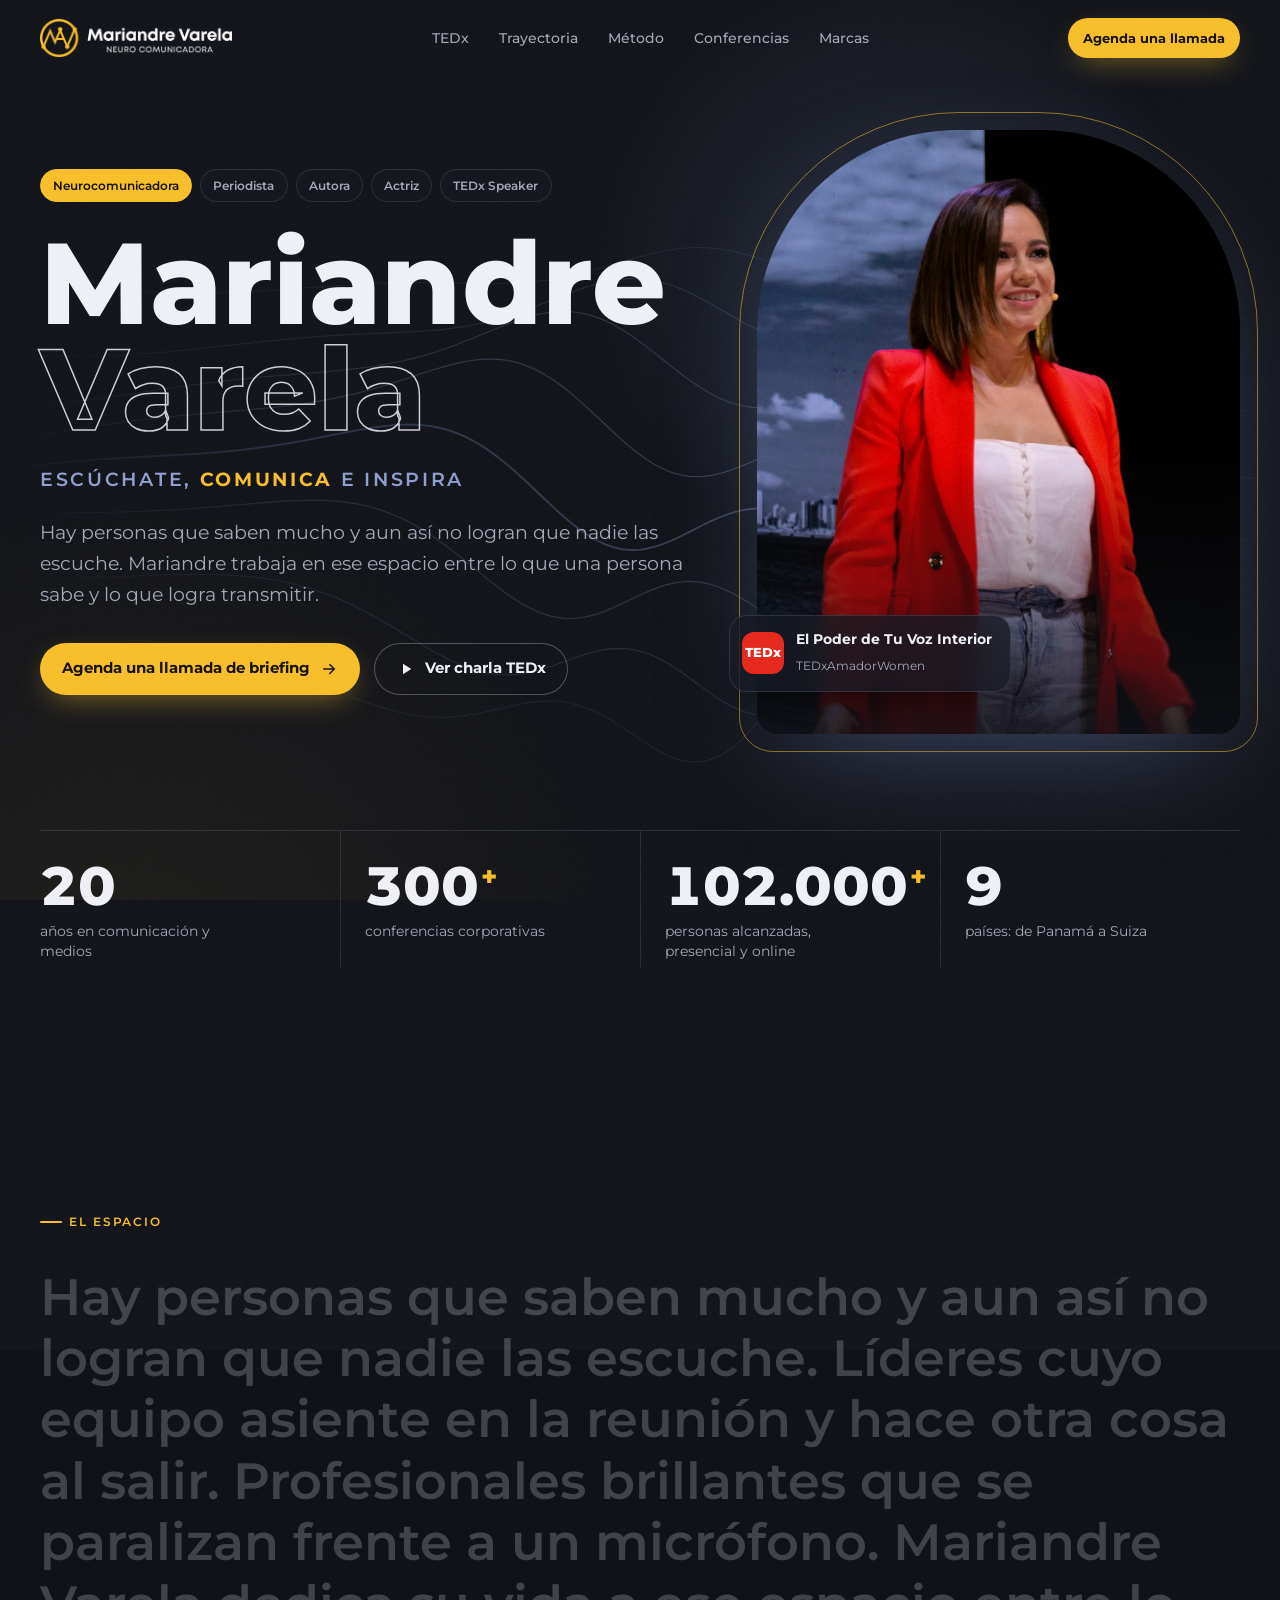
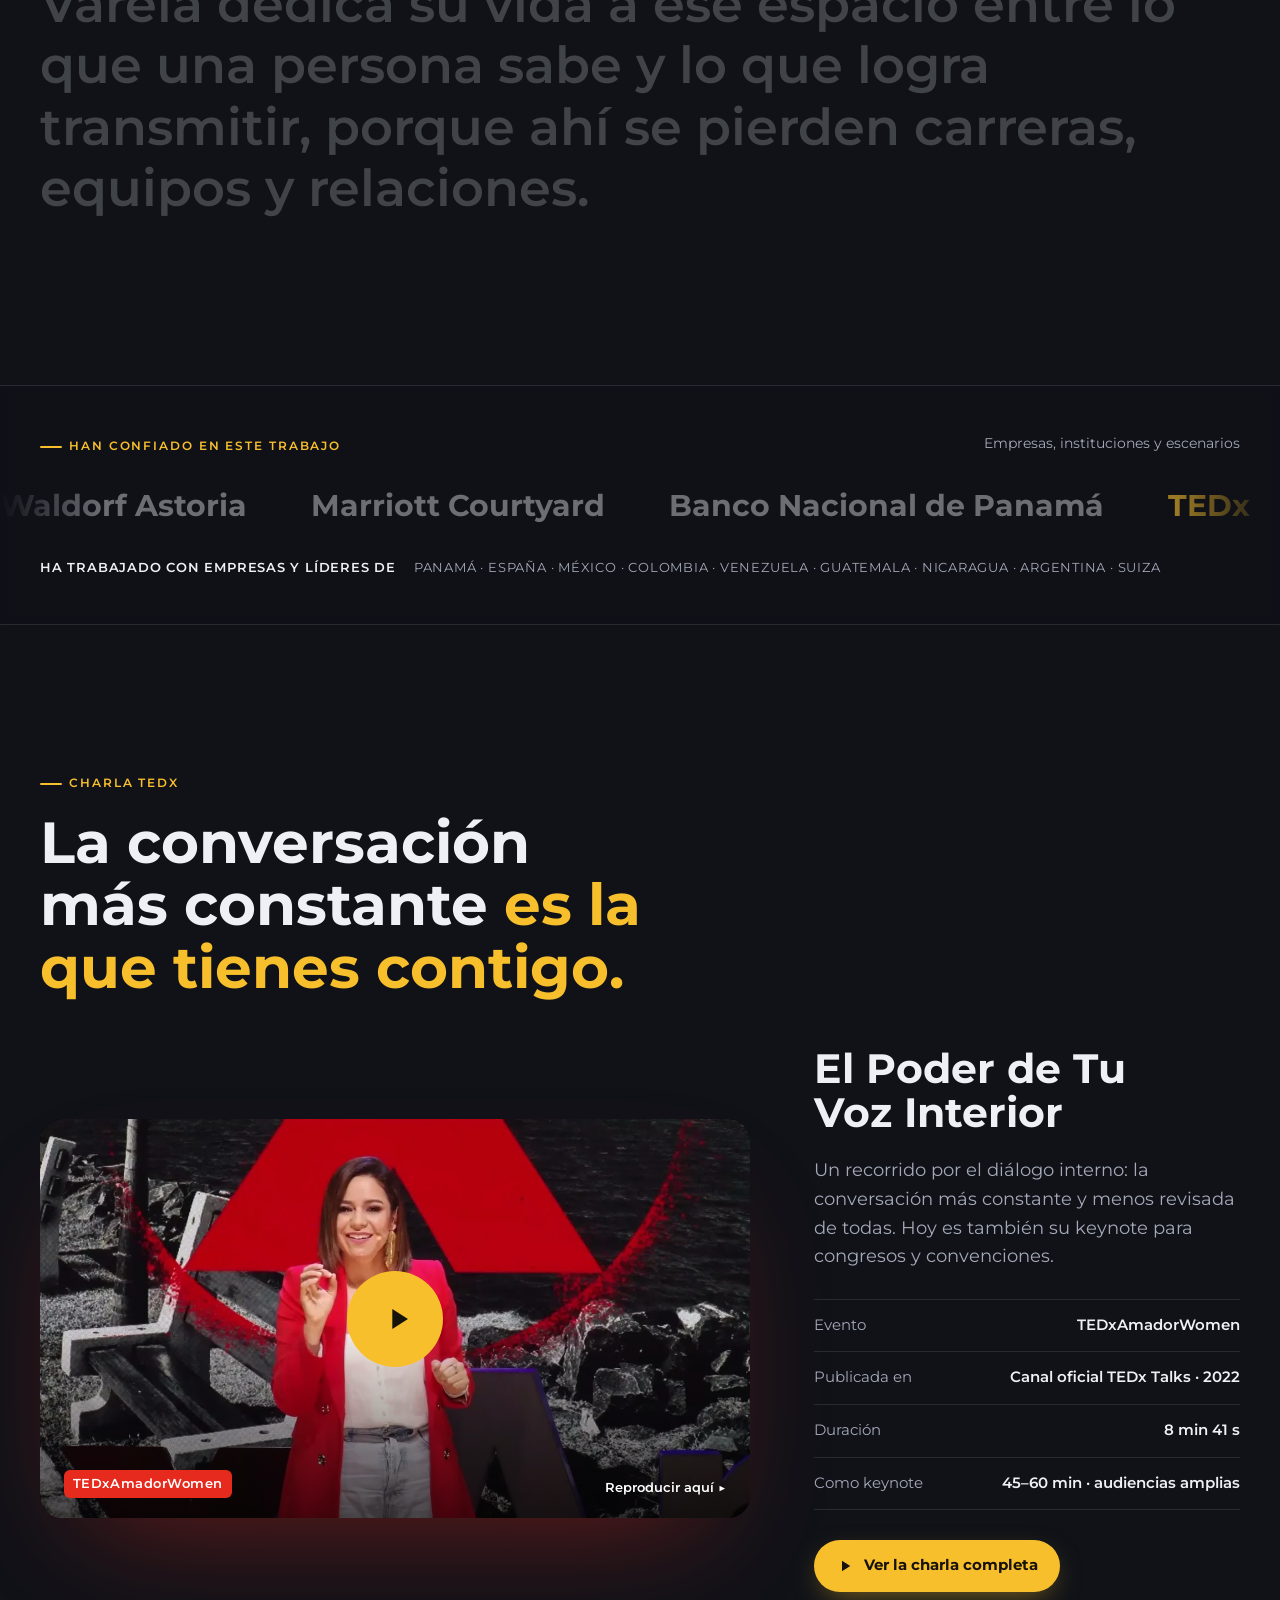
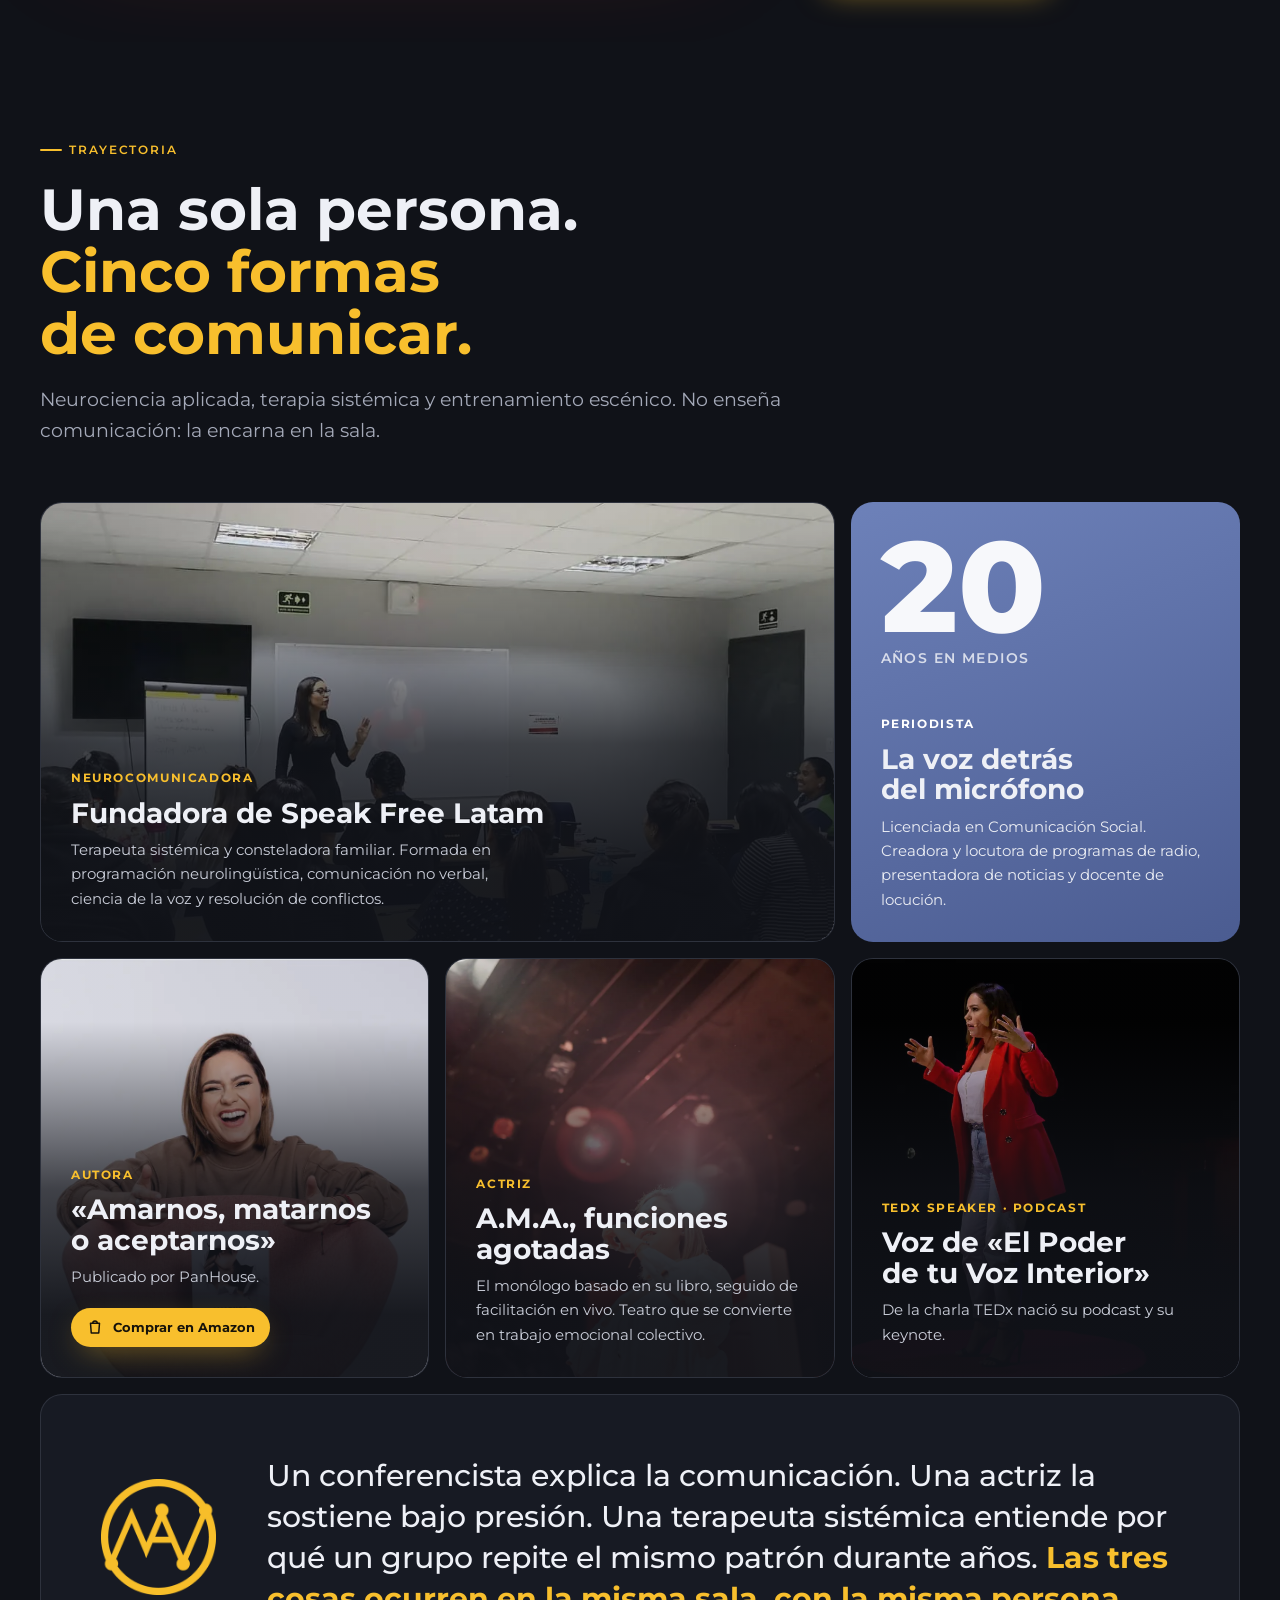
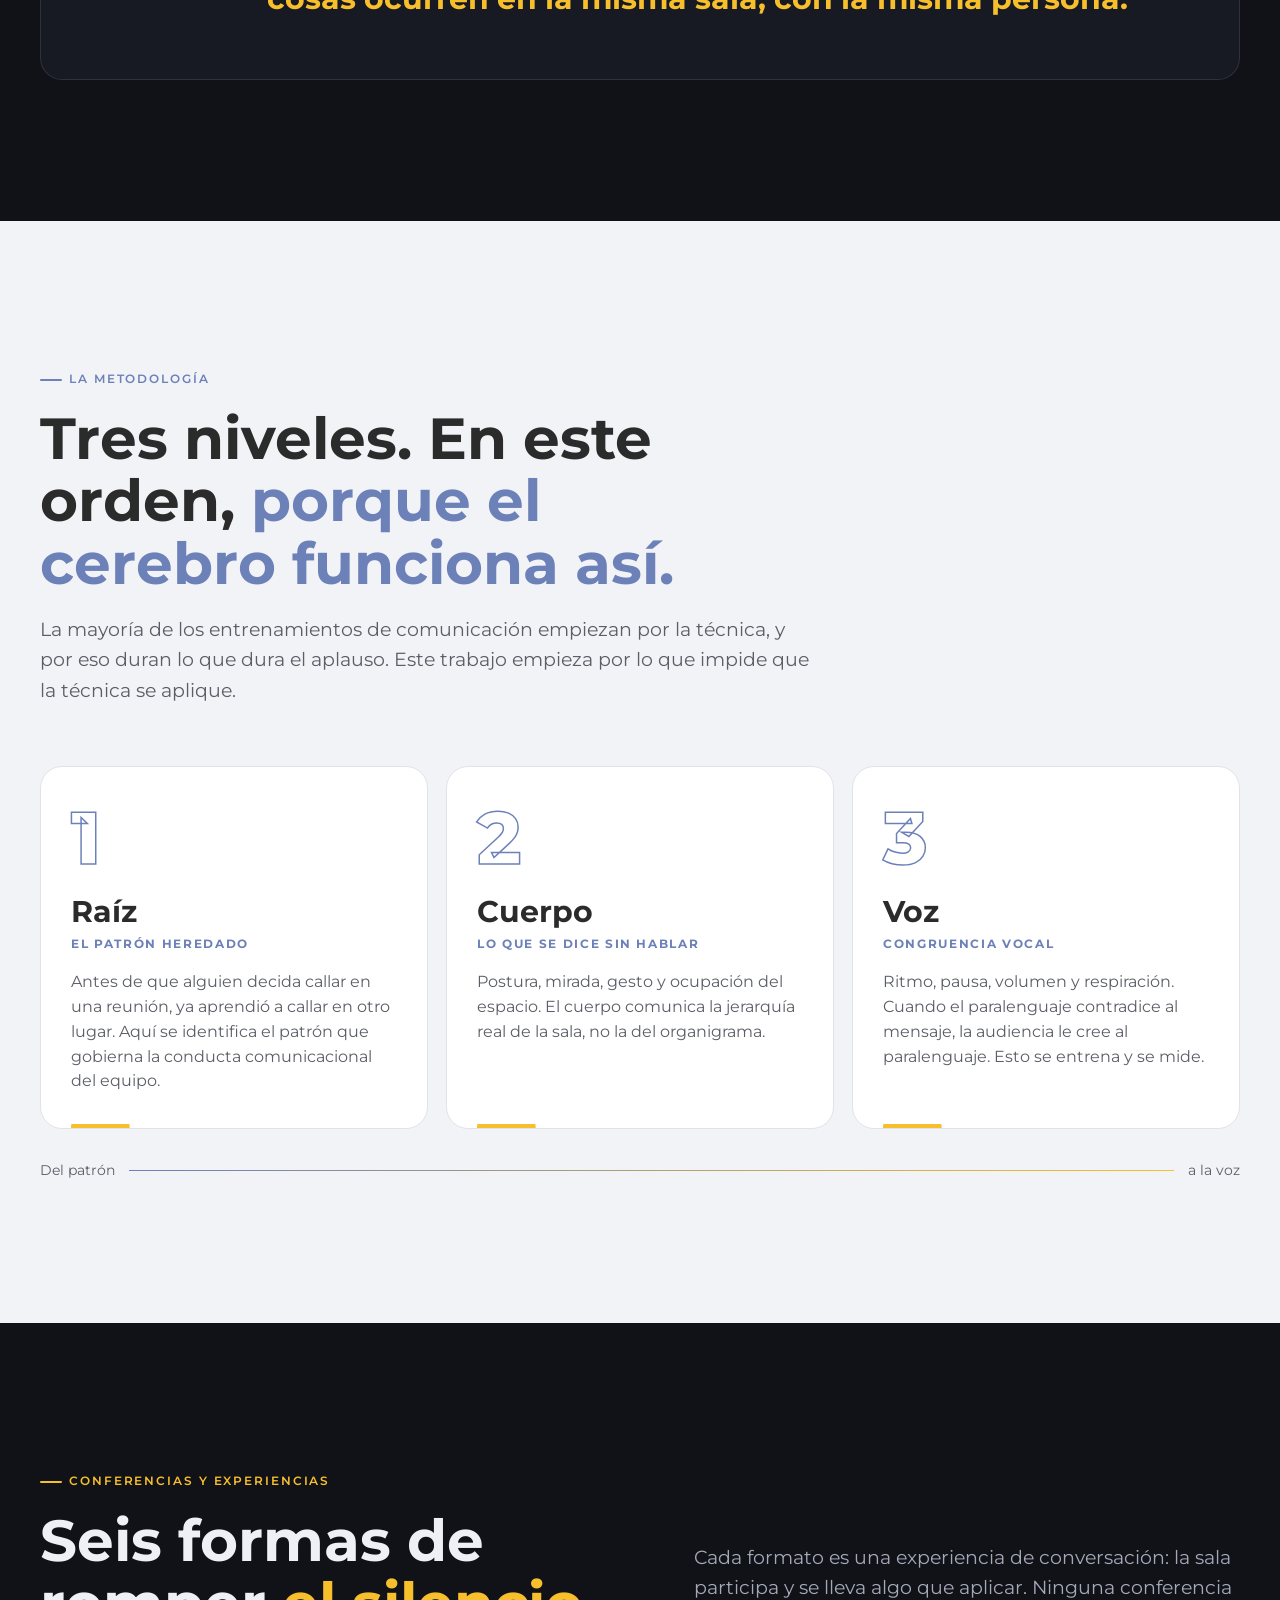
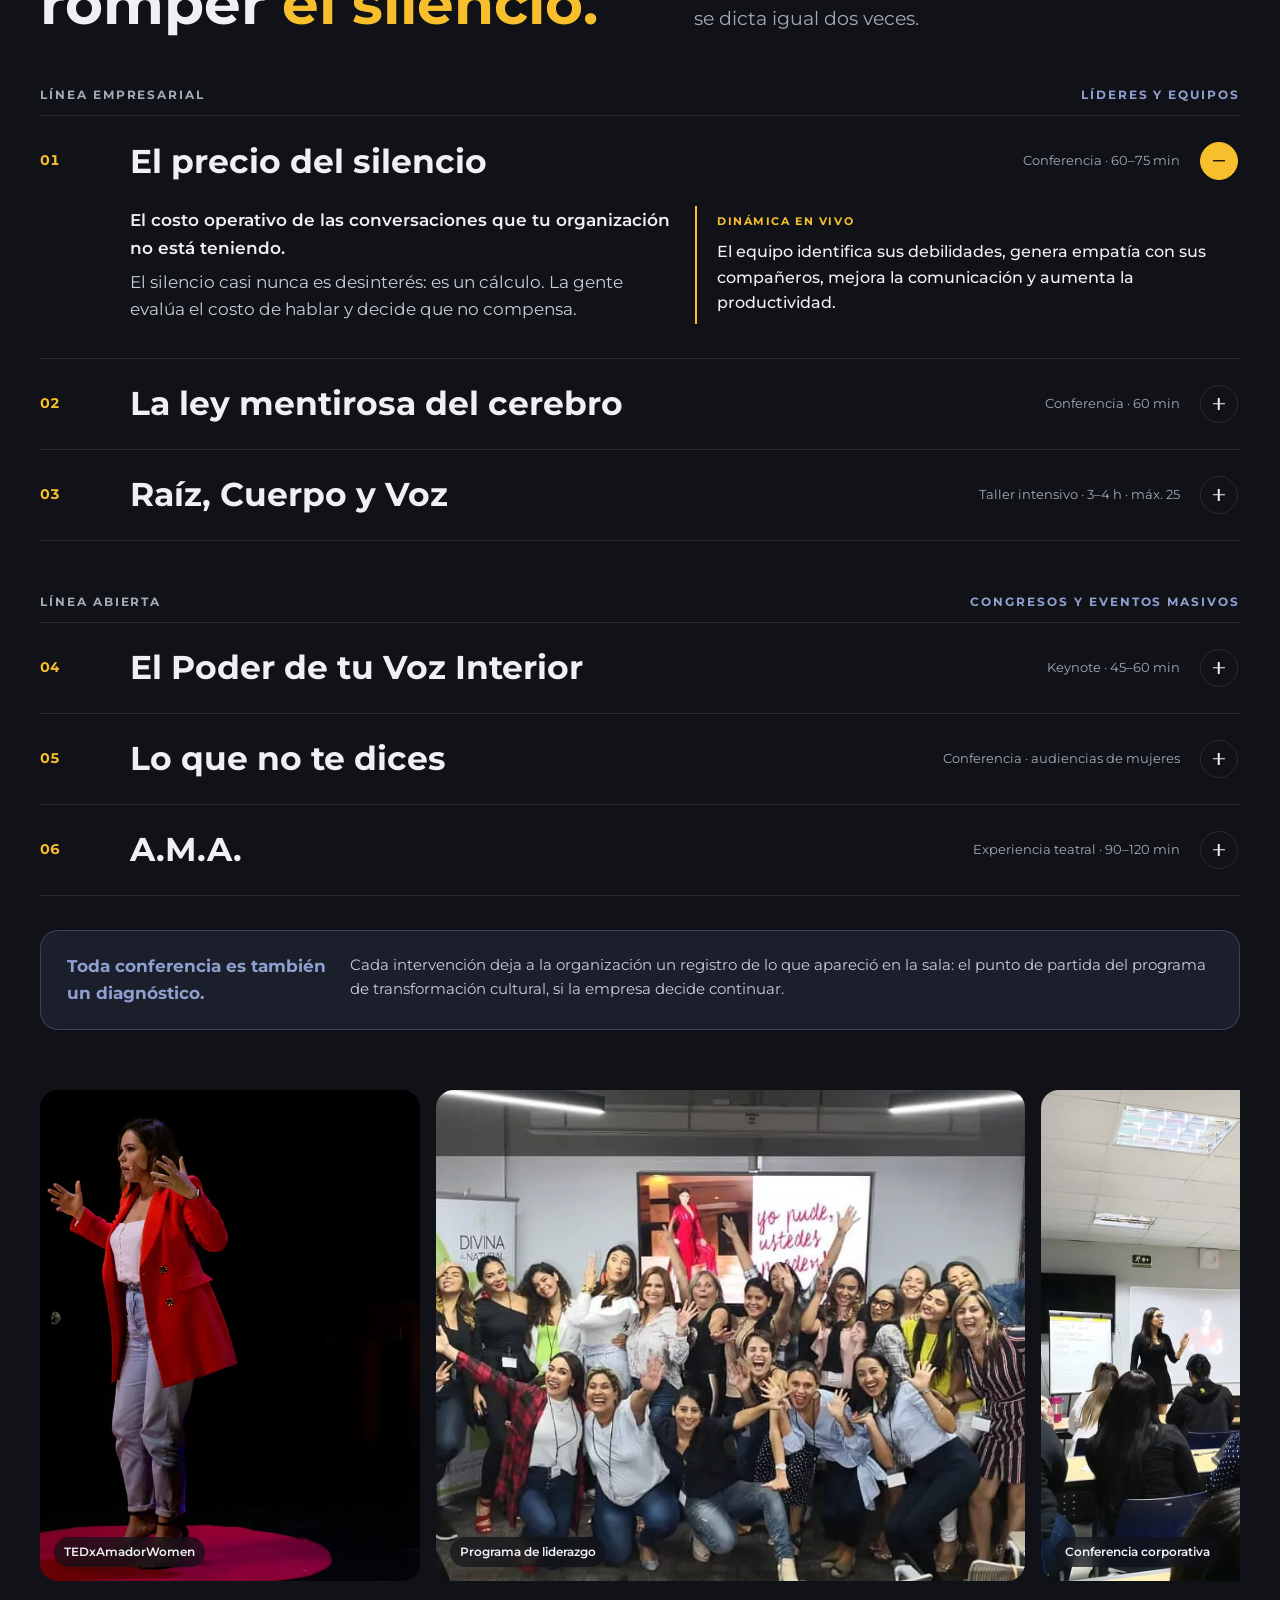
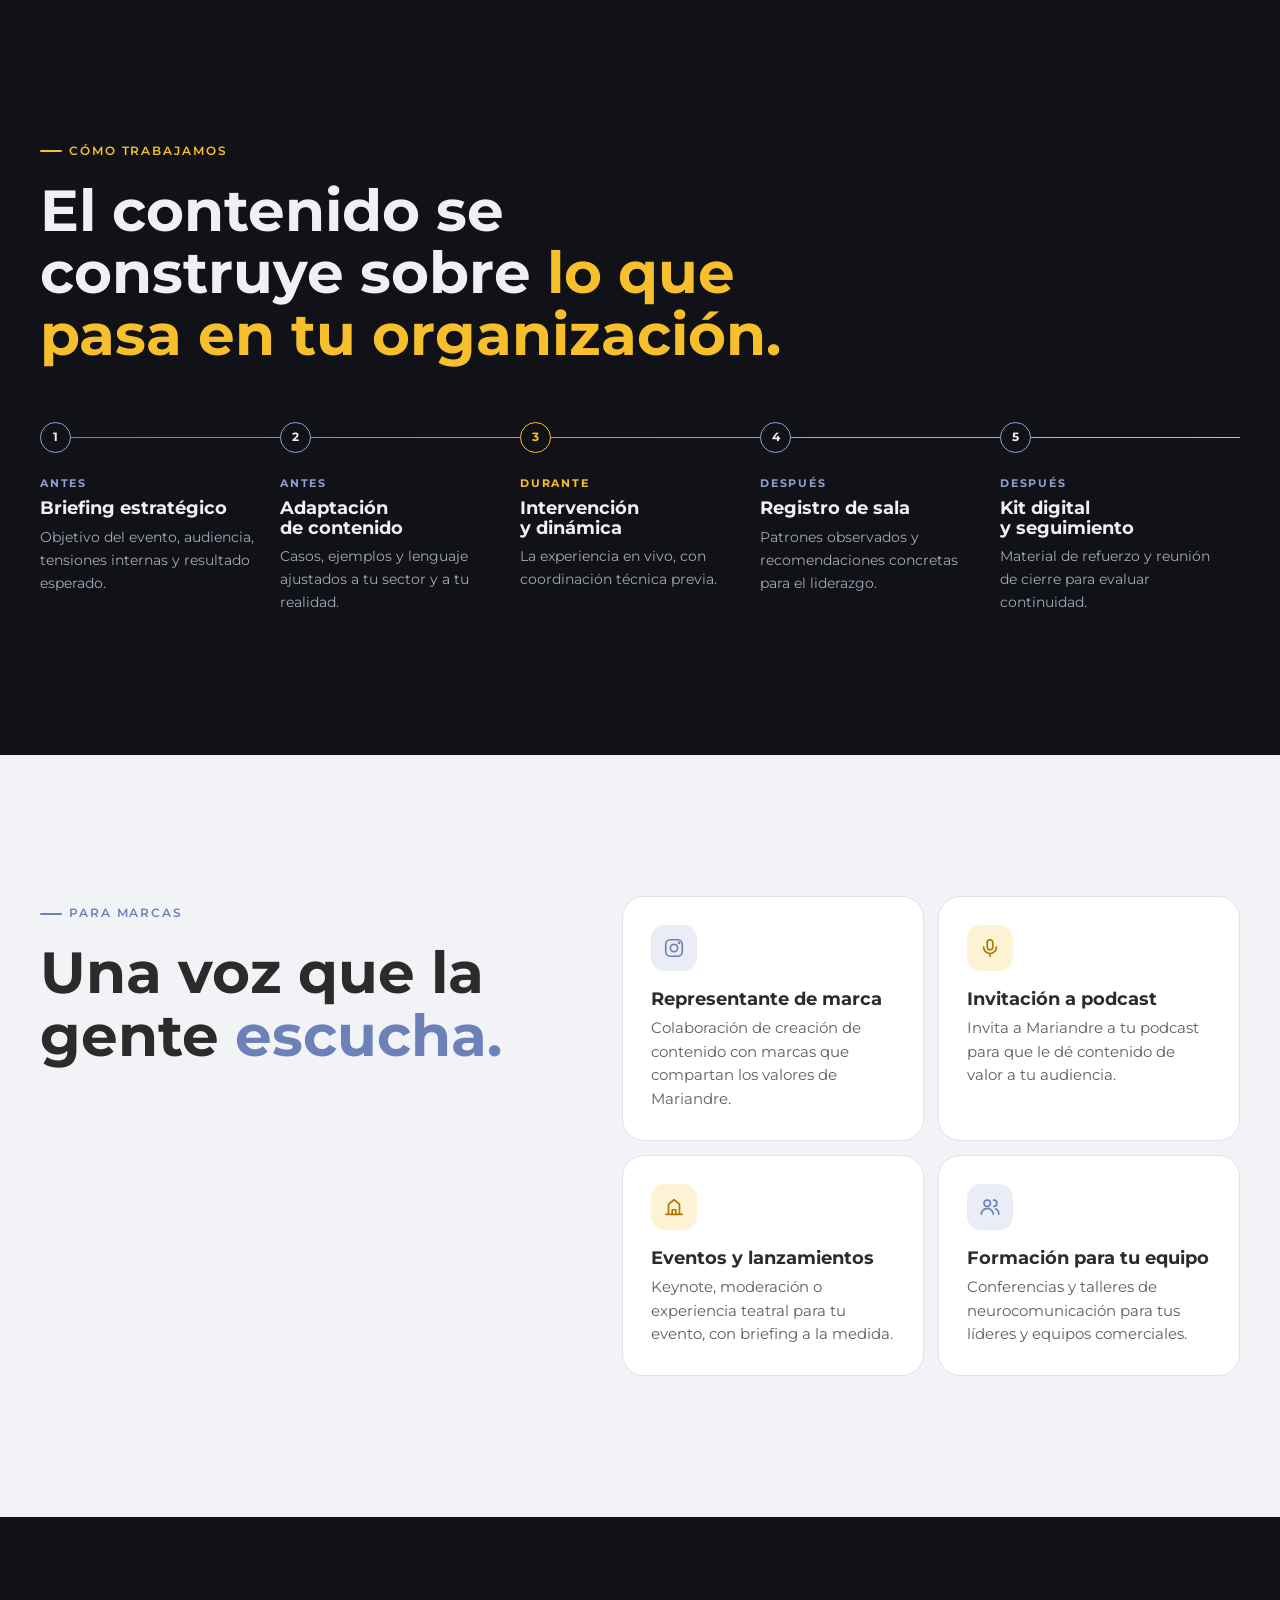
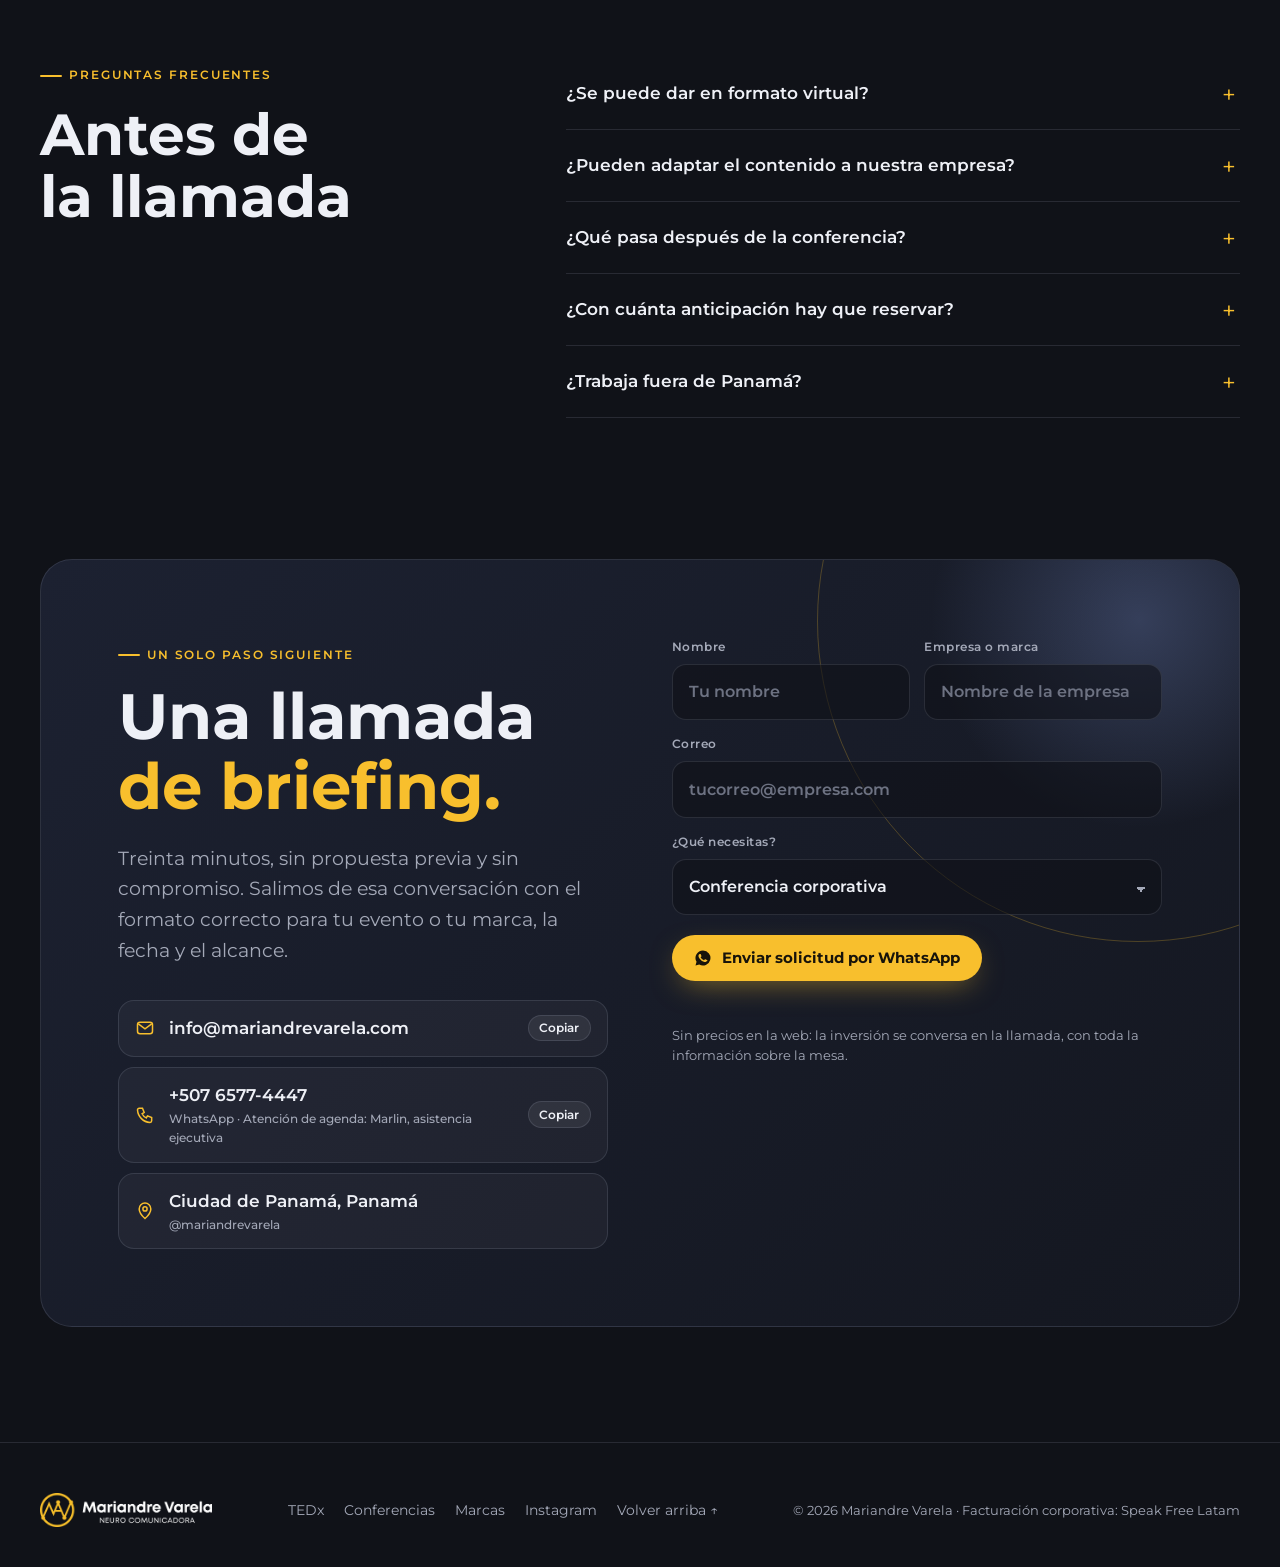
<file: index.html>
<!doctype html>
<html lang="es">
<head>
<meta charset="utf-8">
<meta name="viewport" content="width=device-width, initial-scale=1, viewport-fit=cover">
<title>Mariandre Varela</title>
<meta name="claude:viewport-fit-sides" content="cover">
<meta name="description" content="Mariandre Varela: neurocomunicadora, periodista, autora, actriz y TEDx Speaker. Conferencias, talleres y experiencias de comunicación para empresas y marcas en Panamá y Latinoamérica.">
<meta property="og:title" content="Mariandre Varela · Neurocomunicadora y TEDx Speaker">
<meta property="og:description" content="El espacio entre lo que una persona sabe y lo que logra transmitir.">
<meta property="og:image" content="https://mariandrevarela.com/assets/img/hero-mariandre.webp">
<meta property="og:url" content="https://mariandrevarela.com/">
<meta property="og:type" content="website">
<link rel="canonical" href="https://mariandrevarela.com/">
<link rel="icon" href="assets/img/logo-icon.png">
<link rel="preconnect" href="https://fonts.googleapis.com">
<link rel="preconnect" href="https://fonts.gstatic.com" crossorigin>
<link rel="stylesheet" href="https://fonts.googleapis.com/css2?family=Montserrat:ital,wght@0,300;0,400;0,500;0,600;0,700;0,800;1,400;1,500&display=swap">
<script type="application/ld+json">
{"@context":"https://schema.org","@type":"Person","name":"Mariandre Varela","alternateName":"María Andreína Varela","jobTitle":"Neurocomunicadora","description":"Neurocomunicadora, periodista, autora, actriz y TEDx Speaker. Fundadora de Speak Free Latam.","email":"info@mariandrevarela.com","address":{"@type":"PostalAddress","addressLocality":"Ciudad de Panamá","addressCountry":"PA"},"sameAs":["https://www.instagram.com/mariandrevarela/","https://www.youtube.com/watch?v=yBAM6JNJS58"]}
</script>
<style>
/* Layout: escenario oscuro con ondas de voz vivas; bandas alternas noche / claro; el amarillo solo marca la voz y la acción. */
:root{
  --night:#101218;      /* fondo escenario, neutro con sesgo azul */
  --night-2:#171a23;
  --night-3:#20242f;
  --line:rgba(214,222,245,.12);
  --text:#eef0f6;
  --muted:#a4a9b8;
  --blue:#6d81b9;       /* principal (libro de marca) */
  --blue-soft:#8fa0d0;
  --yellow:#f8bf2d;     /* acento (libro de marca) */
  --grey:#5b5e66;       /* secundario */
  --bronze:#3b362a;
  --paper:#f2f3f7;      /* banda clara, blanco frío */
  --paper-ink:#2b2b2b;
  --paper-muted:#5b5e66;
  --f:"Montserrat",ui-sans-serif,system-ui,-apple-system,"Segoe UI",Roboto,Arial,sans-serif;
  --r:22px;
  --wrap:1240px;
  color-scheme:dark;
}
*{box-sizing:border-box}
html{scroll-behavior:smooth;-webkit-text-size-adjust:100%}
body{margin:0;background:var(--night);color:var(--text);font-family:var(--f);font-size:17px;line-height:1.6;overflow-x:hidden;-webkit-font-smoothing:antialiased}
body::before{content:"";position:fixed;inset:0 0 auto;height:env(safe-area-inset-top,0px);z-index:60;background:var(--night)}
img{max-width:100%;display:block}
a{color:inherit}
h1,h2,h3,h4{margin:0;font-weight:700;letter-spacing:0;line-height:1.08;text-wrap:balance}
p{margin:0}
::selection{background:var(--yellow);color:#16130a}
:focus-visible{outline:2px solid var(--yellow);outline-offset:3px;border-radius:6px}
.wrap{max-width:var(--wrap);margin:0 auto;padding-left:max(20px,env(safe-area-inset-left,0px));padding-right:max(20px,env(safe-area-inset-right,0px))}
.eyebrow{font-size:.74rem;font-weight:600;letter-spacing:.16em;text-transform:uppercase;color:var(--yellow);display:inline-flex;align-items:center;gap:.6em}
.eyebrow::before{content:"";width:22px;height:2px;background:currentColor;border-radius:2px}
.h2{font-size:clamp(2rem,4.6vw,3.6rem);font-weight:700}
.h2 em{font-style:normal;color:var(--yellow)}
.lead{font-size:clamp(1.05rem,1.5vw,1.25rem);color:var(--muted);max-width:60ch}
section{position:relative}
.pad{padding-block:clamp(80px,11vw,150px)}

/* ---------- fondo vivo ---------- */
#voice{position:fixed;inset:0;width:100%;height:100%;z-index:0;pointer-events:none}
.glow{position:fixed;inset:0;z-index:0;pointer-events:none;background:radial-gradient(520px circle at var(--gx,70%) var(--gy,30%),rgba(109,129,185,.20),transparent 60%),radial-gradient(900px circle at 10% 110%,rgba(248,191,45,.06),transparent 60%)}
.grain{position:fixed;inset:-50%;z-index:1;pointer-events:none;opacity:.05;background-image:url("data:image/svg+xml;utf8,<svg xmlns='http://www.w3.org/2000/svg' width='160' height='160'><filter id='n'><feTurbulence type='fractalNoise' baseFrequency='.9' numOctaves='2' stitchTiles='stitch'/></filter><rect width='100%' height='100%' filter='url(%23n)'/></svg>")}
main,header,footer{position:relative;z-index:2}

/* ---------- nav ---------- */
.nav{position:fixed;top:env(safe-area-inset-top,0px);left:0;right:0;z-index:50;transition:background .4s,border-color .4s,backdrop-filter .4s;border-bottom:1px solid transparent}
.nav.scrolled{background:rgba(16,18,24,.72);backdrop-filter:blur(18px) saturate(140%);-webkit-backdrop-filter:blur(18px) saturate(140%);border-color:var(--line)}
.nav .wrap{display:flex;align-items:center;justify-content:space-between;gap:24px;height:76px}
.brand img{height:38px;width:auto}
.nav ul{display:flex;gap:30px;list-style:none;margin:0;padding:0}
.nav ul a{text-decoration:none;font-size:.86rem;font-weight:500;color:var(--muted);transition:color .2s}
.nav ul a:hover{color:var(--text)}
.btn{--bg:var(--yellow);display:inline-flex;align-items:center;gap:.7em;padding:.95em 1.5em;border-radius:999px;background:var(--bg);color:#17130a;font-weight:700;font-size:.92rem;text-decoration:none;border:0;cursor:pointer;font-family:inherit;position:relative;transition:transform .25s cubic-bezier(.2,.8,.2,1),box-shadow .25s;box-shadow:0 10px 30px -10px rgba(248,191,45,.55)}
.btn:hover{box-shadow:0 16px 40px -10px rgba(248,191,45,.75)}
.btn svg{width:18px;height:18px;flex:none}
.btn.ghost{background:transparent;color:var(--text);box-shadow:inset 0 0 0 1px rgba(238,240,246,.28)}
.btn.ghost:hover{box-shadow:inset 0 0 0 1px var(--text)}
.btn.sm{padding:.7em 1.15em;font-size:.82rem}
.menu-btn{display:none;background:none;border:0;color:var(--text);width:44px;height:44px;padding:10px;cursor:pointer}
.menu-btn span{display:block;height:2px;background:currentColor;margin:6px 0;border-radius:2px;transition:transform .3s,opacity .3s}
.menu-open .menu-btn span:nth-child(1){transform:translateY(8px) rotate(45deg)}
.menu-open .menu-btn span:nth-child(2){opacity:0}
.menu-open .menu-btn span:nth-child(3){transform:translateY(-8px) rotate(-45deg)}
.mobile-menu{position:fixed;inset:0;z-index:45;background:rgba(16,18,24,.96);backdrop-filter:blur(10px);display:flex;flex-direction:column;justify-content:center;gap:8px;padding:100px max(28px,env(safe-area-inset-left,0px)) 40px;opacity:0;pointer-events:none;transition:opacity .35s}
.menu-open .mobile-menu{opacity:1;pointer-events:auto}
.mobile-menu a{font-size:2rem;font-weight:700;text-decoration:none;padding:6px 0}
.mobile-menu .btn{margin-top:24px;align-self:flex-start;font-size:1rem}

/* ---------- hero ---------- */
.hero{padding-top:calc(130px + env(safe-area-inset-top,0px));padding-bottom:70px}
.hero-grid{display:grid;grid-template-columns:1.15fr .85fr;gap:clamp(30px,5vw,80px);align-items:center}
.roles{display:flex;flex-wrap:wrap;gap:8px;margin-bottom:28px}
.roles span{font-size:.76rem;font-weight:600;padding:.5em 1em;border-radius:999px;border:1px solid var(--line);color:var(--muted);background:rgba(23,26,35,.5);backdrop-filter:blur(6px)}
.roles span.on{color:#17130a;background:var(--yellow);border-color:var(--yellow)}
.hero h1{font-size:clamp(3.2rem,9vw,7.6rem);font-weight:800;line-height:.92;letter-spacing:0}
.hero h1 .l2{display:block;color:transparent;-webkit-text-stroke:1.5px rgba(238,240,246,.85)}
.slogan{margin-top:22px;font-size:clamp(1rem,1.6vw,1.2rem);font-weight:600;letter-spacing:.14em;text-transform:uppercase;color:var(--blue-soft)}
.slogan b{color:var(--yellow);font-weight:700}
.hero .lead{margin-top:22px}
.hero-ctas{display:flex;flex-wrap:wrap;gap:14px;margin-top:34px}
.portrait{position:relative;aspect-ratio:4/5;max-width:100%;border-radius:200px 200px var(--r) var(--r);overflow:hidden;background:var(--night-2);box-shadow:0 40px 120px -40px rgba(109,129,185,.55)}
.portrait img{width:100%;height:100%;object-fit:cover;object-position:35% 20%;transform:scale(1.04);transition:transform 1.2s cubic-bezier(.2,.8,.2,1)}
.portrait::after{content:"";position:absolute;inset:0;background:linear-gradient(180deg,transparent 55%,rgba(16,18,24,.85))}
.portrait-wrap{position:relative}
.ring{position:absolute;inset:-18px;border-radius:220px 220px 34px 34px;border:1.5px solid rgba(248,191,45,.55);pointer-events:none}
.badge{position:absolute;left:-28px;bottom:42px;z-index:3;display:flex;align-items:center;gap:12px;padding:12px 18px 12px 12px;border-radius:18px;background:rgba(23,26,35,.78);backdrop-filter:blur(14px);border:1px solid var(--line);box-shadow:0 20px 50px -20px #000}
.badge .x{width:42px;height:42px;border-radius:12px;background:#e62b1e;display:grid;place-items:center;font-weight:800;color:#fff;font-size:.8rem}
.badge b{display:block;font-size:.9rem}
.badge small{color:var(--muted);font-size:.74rem}
.wave-tag{position:absolute;right:18px;top:26px;z-index:3;display:flex;gap:3px;align-items:center;height:26px}
.wave-tag i{width:3px;border-radius:2px;background:var(--yellow);animation:eq 1.1s ease-in-out infinite;height:30%}
.wave-tag i:nth-child(2){animation-delay:-.2s}.wave-tag i:nth-child(3){animation-delay:-.5s}.wave-tag i:nth-child(4){animation-delay:-.8s}.wave-tag i:nth-child(5){animation-delay:-.35s}
@keyframes eq{0%,100%{height:25%}50%{height:100%}}

.stats{margin-top:clamp(56px,8vw,96px);display:grid;grid-template-columns:repeat(4,1fr);border-top:1px solid var(--line)}
.stat{padding:28px 24px 6px 0;min-width:0}
.stat + .stat{padding-left:24px;border-left:1px solid var(--line)}
.stat .n{font-size:clamp(2.2rem,4.2vw,3.6rem);font-weight:800;line-height:1;font-variant-numeric:tabular-nums;white-space:nowrap}
.stat .n sup{font-size:.5em;color:var(--yellow);vertical-align:.7em;margin-left:2px}
.stat p{margin-top:10px;color:var(--muted);font-size:.88rem;line-height:1.4;max-width:22ch}

/* ---------- manifiesto ---------- */
.manifesto{padding-block:clamp(90px,13vw,190px)}
.manifesto .eyebrow{margin-bottom:34px}
.mtext{font-size:clamp(1.7rem,4vw,3.3rem);font-weight:600;line-height:1.2;max-width:22ch;max-width:none}
.mtext .w{opacity:.22;transition:opacity .25s linear,color .25s}
.mtext .w.on{opacity:1}
.mtext .hl.on{color:var(--yellow)}

/* ---------- clientes ---------- */
.trust{padding-block:46px;border-block:1px solid var(--line);background:rgba(16,18,24,.55);backdrop-filter:blur(4px)}
.trust .head{display:flex;justify-content:space-between;align-items:baseline;gap:20px;flex-wrap:wrap;margin-bottom:26px}
.trust .head p{color:var(--muted);font-size:.86rem}
.marquee{overflow:hidden;-webkit-mask-image:linear-gradient(90deg,transparent,#000 8%,#000 92%,transparent);mask-image:linear-gradient(90deg,transparent,#000 8%,#000 92%,transparent)}
.track{display:flex;gap:64px;width:max-content;animation:mq 42s linear infinite}
.marquee:hover .track{animation-play-state:paused}
.track span{font-size:clamp(1.25rem,2.4vw,1.9rem);font-weight:700;white-space:nowrap;color:rgba(238,240,246,.42);transition:color .3s}
.track span:hover{color:var(--text)}
.track span.ev{color:rgba(248,191,45,.6)}
@keyframes mq{to{transform:translateX(-50%)}}
.countries{margin-top:26px;display:flex;flex-wrap:wrap;gap:8px 18px;color:var(--muted);font-size:.82rem;letter-spacing:.06em;text-transform:uppercase}
.countries b{color:var(--text);font-weight:600}

/* ---------- TEDx ---------- */
.ted-grid{display:grid;grid-template-columns:1.25fr .75fr;gap:clamp(30px,5vw,70px);align-items:center;margin-top:48px}
.ted-card{position:relative;display:block;border-radius:var(--r);overflow:hidden;aspect-ratio:16/9;max-width:100%;text-decoration:none;background:#000;box-shadow:0 50px 120px -50px rgba(230,43,30,.45);transform-style:preserve-3d;transition:transform .5s cubic-bezier(.2,.8,.2,1)}
.ted-card img{width:100%;height:100%;object-fit:cover;transition:transform 1s cubic-bezier(.2,.8,.2,1),filter .6s}
.ted-card:hover img{transform:scale(1.05);filter:brightness(.8)}
.ted-card::after{content:"";position:absolute;inset:0;background:linear-gradient(0deg,rgba(0,0,0,.65),transparent 50%)}
.play{position:absolute;left:50%;top:50%;z-index:2;width:96px;height:96px;margin:-48px 0 0 -48px;border-radius:50%;display:grid;place-items:center;background:var(--yellow);color:#17130a;box-shadow:0 0 0 0 rgba(248,191,45,.6);animation:pulse 2.4s infinite}
.play svg{width:34px;height:34px;margin-left:5px}
@keyframes pulse{0%{box-shadow:0 0 0 0 rgba(248,191,45,.55)}70%{box-shadow:0 0 0 26px rgba(248,191,45,0)}100%{box-shadow:0 0 0 0 rgba(248,191,45,0)}}
.ted-meta{position:absolute;left:24px;right:24px;bottom:20px;z-index:2;display:flex;justify-content:space-between;align-items:flex-end;gap:12px;color:#fff;font-size:.8rem;font-weight:600}
.ted-meta .tx{background:#e62b1e;padding:.3em .7em;border-radius:6px;letter-spacing:.04em}
.ted-info h3{font-size:clamp(1.8rem,3.2vw,2.6rem)}
.ted-info .q{margin-top:22px;font-size:1.12rem;color:var(--muted)}
.facts{margin-top:28px;display:grid;gap:0;border-top:1px solid var(--line)}
.facts div{display:flex;justify-content:space-between;gap:16px;padding:14px 0;border-bottom:1px solid var(--line);font-size:.92rem}
.facts span{color:var(--muted)}
.facts b{font-weight:600;text-align:right}
.ted-info .btn{margin-top:30px}

/* ---------- facetas (bento) ---------- */
.bento{margin-top:56px;display:grid;grid-template-columns:repeat(6,1fr);grid-auto-rows:minmax(150px,auto);gap:16px}
.cell{position:relative;border-radius:var(--r);overflow:hidden;background:var(--night-2);border:1px solid var(--line);padding:30px;display:flex;flex-direction:column;justify-content:flex-end;min-width:0;isolation:isolate}
.cell::before{content:"";position:absolute;inset:0;z-index:1;pointer-events:none;background:radial-gradient(380px circle at var(--mx,50%) var(--my,50%),rgba(248,191,45,.12),transparent 60%);opacity:0;transition:opacity .4s}
.cell:hover::before{opacity:1}
.cell .bg{position:absolute;inset:0;z-index:-1}
.cell .bg img{width:100%;height:100%;object-fit:cover;transition:transform 1.2s cubic-bezier(.2,.8,.2,1)}
.cell:hover .bg img{transform:scale(1.06)}
.cell .bg::after{content:"";position:absolute;inset:0;background:linear-gradient(180deg,rgba(16,18,24,.1) 15%,rgba(16,18,24,.78) 55%,rgba(16,18,24,.96) 85%)}
.cell .tag{font-size:.72rem;font-weight:700;letter-spacing:.14em;text-transform:uppercase;color:var(--yellow);margin-bottom:10px}
.cell h3{font-size:clamp(1.4rem,2.2vw,1.9rem)}
.cell p{margin-top:10px;color:#c9cdd8;font-size:.95rem;max-width:46ch}
.c-neuro{grid-column:span 4;grid-row:span 2;min-height:440px}
.c-period{grid-column:span 2;grid-row:span 2;background:linear-gradient(160deg,var(--blue),#4b5c91);border:0}
.c-period .big{font-size:clamp(5rem,10vw,8.5rem);font-weight:800;line-height:.85;margin-bottom:auto;color:rgba(255,255,255,.95)}
.c-period .big small{font-size:clamp(.78rem,1.1vw,.92rem);display:block;font-weight:600;letter-spacing:.1em;text-transform:uppercase;margin-top:12px;color:rgba(255,255,255,.75)}
.c-period p{color:rgba(255,255,255,.88)}
.c-period .tag{color:#fff}
.c-autora{grid-column:span 2;grid-row:span 2;min-height:420px}
.c-actriz{grid-column:span 2;grid-row:span 2;min-height:420px}
.c-tedx{grid-column:span 2;grid-row:span 2;min-height:420px}
.cell .buy{align-self:flex-start;margin-top:18px;position:relative;z-index:2}
.cross{margin-top:16px;border-radius:var(--r);padding:clamp(30px,5vw,60px);background:var(--night-2);border:1px solid var(--line);display:grid;grid-template-columns:auto 1fr;gap:clamp(24px,4vw,56px);align-items:center}
.cross img{width:clamp(70px,9vw,120px);height:auto}
.cross blockquote{margin:0;font-size:clamp(1.25rem,2.4vw,1.9rem);font-weight:500;line-height:1.35}
.cross blockquote strong{color:var(--yellow);font-weight:700}

/* ---------- banda clara: método ---------- */
.light{background:var(--paper);color:var(--paper-ink)}
.light .eyebrow{color:var(--blue)}
.light .lead{color:var(--paper-muted)}
.light .h2 em{color:var(--blue)}
.method{display:grid;grid-template-columns:repeat(3,1fr);gap:18px;margin-top:60px;counter-reset:m}
.step{position:relative;padding:34px 30px 34px;border-radius:var(--r);background:#fff;border:1px solid #e1e3ea;min-width:0;transition:transform .4s cubic-bezier(.2,.8,.2,1),box-shadow .4s}
.step:hover{transform:translateY(-6px);box-shadow:0 30px 60px -30px rgba(43,43,43,.25)}
.step .num{font-size:4.6rem;font-weight:800;line-height:1;color:transparent;-webkit-text-stroke:1.5px var(--blue)}
.step h3{margin-top:22px;font-size:1.9rem}
.step .sub{margin-top:6px;font-size:.74rem;font-weight:700;letter-spacing:.14em;text-transform:uppercase;color:var(--blue)}
.step p{margin-top:16px;color:var(--paper-muted);font-size:.97rem}
.step .bar{position:absolute;left:30px;right:30px;bottom:0;height:4px;border-radius:4px 4px 0 0;background:var(--yellow);transform:scaleX(.18);transform-origin:left;transition:transform .6s cubic-bezier(.2,.8,.2,1)}
.step:hover .bar{transform:scaleX(1)}
.arrow-row{display:flex;align-items:center;gap:14px;margin-top:30px;color:var(--paper-muted);font-size:.9rem}
.arrow-row i{flex:1;height:1px;background:linear-gradient(90deg,var(--blue),var(--yellow))}

/* ---------- experiencias ---------- */
.xp-head{display:flex;justify-content:space-between;align-items:flex-end;gap:30px;flex-wrap:wrap}
.xp-line{margin-top:54px}
.xp-line > h4{font-size:.76rem;font-weight:700;letter-spacing:.16em;text-transform:uppercase;color:var(--muted);padding-bottom:14px;border-bottom:1px solid var(--line);display:flex;justify-content:space-between;gap:12px;flex-wrap:wrap}
.xp-line > h4 span{color:var(--blue-soft)}
.xp{border-bottom:1px solid var(--line)}
.xp summary{list-style:none;cursor:pointer;display:grid;grid-template-columns:70px 1fr auto 40px;gap:20px;align-items:center;padding:26px 0;transition:padding .35s}
.xp summary::-webkit-details-marker{display:none}
.xp .i{font-size:.9rem;font-weight:700;color:var(--yellow);font-variant-numeric:tabular-nums}
.xp .t{font-size:clamp(1.3rem,2.6vw,2.2rem);font-weight:700;line-height:1.1;transition:transform .35s cubic-bezier(.2,.8,.2,1),color .3s}
.xp:hover .t{transform:translateX(10px)}
.xp .d{font-size:.82rem;color:var(--muted);text-align:right;white-space:nowrap}
.xp .pm{width:38px;height:38px;border-radius:50%;border:1px solid var(--line);position:relative;transition:background .3s,border-color .3s}
.xp .pm::before,.xp .pm::after{content:"";position:absolute;left:50%;top:50%;width:12px;height:1.5px;background:var(--text);transform:translate(-50%,-50%);transition:transform .3s}
.xp .pm::after{transform:translate(-50%,-50%) rotate(90deg)}
.xp[open] .pm{background:var(--yellow);border-color:var(--yellow)}
.xp[open] .pm::before,.xp[open] .pm::after{background:#17130a}
.xp[open] .pm::after{transform:translate(-50%,-50%) rotate(0)}
.xp-body{display:grid;grid-template-columns:70px 1fr 1fr;gap:20px;padding:0 0 34px}
.xp-body > div{min-width:0}
.xp-body .idea{grid-column:2;color:#c9cdd8}
.xp-body .idea b{display:block;font-size:1.08rem;color:var(--text);margin-bottom:8px;font-weight:600}
.dyn{grid-column:3;border-left:2px solid var(--yellow);padding-left:20px}
.dyn small{font-size:.7rem;font-weight:700;letter-spacing:.14em;text-transform:uppercase;color:var(--yellow)}
.dyn b{display:block;margin:4px 0 8px;font-size:1.05rem}
.dyn p{color:var(--muted);font-size:.93rem}
.dyn .dyn-main{margin-top:6px;color:var(--text);font-size:1rem;font-weight:500}
.follow{position:fixed;left:0;top:0;z-index:40;width:300px;aspect-ratio:4/3;border-radius:16px;overflow:hidden;pointer-events:none;opacity:0;transform:translate3d(-50%,-50%,0) scale(.85);transition:opacity .3s,transform .3s;box-shadow:0 30px 80px -20px #000}
.follow.show{opacity:1}
.follow img{width:100%;height:100%;object-fit:cover}
.note{margin-top:34px;display:flex;gap:16px;align-items:flex-start;padding:22px 26px;border-radius:18px;background:rgba(109,129,185,.12);border:1px solid rgba(109,129,185,.35)}
.note b{color:var(--blue-soft)}
.note p{color:#c9cdd8;font-size:.95rem}

/* ---------- galería ---------- */
.reel{margin-top:60px;display:flex;gap:16px;overflow-x:auto;scroll-snap-type:x mandatory;padding-bottom:12px;scrollbar-width:thin;scrollbar-color:var(--grey) transparent}
.reel figure{margin:0;flex:0 0 clamp(240px,30vw,380px);scroll-snap-align:start;border-radius:18px;overflow:hidden;position:relative;aspect-ratio:4/5;background:var(--night-2)}
.reel figure.w{flex-basis:clamp(300px,46vw,600px);aspect-ratio:3/2.5}
.reel img{width:100%;height:100%;object-fit:cover;transition:transform 1s cubic-bezier(.2,.8,.2,1)}
.reel figure:hover img{transform:scale(1.05)}
.reel figcaption{position:absolute;left:14px;bottom:14px;font-size:.75rem;font-weight:600;padding:.45em .85em;border-radius:999px;background:rgba(16,18,24,.7);backdrop-filter:blur(8px)}

/* ---------- proceso ---------- */
.process{margin-top:56px;display:grid;grid-template-columns:repeat(5,1fr);gap:0;position:relative}
.process::before{content:"";position:absolute;left:0;right:0;top:15px;height:1px;background:linear-gradient(90deg,var(--blue),var(--yellow))}
.pstep{padding-right:22px;min-width:0}
.pstep .dot{width:31px;height:31px;border-radius:50%;background:var(--night);border:1.5px solid var(--blue-soft);display:grid;place-items:center;font-size:.72rem;font-weight:700;position:relative}
.pstep.d .dot{border-color:var(--yellow);color:var(--yellow)}
.pstep small{display:block;margin-top:22px;font-size:.7rem;font-weight:700;letter-spacing:.16em;text-transform:uppercase;color:var(--blue-soft)}
.pstep.d small{color:var(--yellow)}
.pstep h4{margin-top:6px;font-size:1.12rem}
.pstep p{margin-top:8px;color:var(--muted);font-size:.9rem}

/* ---------- marcas ---------- */
.brands{display:grid;grid-template-columns:.9fr 1.1fr;gap:clamp(30px,6vw,90px);align-items:start}
.brands .lead{margin-top:22px}
.offers{display:grid;grid-template-columns:1fr 1fr;gap:14px}
.offer{padding:28px;border-radius:var(--r);background:#fff;border:1px solid #e1e3ea;min-width:0;position:relative;overflow:hidden;transition:transform .4s cubic-bezier(.2,.8,.2,1),box-shadow .4s}
.offer:hover{transform:translateY(-5px);box-shadow:0 28px 60px -30px rgba(43,43,43,.3)}
.offer .ic{width:46px;height:46px;border-radius:14px;display:grid;place-items:center;background:rgba(109,129,185,.14);color:var(--blue)}
.offer:nth-child(2) .ic,.offer:nth-child(3) .ic{background:rgba(248,191,45,.2);color:#a87800}
.offer .ic svg{width:22px;height:22px}
.offer h4{margin-top:18px;font-size:1.15rem}
.offer p{margin-top:8px;color:var(--paper-muted);font-size:.93rem}
.values{margin-top:34px;display:flex;flex-wrap:wrap;gap:8px}
.values span{font-size:.8rem;font-weight:600;padding:.55em 1em;border-radius:999px;background:#fff;border:1px solid #e1e3ea;color:var(--paper-ink)}
.light .btn.ghost{color:var(--paper-ink);box-shadow:inset 0 0 0 1px rgba(43,43,43,.3)}
.brand-ctas{display:flex;flex-wrap:wrap;gap:12px;margin-top:34px}

/* ---------- testimonio + prensa ---------- */
.testi{display:grid;grid-template-columns:1fr 1fr;gap:16px}
.quote{border-radius:var(--r);padding:clamp(30px,4vw,50px);background:var(--night-2);border:1px solid var(--line);min-width:0}
.quote .mk{font-size:5rem;line-height:.6;color:var(--yellow);font-weight:800;height:40px}
.quote p{font-size:clamp(1.15rem,1.9vw,1.45rem);font-weight:500;line-height:1.45}
.quote footer{margin-top:22px;color:var(--muted);font-size:.86rem}
.press{display:grid;gap:12px;min-width:0}
.press a,.press .pitem{display:flex;align-items:center;gap:18px;padding:20px 24px;border-radius:18px;background:rgba(23,26,35,.7);border:1px solid var(--line);text-decoration:none;transition:border-color .3s,transform .3s}
.press a:hover{border-color:rgba(248,191,45,.6);transform:translateX(4px)}
.press .lg{flex:none;width:54px;height:54px;border-radius:14px;display:grid;place-items:center;font-weight:800;font-size:.82rem}
.press .lg.r{background:#e62b1e;color:#fff}
.press .lg.b{background:var(--blue);color:#fff}
.press .lg.y{background:var(--yellow);color:#17130a}
.press div{min-width:0}
.press b{display:block;font-size:1rem}
.press small{color:var(--muted);font-size:.82rem}
.press .go{margin-left:auto;color:var(--muted);flex:none}

/* ---------- FAQ ---------- */
.faq-grid{display:grid;grid-template-columns:.8fr 1.2fr;gap:clamp(30px,6vw,90px)}
.faq details{border-bottom:1px solid var(--line)}
.faq summary{cursor:pointer;list-style:none;padding:22px 40px 22px 0;font-weight:600;font-size:1.06rem;position:relative}
.faq summary::-webkit-details-marker{display:none}
.faq summary::after{content:"+";position:absolute;right:4px;top:18px;font-size:1.5rem;font-weight:400;color:var(--yellow);transition:transform .3s}
.faq details[open] summary::after{transform:rotate(45deg)}
.faq details p{padding:0 0 22px;color:var(--muted);max-width:62ch}

/* ---------- contacto ---------- */
.contact{overflow:hidden}
.contact-card{position:relative;border-radius:32px;overflow:hidden;background:linear-gradient(135deg,#1c2131,#141720);border:1px solid var(--line);padding:clamp(30px,6vw,80px);display:grid;grid-template-columns:1fr 1fr;gap:clamp(30px,5vw,70px)}
.contact-card::before{content:"";position:absolute;width:640px;height:640px;right:-220px;top:-260px;border-radius:50%;border:1.5px solid rgba(248,191,45,.25);pointer-events:none}
.contact-card::after{content:"";position:absolute;width:420px;height:420px;right:-110px;top:-150px;border-radius:50%;background:radial-gradient(circle,rgba(109,129,185,.35),transparent 70%);pointer-events:none}
.contact-card > *{position:relative;z-index:1;min-width:0}
.contact h2{font-size:clamp(2.2rem,5vw,4rem)}
.contact h2 em{font-style:normal;color:var(--yellow);display:block}
.contact .lead{margin-top:22px}
.lines{margin-top:34px;display:grid;gap:10px}
.cline{display:flex;align-items:center;gap:14px;padding:14px 16px;border-radius:16px;background:rgba(255,255,255,.04);border:1px solid var(--line);min-width:0}
.cline svg{width:20px;height:20px;color:var(--yellow);flex:none}
.cline a,.cline span{text-decoration:none;font-weight:600;overflow-wrap:anywhere;min-width:0}
.cline small{display:block;color:var(--muted);font-weight:500;font-size:.76rem}
.copy{margin-left:auto;flex:none;font-family:inherit;font-size:.74rem;font-weight:600;color:var(--text);background:rgba(255,255,255,.07);border:1px solid var(--line);border-radius:999px;padding:.45em .9em;cursor:pointer}
.copy:hover{border-color:var(--yellow)}
form{display:grid;gap:14px;align-content:start}
.f2{display:grid;grid-template-columns:1fr 1fr;gap:14px}
label{display:grid;gap:7px;font-size:.78rem;font-weight:600;color:var(--muted);letter-spacing:.04em;min-width:0}
input,select{width:100%;font:inherit;font-size:1rem;color:var(--text);background:rgba(16,18,24,.6);border:1px solid var(--line);border-radius:14px;padding:.9em 1em;transition:border-color .2s,background .2s;appearance:none;-webkit-appearance:none}
select{background-image:linear-gradient(45deg,transparent 50%,var(--muted) 50%),linear-gradient(135deg,var(--muted) 50%,transparent 50%);background-position:calc(100% - 20px) 55%,calc(100% - 15px) 55%;background-size:5px 5px;background-repeat:no-repeat;padding-right:2.5em}
input:focus,select:focus{outline:none;border-color:var(--yellow);background:rgba(16,18,24,.9)}
input::placeholder{color:#6d7282}
.form-note{font-size:.8rem;color:var(--muted)}
form .btn{justify-self:start;margin-top:6px}
.sent{font-size:.88rem;color:var(--yellow);min-height:1.2em}

footer.site{padding-block:50px 40px;border-top:1px solid var(--line);margin-top:clamp(70px,9vw,120px)}
footer.site .wrap{display:flex;justify-content:space-between;align-items:center;gap:24px;flex-wrap:wrap}
footer.site img{height:34px;width:auto}
footer.site p{color:var(--muted);font-size:.82rem}
footer.site nav{display:flex;gap:20px;flex-wrap:wrap}
footer.site nav a{color:var(--muted);text-decoration:none;font-size:.85rem}
footer.site nav a:hover{color:var(--text)}

/* ---------- reveal (visible por defecto) ---------- */
.rv{transition:opacity .9s cubic-bezier(.2,.8,.2,1),transform .9s cubic-bezier(.2,.8,.2,1)}
.rv.wait{opacity:0;transform:translateY(34px)}
.hero .intro > *{animation:rise 1s cubic-bezier(.2,.8,.2,1) both}
.hero .intro > *:nth-child(2){animation-delay:.08s}.hero .intro > *:nth-child(3){animation-delay:.16s}.hero .intro > *:nth-child(4){animation-delay:.24s}.hero .intro > *:nth-child(5){animation-delay:.32s}
.portrait-wrap{animation:rise 1.2s .2s cubic-bezier(.2,.8,.2,1) both}
@keyframes rise{from{opacity:0;transform:translateY(26px)}to{opacity:1;transform:none}}

/* ---------- responsive ---------- */
@media (max-width:1020px){
  .nav ul,.nav .nav-cta{display:none}
  .menu-btn{display:block}
  .hero-grid{grid-template-columns:1fr}
  .portrait-wrap{order:-1;max-width:420px;width:82%;margin:0 auto}
  .intro{text-align:left}
  .ted-grid,.brands,.faq-grid,.contact-card,.testi{grid-template-columns:1fr}
  .bento{grid-template-columns:repeat(2,1fr)}
  .c-neuro{grid-column:span 2;min-height:380px}
  .c-period,.c-autora,.c-actriz{grid-column:span 1}
  .c-tedx{grid-column:span 2;min-height:340px}
  .method{grid-template-columns:1fr}
  .process{grid-template-columns:1fr;gap:26px}
  .process::before{left:15px;right:auto;top:0;bottom:0;width:1px;height:auto;background:linear-gradient(180deg,var(--blue),var(--yellow))}
  .pstep{display:grid;grid-template-columns:31px 1fr;column-gap:18px;padding:0}
  .pstep .dot{grid-row:span 3}
  .pstep small{margin-top:4px}
}
@media (max-width:720px){
  body{font-size:16px}
  .hero{padding-top:calc(100px + env(safe-area-inset-top,0px))}
  .stats{grid-template-columns:1fr 1fr}
  .stat{padding:22px 14px 18px 0}
  .stat + .stat{padding-left:0;border-left:0}
  .stat:nth-child(even){padding-left:16px;border-left:1px solid var(--line)}
  .stat:nth-child(n+3){border-top:1px solid var(--line)}
  .badge{left:-8px;bottom:18px;padding:9px 14px 9px 9px}
  .badge .x{width:34px;height:34px;font-size:.68rem}
  .badge b{font-size:.8rem}
  .bento{grid-template-columns:1fr}
  .c-neuro,.c-period,.c-autora,.c-actriz,.c-tedx{grid-column:span 1;min-height:360px}
  .c-period{min-height:300px}
  .cross{grid-template-columns:1fr}
  .xp summary{grid-template-columns:36px 1fr 34px;gap:12px;padding:22px 0}
  .xp .d{grid-column:2;grid-row:2;text-align:left;white-space:normal}
  .xp .pm{grid-column:3;grid-row:1}
  .xp-body{grid-template-columns:1fr;padding-left:48px}
  .xp-body .idea,.dyn{grid-column:1}
  .offers,.f2{grid-template-columns:1fr}
  .contact-card{border-radius:24px}
  .ted-meta{left:16px;right:16px;bottom:14px}
  .play{width:76px;height:76px;margin:-38px 0 0 -38px}
  .cline{flex-wrap:wrap}
}
@media (hover:none){.follow{display:none}}
@media (prefers-reduced-motion:reduce){
  .track{animation-duration:120s}
  .play,.wave-tag i{animation:none}
  .rv.wait{opacity:1;transform:none}
}
.ted-card iframe{position:absolute;inset:0;width:100%;height:100%;border:0;z-index:3}
.ted-card.playing::after,.ted-card.playing .play,.ted-card.playing .ted-meta{display:none}
</style>

</head>
<body>
<canvas id="voice" aria-hidden="true"></canvas>
<div class="glow" aria-hidden="true"></div>
<div class="grain" aria-hidden="true"></div>

<header class="nav" id="nav">
  <div class="wrap">
    <a class="brand" href="#inicio" aria-label="Mariandre Varela, inicio"><img src="assets/img/logo-light.png" alt="Mariandre Varela · Neuro comunicadora" width="191" height="38"></a>
    <ul>
      <li><a href="#tedx">TEDx</a></li>
      <li><a href="#facetas">Trayectoria</a></li>
      <li><a href="#metodo">Método</a></li>
      <li><a href="#experiencias">Conferencias</a></li>
      <li><a href="#marcas">Marcas</a></li>
    </ul>
    <a class="btn sm nav-cta" href="#contacto">Agenda una llamada</a>
    <button class="menu-btn" id="menuBtn" aria-label="Abrir menú" aria-expanded="false"><span></span><span></span><span></span></button>
  </div>
</header>
<nav class="mobile-menu" id="mobileMenu" aria-label="Menú">
  <a href="#tedx">TEDx</a>
  <a href="#facetas">Trayectoria</a>
  <a href="#metodo">Método</a>
  <a href="#experiencias">Conferencias</a>
  <a href="#marcas">Marcas</a>
  <a class="btn" href="#contacto">Agenda una llamada de briefing</a>
</nav>

<main>
  <!-- HERO -->
  <section class="hero" id="inicio">
    <div class="wrap">
      <div class="hero-grid">
        <div class="intro">
          <div class="roles" aria-label="Facetas">
            <span class="on">Neurocomunicadora</span><span>Periodista</span><span>Autora</span><span>Actriz</span><span>TEDx Speaker</span>
          </div>
          <h1>Mariandre <span class="l2">Varela</span></h1>
          <p class="slogan">Escúchate, <b>comunica</b> e inspira</p>
          <p class="lead">Hay personas que saben mucho y aun así no logran que nadie las escuche. Mariandre trabaja en ese espacio entre lo que una persona sabe y lo que logra transmitir.</p>
          <div class="hero-ctas">
            <a class="btn magnetic" href="#contacto">Agenda una llamada de briefing
              <svg viewBox="0 0 24 24" fill="none" stroke="currentColor" stroke-width="2" stroke-linecap="round"><path d="M5 12h14M13 6l6 6-6 6"/></svg></a>
            <a class="btn ghost magnetic" href="#tedx">
              <svg viewBox="0 0 24 24" fill="currentColor"><path d="M8 5v14l11-7z"/></svg>Ver charla TEDx</a>
          </div>
        </div>
        <div class="portrait-wrap">
          <div class="ring" aria-hidden="true"></div>
          <div class="portrait" id="portrait">
            <img src="assets/img/hero-mariandre.webp" alt="Mariandre Varela en el escenario de TEDxAmadorWomen" width="1100" height="1375" fetchpriority="high">
            <div class="wave-tag" aria-hidden="true"><i></i><i></i><i></i><i></i><i></i></div>
          </div>
          <div class="badge">
            <div class="x">TEDx</div>
            <div><b>El Poder de Tu Voz Interior</b><small>TEDxAmadorWomen</small></div>
          </div>
        </div>
      </div>

      <div class="stats" id="stats">
        <div class="stat"><div class="n"><span data-count="20">20</span></div><p>años en comunicación y medios</p></div>
        <div class="stat"><div class="n"><span data-count="300">300</span><sup>+</sup></div><p>conferencias corporativas</p></div>
        <div class="stat"><div class="n"><span data-count="102000" data-format="k">102.000</span><sup>+</sup></div><p>personas alcanzadas, presencial y online</p></div>
        <div class="stat"><div class="n"><span data-count="9">9</span></div><p>países: de Panamá a Suiza</p></div>
      </div>
    </div>
  </section>

  <!-- MANIFIESTO -->
  <section class="manifesto" aria-label="Manifiesto">
    <div class="wrap">
      <span class="eyebrow">El espacio</span>
      <p class="mtext" id="mtext">Hay personas que saben mucho y aun así no logran que nadie las escuche. Líderes cuyo equipo asiente en la reunión y hace otra cosa al salir. Profesionales brillantes que se paralizan frente a un micrófono. <span class="hl-group">Mariandre Varela dedica su vida a ese espacio entre lo que una persona sabe y lo que logra transmitir,</span> porque ahí se pierden carreras, equipos y relaciones.</p>
    </div>
  </section>

  <!-- CLIENTES -->
  <section class="trust" aria-label="Clientes y escenarios">
    <div class="wrap">
      <div class="head">
        <span class="eyebrow">Han confiado en este trabajo</span>
        <p>Empresas, instituciones y escenarios</p>
      </div>
    </div>
    <div class="marquee" aria-hidden="true">
      <div class="track">
        <span>Waldorf Astoria</span><span>Marriott Courtyard</span><span>Banco Nacional de Panamá</span><span class="ev">TEDx</span><span>Órgano Judicial de Panamá</span><span>Banistmo</span><span>Abbott</span><span>Tigo</span><span class="ev">Miss World</span><span>Air Europa</span><span>Lacoste</span><span>Medcom</span>
        <span>Waldorf Astoria</span><span>Marriott Courtyard</span><span>Banco Nacional de Panamá</span><span class="ev">TEDx</span><span>Órgano Judicial de Panamá</span><span>Banistmo</span><span>Abbott</span><span>Tigo</span><span class="ev">Miss World</span><span>Air Europa</span><span>Lacoste</span><span>Medcom</span>
      </div>
    </div>
    <div class="wrap">
      <p class="sr-only" style="position:absolute;width:1px;height:1px;overflow:hidden;clip:rect(0 0 0 0)">Clientes: Waldorf Astoria, Marriott Courtyard, Banco Nacional de Panamá, Órgano Judicial de Panamá, Banistmo, Abbott, Tigo, Air Europa, Lacoste, Medcom. Eventos: TEDx, Miss World.</p>
      <div class="countries"><b>Ha trabajado con empresas y líderes de</b> Panamá · España · México · Colombia · Venezuela · Guatemala · Nicaragua · Argentina · Suiza</div>
    </div>
  </section>

  <!-- TEDx -->
  <section class="pad" id="tedx">
    <div class="wrap">
      <span class="eyebrow rv">Charla TEDx</span>
      <h2 class="h2 rv" style="margin-top:18px;max-width:16ch">La conversación más constante <em>es la que tienes contigo.</em></h2>
      <div class="ted-grid">
        <a class="ted-card rv tilt" id="tedPlay" href="https://www.youtube.com/watch?v=yBAM6JNJS58" target="_blank" rel="noopener" data-yt="yBAM6JNJS58" aria-label="Ver en YouTube: El Poder de Tu Voz Interior, Mariandre Varela, TEDxAmadorWomen">
          <img src="assets/img/tedx-thumb.webp" alt="Mariandre Varela durante su charla TEDx" width="1280" height="720" loading="lazy">
          <span class="play" aria-hidden="true"><svg viewBox="0 0 24 24" fill="currentColor"><path d="M8 5v14l11-7z"/></svg></span>
          <span class="ted-meta"><span class="tx">TEDxAmadorWomen</span><span>Reproducir aquí ▶</span></span>
        </a>
        <div class="ted-info rv">
          <h3>El Poder de Tu Voz Interior</h3>
          <p class="q">Un recorrido por el diálogo interno: la conversación más constante y menos revisada de todas. Hoy es también su keynote para congresos y convenciones.</p>
          <div class="facts">
            <div><span>Evento</span><b>TEDxAmadorWomen</b></div>
            <div><span>Publicada en</span><b>Canal oficial TEDx Talks · 2022</b></div>
            <div><span>Duración</span><b>8 min 41 s</b></div>
            <div><span>Como keynote</span><b>45–60 min · audiencias amplias</b></div>
          </div>
          <a class="btn" href="https://www.youtube.com/watch?v=yBAM6JNJS58" target="_blank" rel="noopener"><svg viewBox="0 0 24 24" fill="currentColor"><path d="M8 5v14l11-7z"/></svg>Ver la charla completa</a>
        </div>
      </div>
    </div>
  </section>

  <!-- FACETAS -->
  <section class="pad" id="facetas" style="padding-top:0">
    <div class="wrap">
      <span class="eyebrow rv">Trayectoria</span>
      <h2 class="h2 rv" style="margin-top:18px;max-width:18ch">Una sola persona. <em>Cinco formas de comunicar.</em></h2>
      <p class="lead rv" style="margin-top:20px">Neurociencia aplicada, terapia sistémica y entrenamiento escénico. No enseña comunicación: la encarna en la sala.</p>

      <div class="bento">
        <article class="cell c-neuro rv spot">
          <div class="bg"><img src="assets/img/conferencia-sala.webp" alt="Mariandre Varela dictando una conferencia corporativa" loading="lazy"></div>
          <div class="tag">Neurocomunicadora</div>
          <h3>Fundadora de Speak Free Latam</h3>
          <p>Terapeuta sistémica y consteladora familiar. Formada en programación neurolingüística, comunicación no verbal, ciencia de la voz y resolución de conflictos.</p>
        </article>
        <article class="cell c-period rv spot">
          <div class="big">20<small>años en medios</small></div>
          <div class="tag">Periodista</div>
          <h3>La voz detrás del micrófono</h3>
          <p>Licenciada en Comunicación Social. Creadora y locutora de programas de radio, presentadora de noticias y docente de locución.</p>
        </article>
        <article class="cell c-autora rv spot">
          <div class="bg"><img src="assets/img/autora-libro.webp" alt="Mariandre Varela con su libro Amarnos, matarnos o aceptarnos" loading="lazy" style="object-position:50% 30%"></div>
          <div class="tag">Autora</div>
          <h3>«Amarnos, matarnos o aceptarnos»</h3>
          <p>Publicado por PanHouse.</p>
          <a class="btn sm buy" href="https://a.co/d/0hw89qiu" target="_blank" rel="noopener"><svg viewBox="0 0 24 24" fill="none" stroke="currentColor" stroke-width="2" stroke-linecap="round" stroke-linejoin="round"><path d="M6 7h12l-1 13H7z"/><path d="M9 7a3 3 0 0 1 6 0"/></svg>Comprar en Amazon</a>
        </article>
        <article class="cell c-actriz rv spot">
          <div class="bg"><img src="assets/img/ama-teatro.webp" alt="Mariandre Varela en escena durante el monólogo A.M.A." loading="lazy"></div>
          <div class="tag">Actriz</div>
          <h3>A.M.A., funciones agotadas</h3>
          <p>El monólogo basado en su libro, seguido de facilitación en vivo. Teatro que se convierte en trabajo emocional colectivo.</p>
        </article>
        <article class="cell c-tedx rv spot">
          <div class="bg"><img src="assets/img/tedx-stage.webp" alt="Mariandre Varela en el escenario TEDx" loading="lazy" style="object-position:60% 30%"></div>
          <div class="tag">TEDx Speaker · Podcast</div>
          <h3>Voz de «El Poder de tu Voz Interior»</h3>
          <p>De la charla TEDx nació su podcast y su keynote.</p>
        </article>
      </div>

      <div class="cross rv">
        <img src="assets/img/logo-icon.png" alt="" width="120" height="120">
        <blockquote>Un conferencista explica la comunicación. Una actriz la sostiene bajo presión. Una terapeuta sistémica entiende por qué un grupo repite el mismo patrón durante años. <strong>Las tres cosas ocurren en la misma sala, con la misma persona.</strong></blockquote>
      </div>
    </div>
  </section>

  <!-- MÉTODO -->
  <section class="light pad" id="metodo">
    <div class="wrap">
      <span class="eyebrow rv">La metodología</span>
      <h2 class="h2 rv" style="margin-top:18px;max-width:18ch">Tres niveles. En este orden, <em>porque el cerebro funciona así.</em></h2>
      <p class="lead rv" style="margin-top:20px">La mayoría de los entrenamientos de comunicación empiezan por la técnica, y por eso duran lo que dura el aplauso. Este trabajo empieza por lo que impide que la técnica se aplique.</p>
      <div class="method">
        <article class="step rv"><div class="num">1</div><h3>Raíz</h3><div class="sub">El patrón heredado</div><p>Antes de que alguien decida callar en una reunión, ya aprendió a callar en otro lugar. Aquí se identifica el patrón que gobierna la conducta comunicacional del equipo.</p><span class="bar"></span></article>
        <article class="step rv"><div class="num">2</div><h3>Cuerpo</h3><div class="sub">Lo que se dice sin hablar</div><p>Postura, mirada, gesto y ocupación del espacio. El cuerpo comunica la jerarquía real de la sala, no la del organigrama.</p><span class="bar"></span></article>
        <article class="step rv"><div class="num">3</div><h3>Voz</h3><div class="sub">Congruencia vocal</div><p>Ritmo, pausa, volumen y respiración. Cuando el paralenguaje contradice al mensaje, la audiencia le cree al paralenguaje. Esto se entrena y se mide.</p><span class="bar"></span></article>
      </div>
      <div class="arrow-row rv"><span>Del patrón</span><i></i><span>a la voz</span></div>
    </div>
  </section>

  <!-- EXPERIENCIAS -->
  <section class="pad" id="experiencias">
    <div class="wrap">
      <div class="xp-head">
        <div>
          <span class="eyebrow rv">Conferencias y experiencias</span>
          <h2 class="h2 rv" style="margin-top:18px;max-width:16ch">Seis formas de romper <em>el silencio.</em></h2>
        </div>
        <p class="lead rv" style="max-width:42ch">Cada formato es una experiencia de conversación: la sala participa y se lleva algo que aplicar. Ninguna conferencia se dicta igual dos veces.</p>
      </div>

      <div class="xp-line rv">
        <h4>Línea empresarial <span>Líderes y equipos</span></h4>
        <details class="xp" data-img="assets/img/taller-globos.webp">
          <summary><span class="i">01</span><span class="t">El precio del silencio</span><span class="d">Conferencia · 60–75 min</span><span class="pm" aria-hidden="true"></span></summary>
          <div class="xp-body"><div class="idea"><b>El costo operativo de las conversaciones que tu organización no está teniendo.</b>El silencio casi nunca es desinterés: es un cálculo. La gente evalúa el costo de hablar y decide que no compensa.</div><div class="dyn"><small>Dinámica en vivo</small><p class="dyn-main">El equipo identifica sus debilidades, genera empatía con sus compañeros, mejora la comunicación y aumenta la productividad.</p></div></div>
        </details>
        <details class="xp" data-img="assets/img/conferencia-sala.webp">
          <summary><span class="i">02</span><span class="t">La ley mentirosa del cerebro</span><span class="d">Conferencia · 60 min</span><span class="pm" aria-hidden="true"></span></summary>
          <div class="xp-body"><div class="idea"><b>Por qué tu gente entiende perfectamente el cambio y aun así no cambia.</b>El cerebro no busca la verdad: busca ahorrar energía y confirmar lo que ya predijo. Metodología explicada sin jerga y demostrada en vivo.</div><div class="dyn"><small>Dinámica en vivo</small><b>Prueba de la Predicción</b><p>La sala comprueba, sobre sí misma, que su cerebro completó información que nunca recibió. Incómodo, divertido e inolvidable.</p></div></div>
        </details>
        <details class="xp" data-img="assets/img/audiencia.webp">
          <summary><span class="i">03</span><span class="t">Raíz, Cuerpo y Voz</span><span class="d">Taller intensivo · 3–4 h · máx. 25</span><span class="pm" aria-hidden="true"></span></summary>
          <div class="xp-body"><div class="idea"><b>Tus líderes hablan. La sala no los sigue.</b>La autoridad no se declara, se percibe. La congruencia vocal se entrena, y el cambio es audible dentro de la misma sesión.</div><div class="dyn"><small>Dinámica en vivo</small><b>Prueba de Congruencia</b><p>Cada participante descubre su estilo comunicacional y modela técnicas de comunicación para ser líder de alto impacto.</p></div></div>
        </details>
      </div>

      <div class="xp-line rv">
        <h4>Línea abierta <span>Congresos y eventos masivos</span></h4>
        <details class="xp" data-img="assets/img/tedx-stage.webp">
          <summary><span class="i">04</span><span class="t">El Poder de tu Voz Interior</span><span class="d">Keynote · 45–60 min</span><span class="pm" aria-hidden="true"></span></summary>
          <div class="xp-body"><div class="idea"><b>La charla que nace del escenario TEDx.</b>Diseñada para audiencias amplias y mixtas: la sala completa sale movida y con una sola idea que puede repetir al salir.</div><div class="dyn"><small>Dinámica en vivo</small><b>Diálogo interno con la sala</b><p>La audiencia revisa, en vivo, la conversación que tiene consigo misma.</p></div></div>
        </details>
        <details class="xp" data-img="assets/img/grupo-mujeres.webp">
          <summary><span class="i">05</span><span class="t">Lo que no te dices</span><span class="d">Conferencia · audiencias de mujeres</span><span class="pm" aria-hidden="true"></span></summary>
          <div class="xp-body"><div class="idea"><b>El precio del silencio contigo misma.</b>Diseñada para audiencias amplias de mujeres que necesitan decirse lo que llevan años esperando que otros les digan.</div><div class="dyn"><small>Dinámica en vivo</small><p class="dyn-main">La audiencia se lleva una frase, una acción y un compromiso.</p></div></div>
        </details>
        <details class="xp" data-img="assets/img/ama-teatro.webp">
          <summary><span class="i">06</span><span class="t">A.M.A.</span><span class="d">Experiencia teatral · 90–120 min</span><span class="pm" aria-hidden="true"></span></summary>
          <div class="xp-body"><div class="idea"><b>Teatro que se convierte en trabajo emocional colectivo.</b>El monólogo basado en «Amarnos, matarnos o aceptarnos», con funciones agotadas, seguido de facilitación en vivo. Lo que ninguna otra propuesta del mercado puede ofrecer.</div><div class="dyn"><small>Nota de producción</small><b>Reserva con 8 semanas</b><p>Requiere coordinación técnica, escenografía y ensayo de sala. Se cotiza junto con el equipo de producción del evento.</p></div></div>
        </details>
      </div>

      <div class="note rv"><b>Toda conferencia es también un diagnóstico.</b><p>Cada intervención deja a la organización un registro de lo que apareció en la sala: el punto de partida del programa de transformación cultural, si la empresa decide continuar.</p></div>
    </div>
    <div class="follow" id="follow" aria-hidden="true"><img alt="" src="assets/img/taller-globos.webp"></div>

    <div class="wrap">
      <div class="reel rv" aria-label="Galería de intervenciones">
        <figure><img src="assets/img/tedx-stage.webp" alt="Mariandre Varela en el escenario de TEDxAmadorWomen" loading="lazy" style="object-position:62% 40%"><figcaption>TEDxAmadorWomen</figcaption></figure>
        <figure class="w"><img src="assets/img/grupo-mujeres.webp" alt="Mariandre Varela con un grupo de participantes al final de un taller" loading="lazy"><figcaption>Programa de liderazgo</figcaption></figure>
        <figure><img src="assets/img/conferencia-sala.webp" alt="Mariandre Varela dictando una conferencia" loading="lazy"><figcaption>Conferencia corporativa</figcaption></figure>
        <figure class="w"><img src="assets/img/taller-globos.webp" alt="Participantes en una dinámica con globos" loading="lazy"><figcaption>Taller corporativo</figcaption></figure>
        <figure><img src="assets/img/actriz.webp" alt="Mariandre Varela en escena" loading="lazy" style="object-position:50% 70%"><figcaption>Escena</figcaption></figure>
        <figure class="w"><img src="assets/img/audiencia.webp" alt="Audiencia atenta durante una conferencia" loading="lazy"><figcaption>Conferencia</figcaption></figure>
        <figure><img src="assets/img/autora-libro.webp" alt="Mariandre Varela con su libro" loading="lazy"><figcaption>«Amarnos, matarnos o aceptarnos»</figcaption></figure>
        <figure class="w"><img src="assets/img/ama-teatro.webp" alt="Mariandre Varela en el monólogo A.M.A." loading="lazy"><figcaption>A.M.A.</figcaption></figure>
        <figure class="w"><img src="assets/img/equipo-red-2.webp" alt="Mariandre Varela con un equipo en una dinámica al aire libre" loading="lazy" style="object-position:45% 30%"><figcaption>Dinámica de equipo</figcaption></figure>
        <figure class="w"><img src="assets/img/equipo-red.webp" alt="Dinámica al aire libre con un equipo" loading="lazy"><figcaption>Dinámica de equipo</figcaption></figure>
        <figure class="w"><img src="assets/img/mesa-trabajo.webp" alt="Mesa de trabajo durante un taller" loading="lazy"><figcaption>Taller</figcaption></figure>
      </div>
    </div>
  </section>

  <!-- PROCESO -->
  <section class="pad" style="padding-top:0" aria-label="Cómo trabajamos">
    <div class="wrap">
      <span class="eyebrow rv">Cómo trabajamos</span>
      <h2 class="h2 rv" style="margin-top:18px;max-width:20ch">El contenido se construye sobre <em>lo que pasa en tu organización.</em></h2>
      <div class="process rv">
        <div class="pstep"><div class="dot">1</div><small>Antes</small><h4>Briefing estratégico</h4><p>Objetivo del evento, audiencia, tensiones internas y resultado esperado.</p></div>
        <div class="pstep"><div class="dot">2</div><small>Antes</small><h4>Adaptación de contenido</h4><p>Casos, ejemplos y lenguaje ajustados a tu sector y a tu realidad.</p></div>
        <div class="pstep d"><div class="dot">3</div><small>Durante</small><h4>Intervención y dinámica</h4><p>La experiencia en vivo, con coordinación técnica previa.</p></div>
        <div class="pstep"><div class="dot">4</div><small>Después</small><h4>Registro de sala</h4><p>Patrones observados y recomendaciones concretas para el liderazgo.</p></div>
        <div class="pstep"><div class="dot">5</div><small>Después</small><h4>Kit digital y seguimiento</h4><p>Material de refuerzo y reunión de cierre para evaluar continuidad.</p></div>
      </div>
    </div>
  </section>

  <!-- MARCAS -->
  <section class="light pad" id="marcas">
    <div class="wrap brands">
      <div>
        <span class="eyebrow rv">Para marcas</span>
        <h2 class="h2 rv" style="margin-top:18px">Una voz que la gente <em>escucha.</em></h2>
      </div>
      <div class="offers">
        <article class="offer rv"><div class="ic"><svg viewBox="0 0 24 24" fill="none" stroke="currentColor" stroke-width="1.8" stroke-linecap="round" stroke-linejoin="round"><rect x="3" y="3" width="18" height="18" rx="5"/><circle cx="12" cy="12" r="4"/><circle cx="17.5" cy="6.5" r=".6" fill="currentColor"/></svg></div><h4>Representante de marca</h4><p>Colaboración de creación de contenido con marcas que compartan los valores de Mariandre.</p></article>
        <article class="offer rv"><div class="ic"><svg viewBox="0 0 24 24" fill="none" stroke="currentColor" stroke-width="1.8" stroke-linecap="round"><rect x="9" y="3" width="6" height="11" rx="3"/><path d="M5 11a7 7 0 0 0 14 0M12 18v3"/></svg></div><h4>Invitación a podcast</h4><p>Invita a Mariandre a tu podcast para que le dé contenido de valor a tu audiencia.</p></article>
        <article class="offer rv"><div class="ic"><svg viewBox="0 0 24 24" fill="none" stroke="currentColor" stroke-width="1.8" stroke-linecap="round" stroke-linejoin="round"><path d="M3 20h18M6 20V9l6-5 6 5v11"/><path d="M10 20v-5h4v5"/></svg></div><h4>Eventos y lanzamientos</h4><p>Keynote, moderación o experiencia teatral para tu evento, con briefing a la medida.</p></article>
        <article class="offer rv"><div class="ic"><svg viewBox="0 0 24 24" fill="none" stroke="currentColor" stroke-width="1.8" stroke-linecap="round" stroke-linejoin="round"><circle cx="9" cy="8" r="3.5"/><path d="M2.5 20a6.5 6.5 0 0 1 13 0"/><path d="M16 4.5a3.5 3.5 0 0 1 0 7M18 14a6 6 0 0 1 3.5 6"/></svg></div><h4>Formación para tu equipo</h4><p>Conferencias y talleres de neurocomunicación para tus líderes y equipos comerciales.</p></article>
      </div>
    </div>
  </section>

  <!-- FAQ -->
  <section class="pad" aria-label="Preguntas frecuentes">
    <div class="wrap faq-grid">
      <div>
        <span class="eyebrow rv">Preguntas frecuentes</span>
        <h2 class="h2 rv" style="margin-top:18px">Antes de la llamada</h2>
      </div>
      <div class="faq rv">
        <details><summary>¿Se puede dar en formato virtual?</summary><p>Sí, todas las experiencias se pueden adaptar a formato virtual.</p></details>
        <details><summary>¿Pueden adaptar el contenido a nuestra empresa?</summary><p>Siempre. Toda contratación incluye un briefing estratégico y la adaptación de casos, ejemplos y lenguaje a tu sector. Ninguna conferencia se dicta igual dos veces.</p></details>
        <details><summary>¿Qué pasa después de la conferencia?</summary><p>Recibes un registro de sala con los patrones observados y recomendaciones para el liderazgo, un kit digital para los participantes y una reunión de cierre para evaluar continuidad.</p></details>
        <details><summary>¿Con cuánta anticipación hay que reservar?</summary><p>Depende del formato y la agenda. La experiencia teatral A.M.A. requiere un mínimo de ocho semanas por su producción técnica.</p></details>
        <details><summary>¿Trabaja fuera de Panamá?</summary><p>Sí, es posible trabajar y llevar las experiencias a otros países y ciudades de habla hispana.</p></details>
      </div>
    </div>
  </section>

  <!-- CONTACTO -->
  <section class="contact" id="contacto">
    <div class="wrap">
      <div class="contact-card rv">
        <div>
          <span class="eyebrow">Un solo paso siguiente</span>
          <h2 style="margin-top:18px">Una llamada <em>de briefing.</em></h2>
          <p class="lead">Treinta minutos, sin propuesta previa y sin compromiso. Salimos de esa conversación con el formato correcto para tu evento o tu marca, la fecha y el alcance.</p>
          <div class="lines">
            <div class="cline"><svg viewBox="0 0 24 24" fill="none" stroke="currentColor" stroke-width="1.8"><rect x="3" y="5" width="18" height="14" rx="3"/><path d="m4 7 8 6 8-6"/></svg><a href="mailto:info@mariandrevarela.com?subject=Llamada%20de%20briefing" id="mail">info@mariandrevarela.com</a><button class="copy" data-copy="info@mariandrevarela.com" type="button">Copiar</button></div>
            <div class="cline"><svg viewBox="0 0 24 24" fill="none" stroke="currentColor" stroke-width="1.8" stroke-linecap="round"><path d="M5 4h4l2 5-2.5 1.5a11 11 0 0 0 5 5L15 13l5 2v4a2 2 0 0 1-2 2A16 16 0 0 1 3 6a2 2 0 0 1 2-2"/></svg><a href="https://wa.me/50765774447" target="_blank" rel="noopener">+507 6577-4447<small>WhatsApp · Atención de agenda: Marlin, asistencia ejecutiva</small></a><button class="copy" data-copy="+507 6577-4447" type="button">Copiar</button></div>
            <div class="cline"><svg viewBox="0 0 24 24" fill="none" stroke="currentColor" stroke-width="1.8"><path d="M12 21s-7-6.2-7-11.5A7 7 0 0 1 19 9.5C19 14.8 12 21 12 21z"/><circle cx="12" cy="9.5" r="2.5"/></svg><span>Ciudad de Panamá, Panamá<small>@mariandrevarela</small></span></div>
          </div>
        </div>
        <form id="brief" novalidate>
          <div class="f2">
            <label for="f-nombre">Nombre<input id="f-nombre" name="nombre" required autocomplete="name" placeholder="Tu nombre"></label>
            <label for="f-empresa">Empresa o marca<input id="f-empresa" name="empresa" required autocomplete="organization" placeholder="Nombre de la empresa"></label>
          </div>
          <label for="f-correo">Correo<input id="f-correo" name="correo" type="email" required autocomplete="email" inputmode="email" placeholder="tucorreo@empresa.com"></label>
          <label for="f-tipo">¿Qué necesitas?
            <select id="f-tipo" name="tipo">
              <option>Conferencia corporativa</option>
              <option>Taller para líderes o equipos</option>
              <option>Keynote para congreso o convención</option>
              <option>Experiencia teatral A.M.A.</option>
              <option>Colaboración de marca / contenido</option>
              <option>Otro</option>
            </select>
          </label>
          <button class="btn" type="submit"><svg viewBox="0 0 24 24" fill="currentColor"><path d="M12 2a10 10 0 0 0-8.6 15.1L2 22l5-1.3A10 10 0 1 0 12 2zm5.3 14.1c-.2.6-1.3 1.2-1.8 1.2-.5.1-1 .2-3.4-.7-2.9-1.1-4.7-4.1-4.9-4.3-.1-.2-1.2-1.6-1.2-3s.7-2.1 1-2.4c.3-.3.6-.3.8-.3h.6c.2 0 .4 0 .6.5l.9 2.1c.1.2.1.4 0 .5l-.4.6-.4.4c-.1.1-.3.3-.1.6.2.3.8 1.3 1.7 2.1 1.2 1 2.1 1.3 2.4 1.5.3.1.5.1.6-.1l.9-1c.2-.3.4-.2.6-.1l2 .9c.3.1.5.2.5.3.1.2.1.7-.1 1.3z"/></svg>Enviar solicitud por WhatsApp</button>
          <p class="sent" id="sent" role="status"></p>
          <p class="form-note">Sin precios en la web: la inversión se conversa en la llamada, con toda la información sobre la mesa.</p>
        </form>
      </div>
    </div>
  </section>
</main>

<footer class="site">
  <div class="wrap">
    <img src="assets/img/logo-light.png" alt="Mariandre Varela" width="171" height="34">
    <nav aria-label="Pie de página">
      <a href="#tedx">TEDx</a><a href="#experiencias">Conferencias</a><a href="#marcas">Marcas</a><a href="https://www.instagram.com/mariandrevarela/" target="_blank" rel="noopener">Instagram</a><a href="#inicio">Volver arriba ↑</a>
    </nav>
    <p>© 2026 Mariandre Varela · Facturación corporativa: Speak Free Latam</p>
  </div>
</footer>

<script>
(function(){
  "use strict";
  function safe(fn){try{fn()}catch(e){console&&console.warn&&console.warn(e)}}
  var reduce=window.matchMedia&&matchMedia("(prefers-reduced-motion: reduce)").matches;
  var fine=window.matchMedia&&matchMedia("(hover:hover) and (pointer:fine)").matches;
  var mouse={x:innerWidth*.68,y:innerHeight*.42,tx:innerWidth*.68,ty:innerHeight*.42,active:false,last:0};

  /* ---- fondo vivo: ondas de voz que responden al cursor ---- */
  safe(function(){
    var c=document.getElementById("voice"),ctx=c.getContext("2d");if(!ctx)return;
    var dpr=Math.min(window.devicePixelRatio||1,1.6),W=0,H=0,t=0,visible=true,fade=1;
    function size(){W=Math.max(1,innerWidth||document.documentElement.clientWidth||1);H=Math.max(1,innerHeight||document.documentElement.clientHeight||1);c.width=W*dpr;c.height=H*dpr;ctx.setTransform(dpr,0,0,dpr,0,0)}
    size();addEventListener("resize",size);
    var N=8;
    function frame(){
      if(innerWidth&&innerHeight&&(innerWidth!==W||innerHeight!==H))size();
      if(visible)try{
        t+=reduce?.002:.0085;
        if(!mouse.active||performance.now()-mouse.last>4000){ // deriva suave cuando no hay cursor
          mouse.tx=W*(.5+.32*Math.sin(t*.7));mouse.ty=H*(.45+.18*Math.cos(t*.9));
        }
        mouse.x+=(mouse.tx-mouse.x)*.06;mouse.y+=(mouse.ty-mouse.y)*.06;
        var sc=scrollY/H;fade=Math.max(.28,1-sc*.6);
        ctx.clearRect(0,0,W,H);
        ctx.globalCompositeOperation="lighter";
        var sigma=Math.max(140,W*.16);
        for(var i=0;i<N;i++){
          var p=i/(N-1),base=H*(.3+p*.42),g=ctx.createLinearGradient(0,0,W,0);
          var a=(.10+.22*(1-Math.abs(p-.5)*2))*fade;
          g.addColorStop(0,"rgba(109,129,185,0)");
          g.addColorStop(.25,"rgba(109,129,185,"+a+")");
          g.addColorStop(.6,"rgba(143,160,208,"+a*1.1+")");
          g.addColorStop(.82,"rgba(248,191,45,"+a*.9+")");
          g.addColorStop(1,"rgba(248,191,45,0)");
          ctx.strokeStyle=g;ctx.lineWidth=i===Math.floor(N/2)?1.8:1.1;
          ctx.beginPath();
          var dy=Math.exp(-Math.pow((mouse.y-base)/(H*.32),2));
          for(var x=-10;x<=W+10;x+=7){
            var near=Math.exp(-Math.pow(x-mouse.x,2)/(2*sigma*sigma));
            var amp=(10+i*2.2)*(1+3.4*near*dy);
            var y=base+Math.sin(x*.0062+t*1.6+i*.55)*amp+Math.sin(x*.017-t*2.3+i*1.3)*amp*.45*(.4+near)+Math.sin(x*.0021+t*.6+i)*18;
            x<=-10?ctx.moveTo(x,y):ctx.lineTo(x,y);
          }
          ctx.stroke();
        }
        ctx.globalCompositeOperation="source-over";
      }catch(e){ctx.globalCompositeOperation="source-over"}
      requestAnimationFrame(frame);
    }
    document.addEventListener("visibilitychange",function(){visible=!document.hidden});
    requestAnimationFrame(frame);
    var glow=document.querySelector(".glow");
    addEventListener("pointermove",function(e){
      mouse.tx=e.clientX;mouse.ty=e.clientY;mouse.active=true;mouse.last=performance.now();
      glow.style.setProperty("--gx",e.clientX+"px");glow.style.setProperty("--gy",e.clientY+"px");
    },{passive:true});
  });

  /* ---- nav ---- */
  safe(function(){
    var nav=document.getElementById("nav"),btn=document.getElementById("menuBtn"),menu=document.getElementById("mobileMenu");
    function onS(){nav.classList.toggle("scrolled",scrollY>30)}onS();addEventListener("scroll",onS,{passive:true});
    function close(){document.body.classList.remove("menu-open");btn.setAttribute("aria-expanded","false")}
    btn.addEventListener("click",function(){var o=document.body.classList.toggle("menu-open");btn.setAttribute("aria-expanded",o?"true":"false")});
    menu.querySelectorAll("a").forEach(function(a){a.addEventListener("click",close)});
  });

  /* ---- reveal: sólo lo que está bajo el pliegue espera, con red de seguridad ---- */
  safe(function(){
    if(reduce||!("IntersectionObserver" in window))return;
    var els=[].slice.call(document.querySelectorAll(".rv"));
    var io=new IntersectionObserver(function(en){en.forEach(function(e){if(e.isIntersecting){e.target.classList.remove("wait");io.unobserve(e.target)}})},{threshold:0.02,rootMargin:"0px 0px -6% 0px"});
    els.forEach(function(el){var r=el.getBoundingClientRect();if(r.top>innerHeight*1.02){el.classList.add("wait");io.observe(el)}});
    addEventListener("load",function(){setTimeout(function(){els.forEach(function(el){var r=el.getBoundingClientRect();if(r.top<innerHeight)el.classList.remove("wait")})},400)});
  });

  /* ---- manifiesto palabra a palabra ---- */
  safe(function(){
    var p=document.getElementById("mtext");if(!p)return;
    var html="";
    p.childNodes.forEach(function(n){
      var hl=n.nodeType===1;var txt=n.textContent;
      txt.split(/(\s+)/).forEach(function(w){ if(!w)return; if(/^\s+$/.test(w)){html+=w;return} html+='<span class="w'+(hl?' hl':'')+'">'+w+'</span>'});
    });
    p.innerHTML=html;
    var ws=p.querySelectorAll(".w");
    if(reduce){ws.forEach(function(w){w.classList.add("on")});return}
    function upd(){
      var r=p.getBoundingClientRect(),vh=innerHeight;
      var prog=(vh*.82-r.top)/(r.height+vh*.35);prog=Math.max(0,Math.min(1,prog));
      var k=Math.round(prog*ws.length);
      for(var i=0;i<ws.length;i++)ws[i].classList.toggle("on",i<k);
    }
    upd();addEventListener("scroll",upd,{passive:true});addEventListener("resize",upd);
  });

  /* ---- contadores ---- */
  safe(function(){
    var nums=[].slice.call(document.querySelectorAll("[data-count]"));
    function fmt(v,el){return el.dataset.format==="k"?Math.round(v).toLocaleString("es-ES").replace(/,/g,"."):String(Math.round(v))}
    function run(el){var end=+el.dataset.count,t0=performance.now(),d=1800;
      (function step(now){var p=Math.min(1,(now-t0)/d),e=1-Math.pow(1-p,4);el.textContent=fmt(end*e,el);if(p<1)requestAnimationFrame(step);else el.textContent=fmt(end,el)})(t0)}
    if(reduce||!("IntersectionObserver" in window))return;
    var io=new IntersectionObserver(function(en){en.forEach(function(e){if(e.isIntersecting){run(e.target);io.unobserve(e.target)}})},{threshold:0.05});
    nums.forEach(function(n){io.observe(n)});
  });

  /* ---- foco de luz en tarjetas + inclinación + magnetismo ---- */
  safe(function(){
    if(!fine)return;
    document.querySelectorAll(".spot").forEach(function(el){
      el.addEventListener("pointermove",function(e){var r=el.getBoundingClientRect();el.style.setProperty("--mx",(e.clientX-r.left)+"px");el.style.setProperty("--my",(e.clientY-r.top)+"px")});
    });
    if(reduce)return;
    document.querySelectorAll(".tilt").forEach(function(el){
      el.addEventListener("pointermove",function(e){var r=el.getBoundingClientRect(),x=(e.clientX-r.left)/r.width-.5,y=(e.clientY-r.top)/r.height-.5;el.style.transform="perspective(1100px) rotateY("+x*6+"deg) rotateX("+(-y*6)+"deg)"});
      el.addEventListener("pointerleave",function(){el.style.transform=""});
    });
    document.querySelectorAll(".magnetic").forEach(function(el){
      el.addEventListener("pointermove",function(e){var r=el.getBoundingClientRect();el.style.transform="translate("+(e.clientX-r.left-r.width/2)*.18+"px,"+(e.clientY-r.top-r.height/2)*.28+"px)"});
      el.addEventListener("pointerleave",function(){el.style.transform=""});
    });
    var por=document.getElementById("portrait"),img=por&&por.querySelector("img");
    if(img)addEventListener("pointermove",function(e){var x=e.clientX/innerWidth-.5,y=e.clientY/innerHeight-.5;img.style.transform="scale(1.08) translate("+(-x*12)+"px,"+(-y*10)+"px)"},{passive:true});
  });

  /* ---- imagen que sigue al cursor en la lista de experiencias ---- */
  safe(function(){
    if(!fine)return;
    var f=document.getElementById("follow"),im=f.querySelector("img"),fx=0,fy=0,tx=0,ty=0,on=false;
    document.querySelectorAll(".xp").forEach(function(d){
      var s=d.querySelector("summary");
      s.addEventListener("pointerenter",function(){im.src=d.dataset.img;on=true;f.classList.add("show")});
      s.addEventListener("pointerleave",function(){on=false;f.classList.remove("show")});
    });
    addEventListener("pointermove",function(e){tx=e.clientX+190;ty=e.clientY},{passive:true});
    (function loop(){fx+=(tx-fx)*.16;fy+=(ty-fy)*.16;f.style.transform="translate3d("+(fx-150)+"px,"+(fy-112)+"px,0) scale("+(on?1:.85)+")";requestAnimationFrame(loop)})();
  });

  /* ---- abrir la primera experiencia ---- */
  safe(function(){var first=document.querySelector(".xp");if(first)first.open=true});

  /* ---- copiar ---- */
  safe(function(){
    document.querySelectorAll(".copy").forEach(function(b){
      b.addEventListener("click",function(){
        var v=b.dataset.copy;
        function done(){b.textContent="Copiado";setTimeout(function(){b.textContent="Copiar"},1800)}
        if(navigator.clipboard&&navigator.clipboard.writeText){navigator.clipboard.writeText(v).then(done,function(){sel(b)})}else sel(b);
        function sel(btn){var t=btn.previousElementSibling;var r=document.createRange();r.selectNodeContents(t);var s=getSelection();s.removeAllRanges();s.addRange(r);btn.textContent="Seleccionado"}
      });
    });
  });

  /* ---- formulario: compone el mensaje y abre WhatsApp ---- */
  safe(function(){
    var f=document.getElementById("brief"),out=document.getElementById("sent");
    f.addEventListener("submit",function(e){
      e.preventDefault();
      var n=f.nombre.value.trim(),em=f.empresa.value.trim(),co=f.correo.value.trim();
      if(!n){out.textContent="Escribe tu nombre para continuar.";f.nombre.focus();return}
      if(!em){out.textContent="Escribe el nombre de tu empresa o marca.";f.empresa.focus();return}
      if(!/^[^\s@]+@[^\s@]+\.[^\s@]+$/.test(co)){out.textContent="Escribe un correo válido, por ejemplo nombre@empresa.com.";f.correo.focus();return}
      var msg="Hola, Marlin. Quiero agendar una llamada de briefing con Mariandre Varela.\n\nNombre: "+n+"\nEmpresa: "+em+"\nCorreo: "+co+"\nNecesito: "+f.tipo.value;
      var a=document.createElement("a");a.href="https://wa.me/50765774447?text="+encodeURIComponent(msg);a.target="_blank";a.rel="noopener";document.body.appendChild(a);a.click();a.remove();
      out.textContent="Se abrió WhatsApp con tu mensaje listo. Si no se abrió, escríbenos a info@mariandrevarela.com.";
    });
  });
  /* ---- vídeo TEDx integrado al hacer clic ---- */
  safe(function(){
    var a=document.getElementById("tedPlay");if(!a)return;
    a.addEventListener("click",function(e){
      if(a.classList.contains("playing"))return;e.preventDefault();
      var f=document.createElement("iframe");
      f.src="https://www.youtube-nocookie.com/embed/"+a.dataset.yt+"?autoplay=1&rel=0";
      f.title="El Poder de Tu Voz Interior | Mariandre Varela | TEDxAmadorWomen";
      f.allow="autoplay; encrypted-media; picture-in-picture; fullscreen";f.allowFullscreen=true;
      a.classList.add("playing");a.style.transform="";a.appendChild(f);
    });
  });
})();
</script>

</body>
</html>
</file>
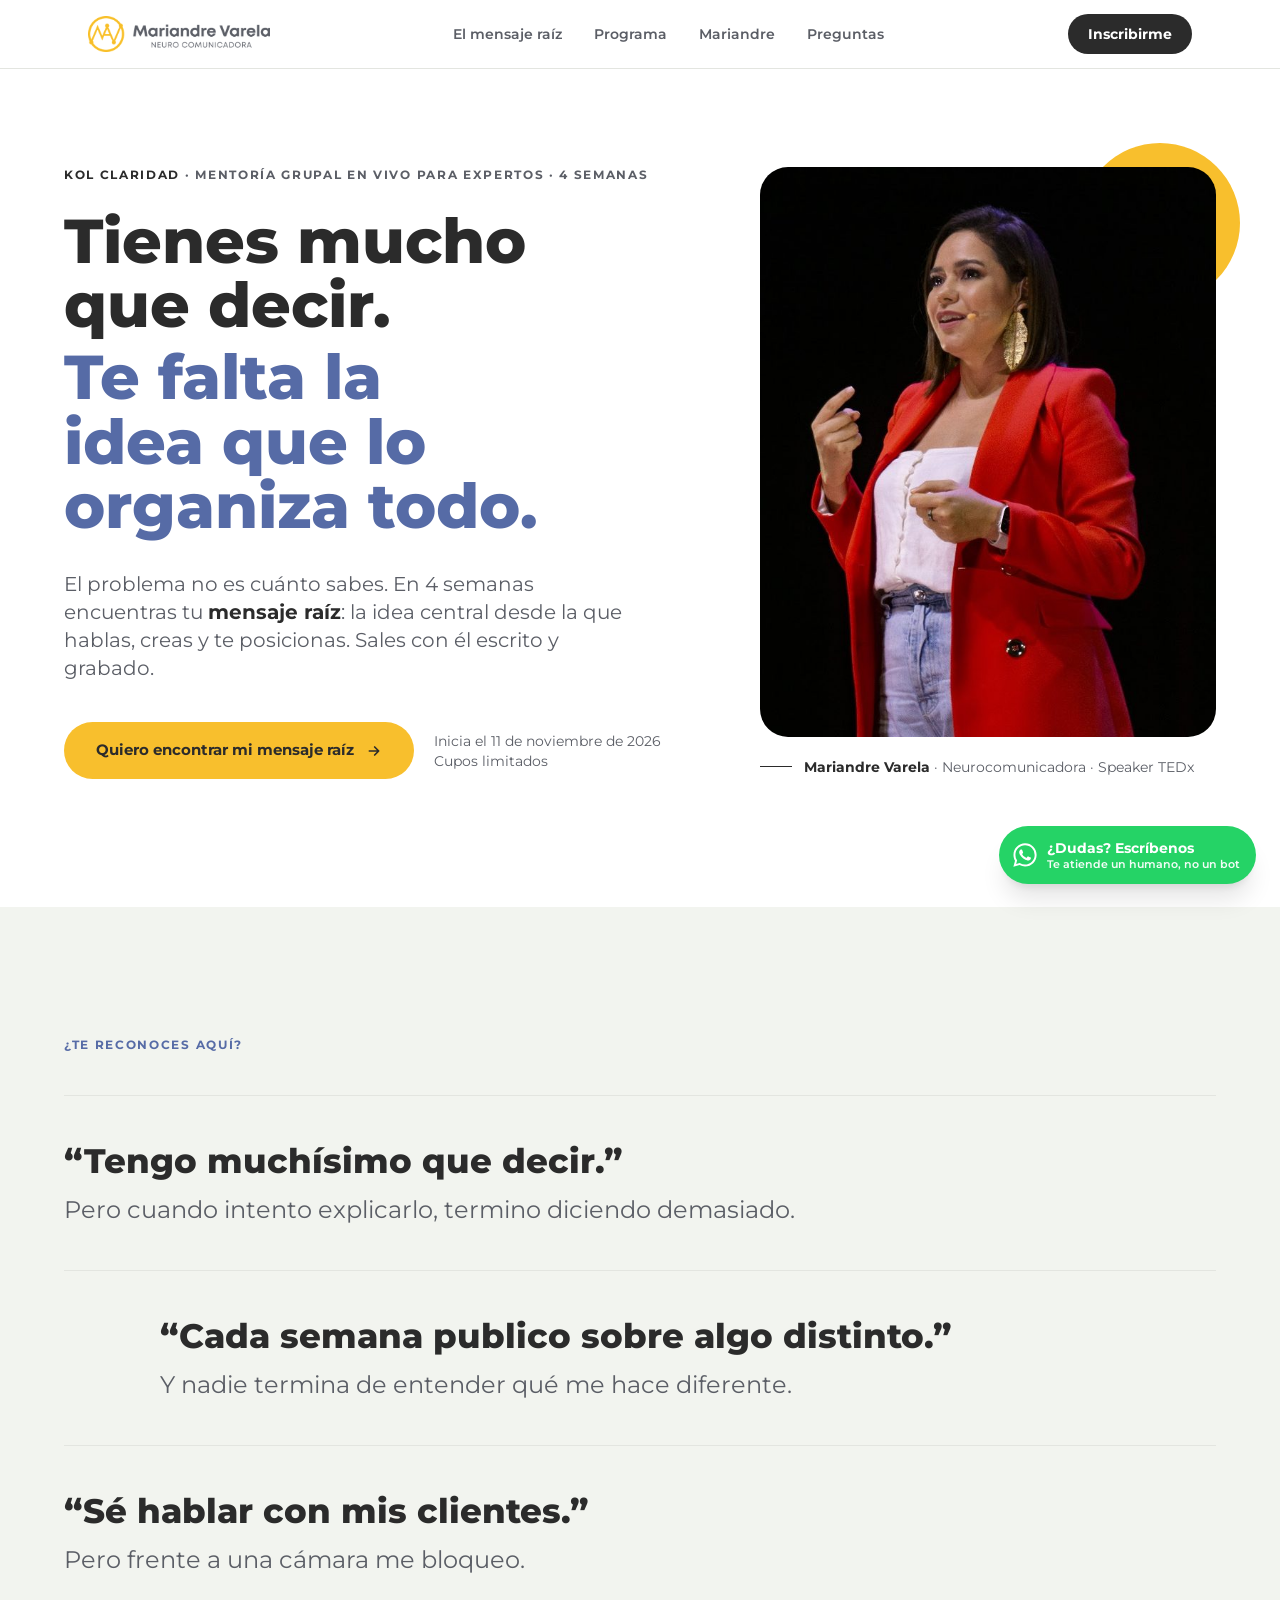
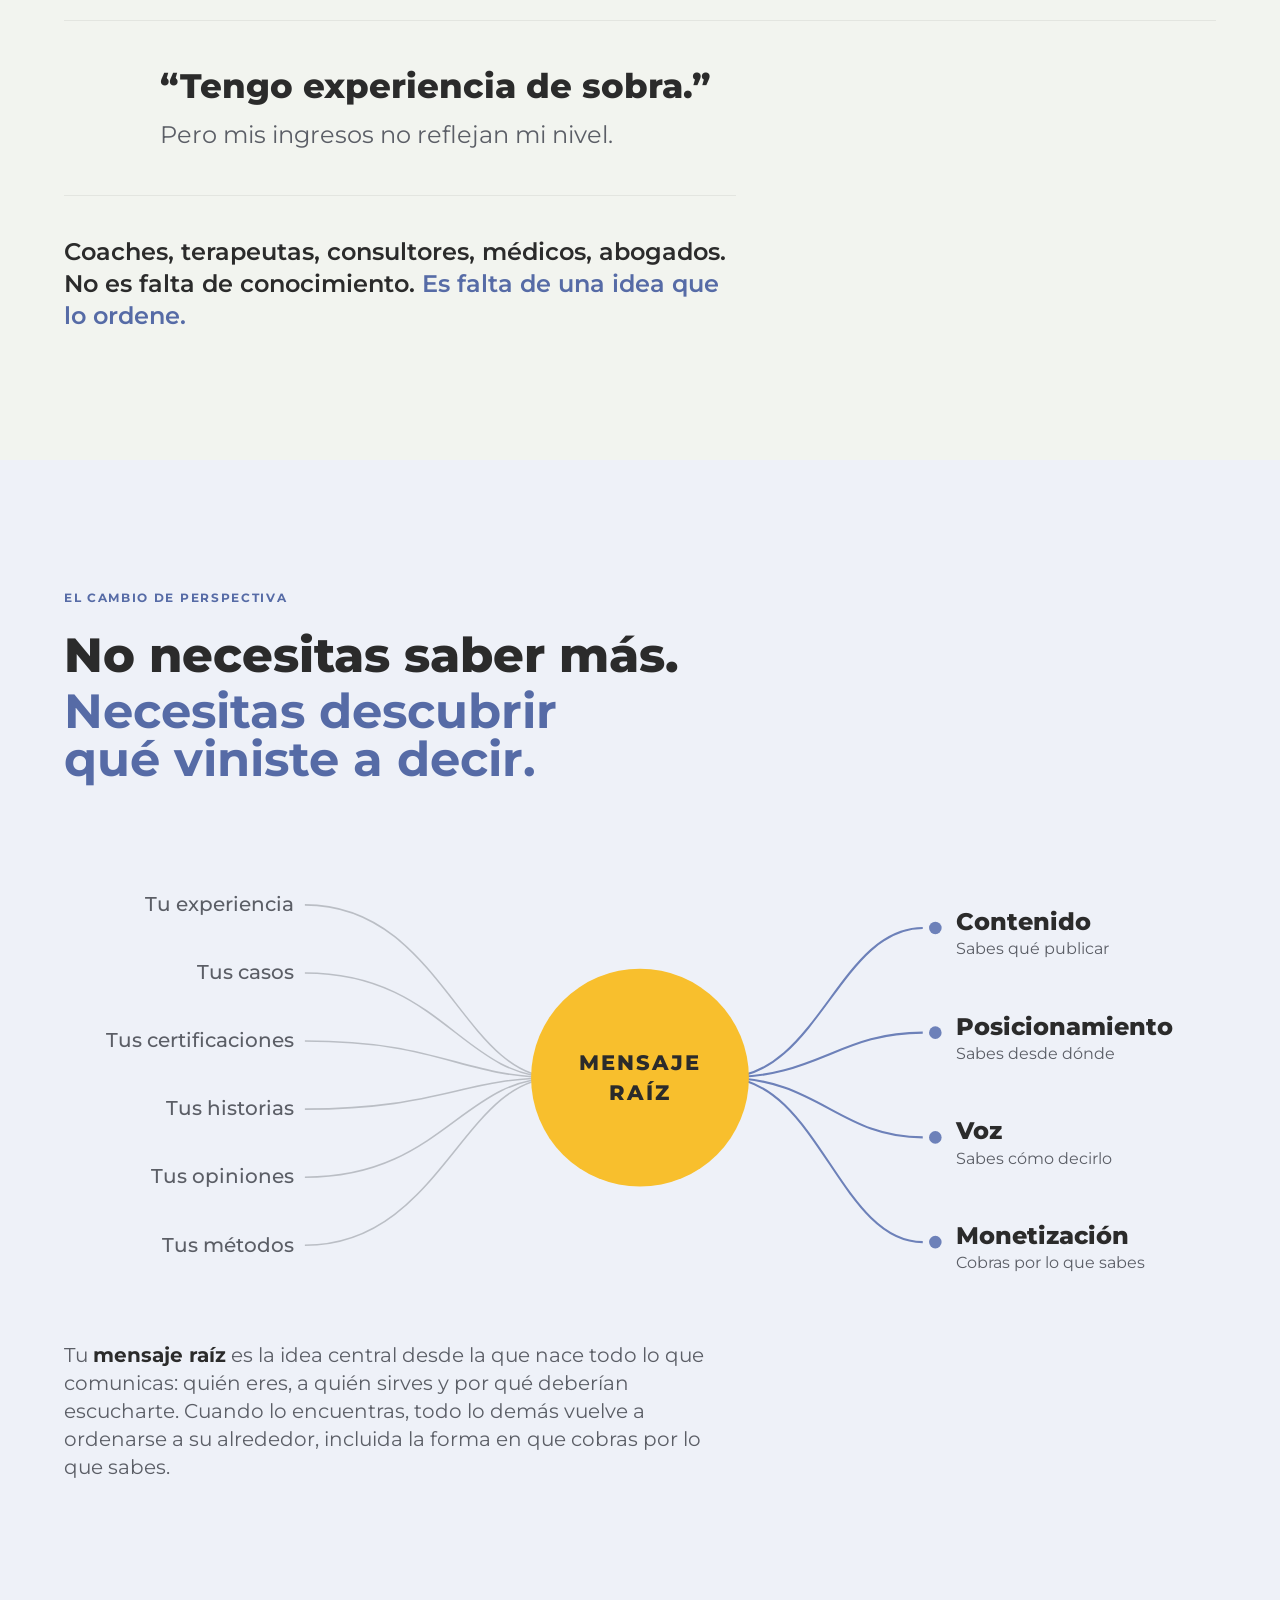
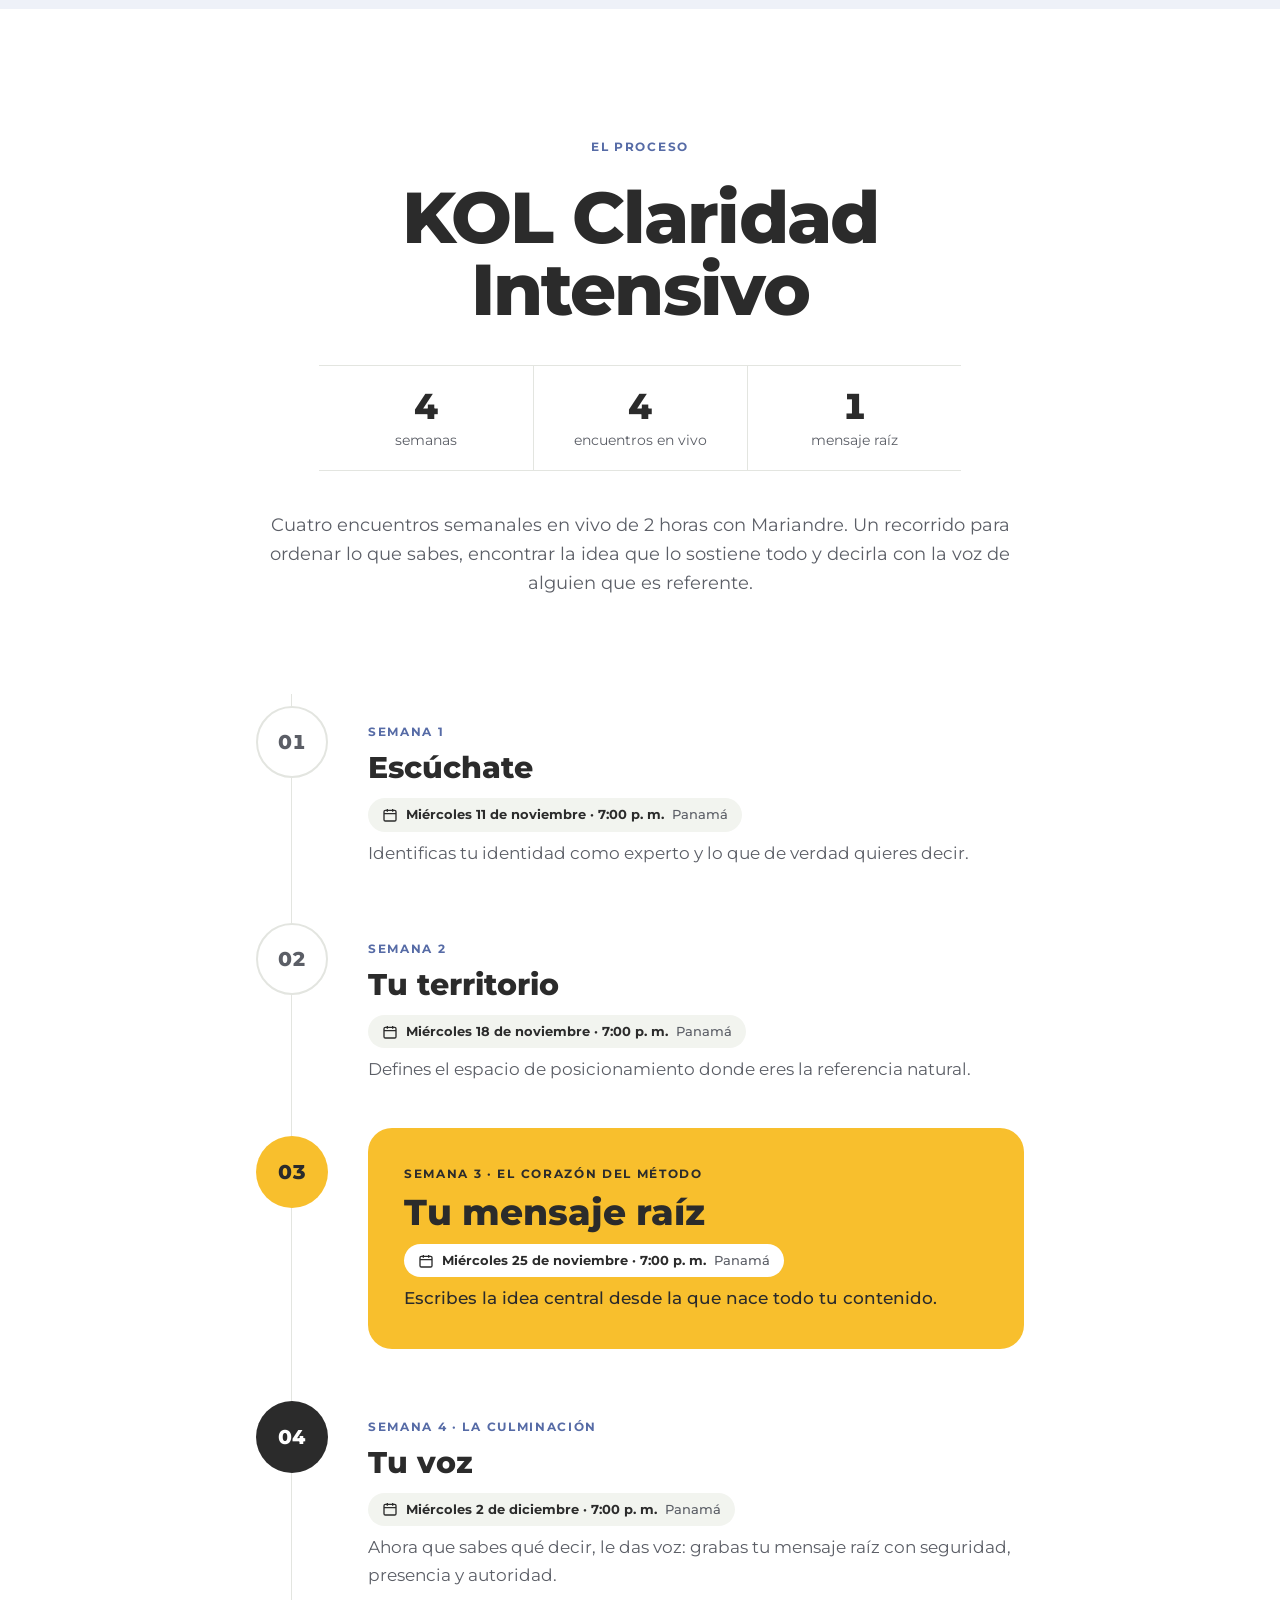
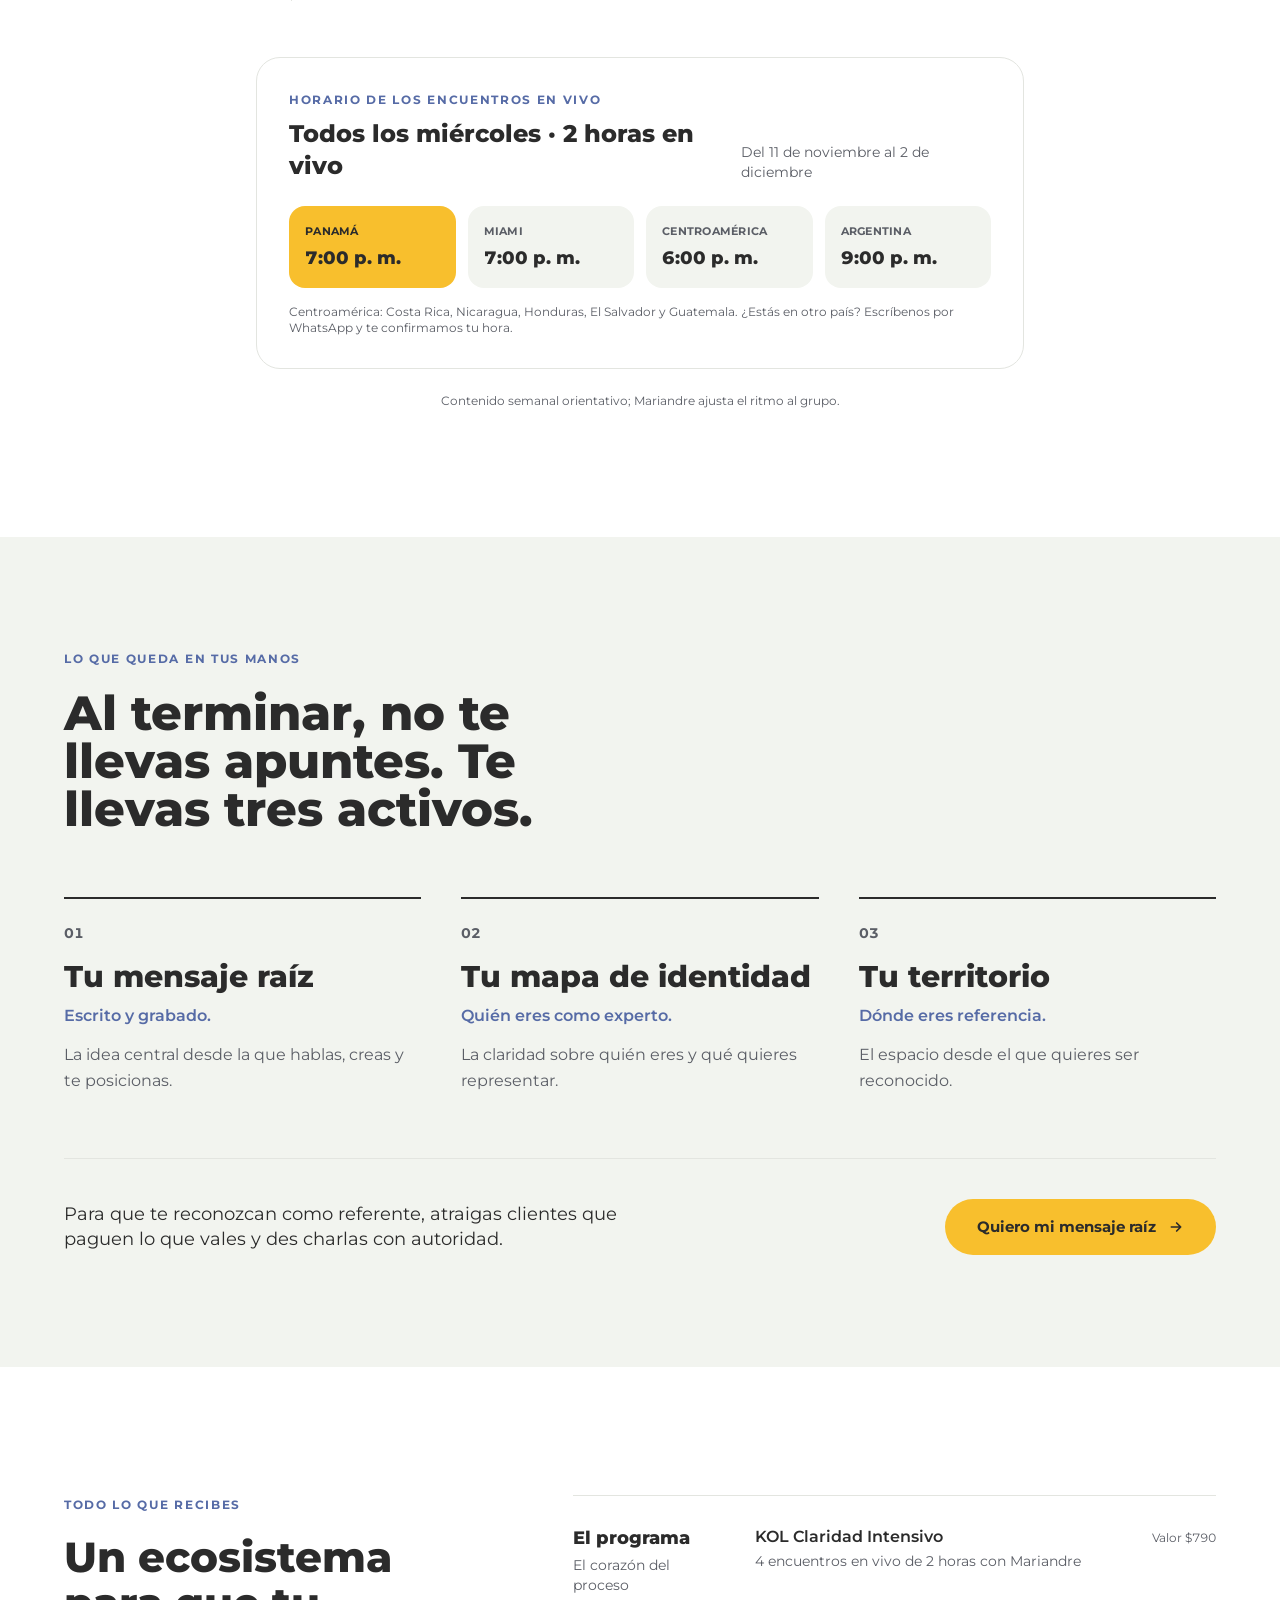
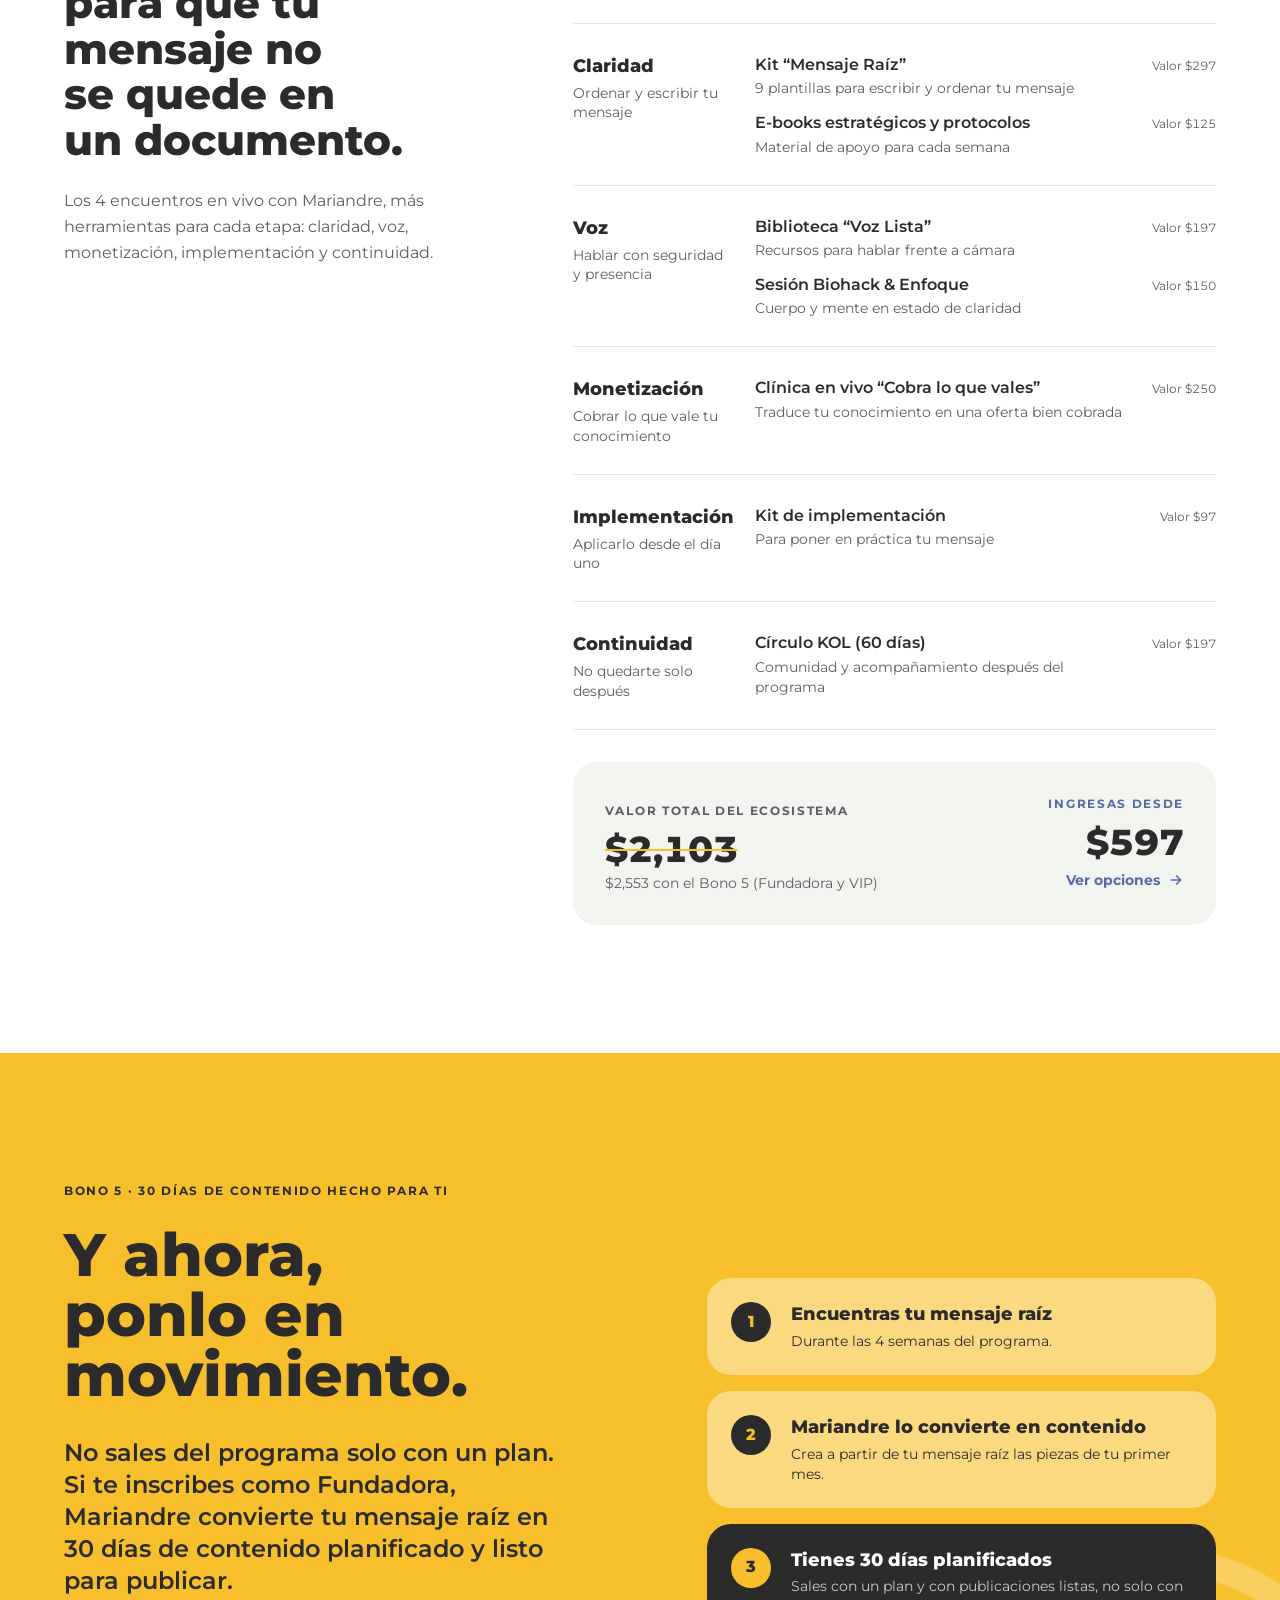
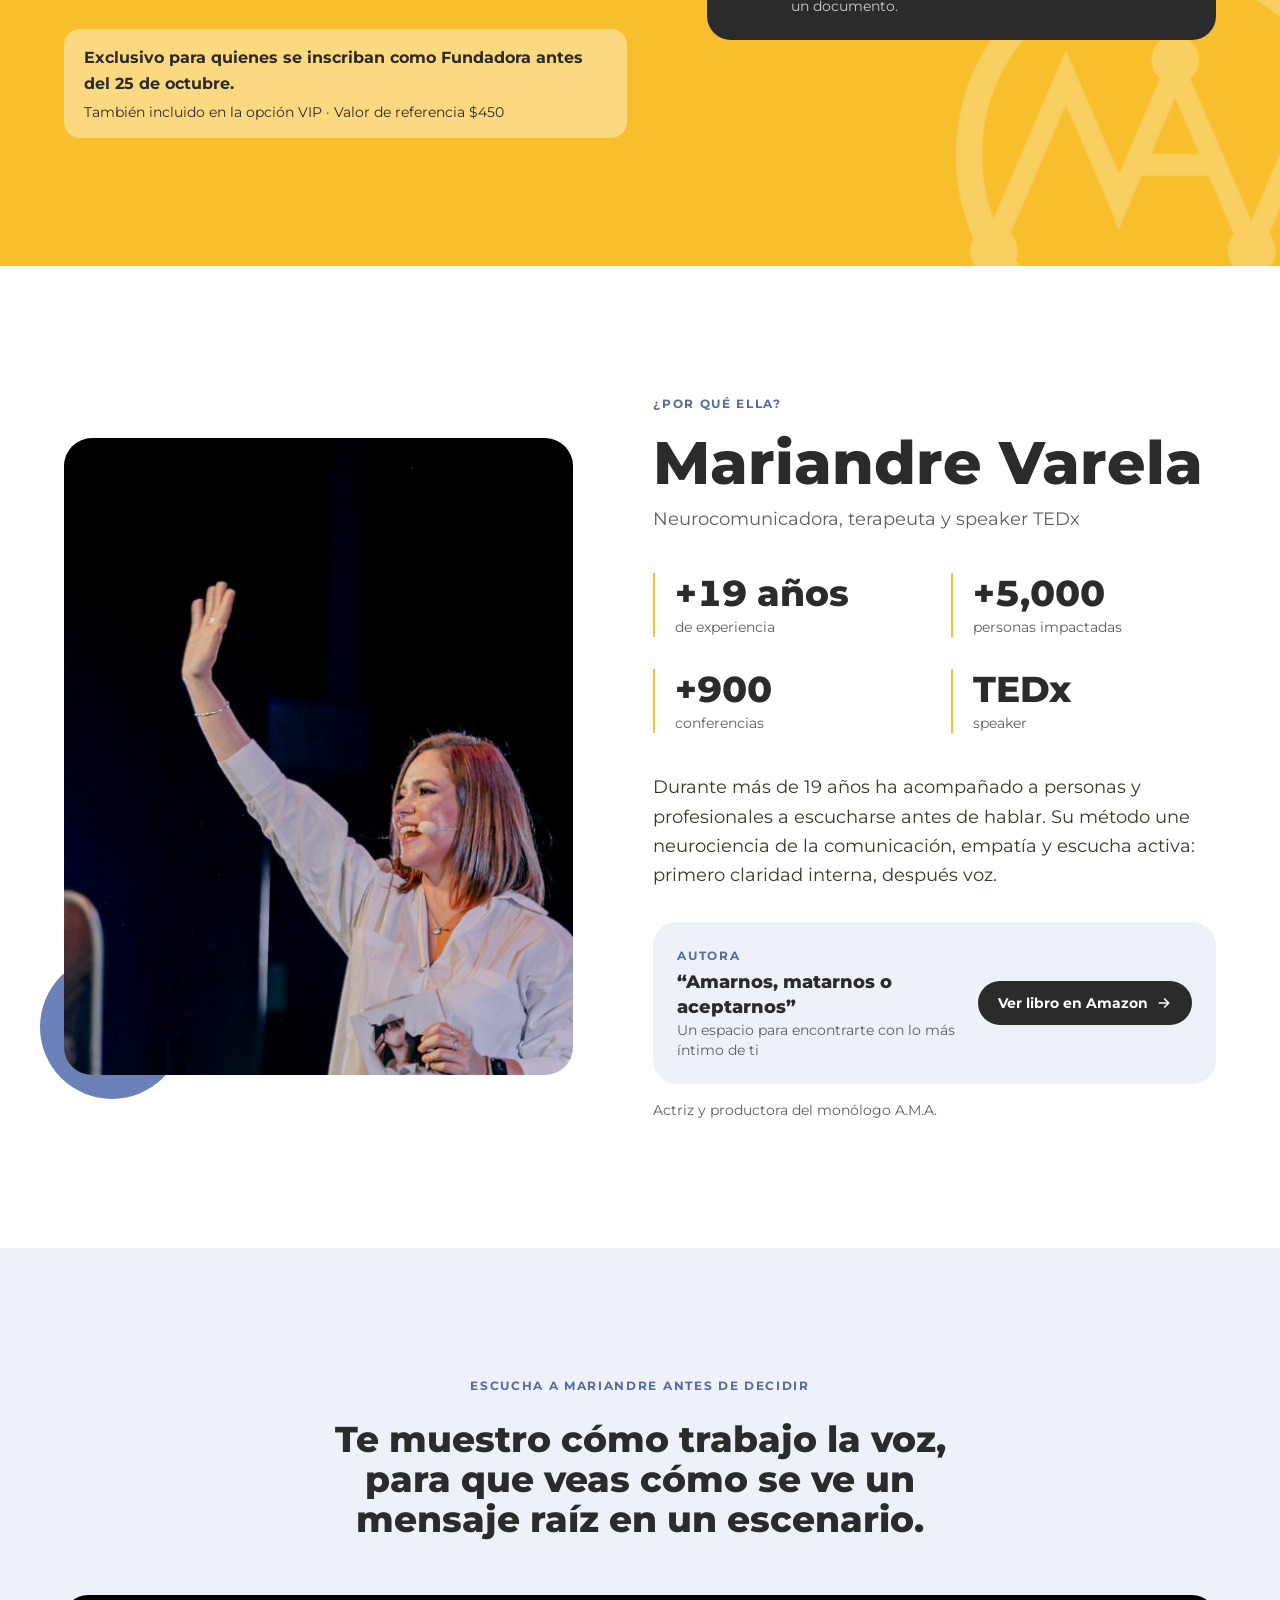
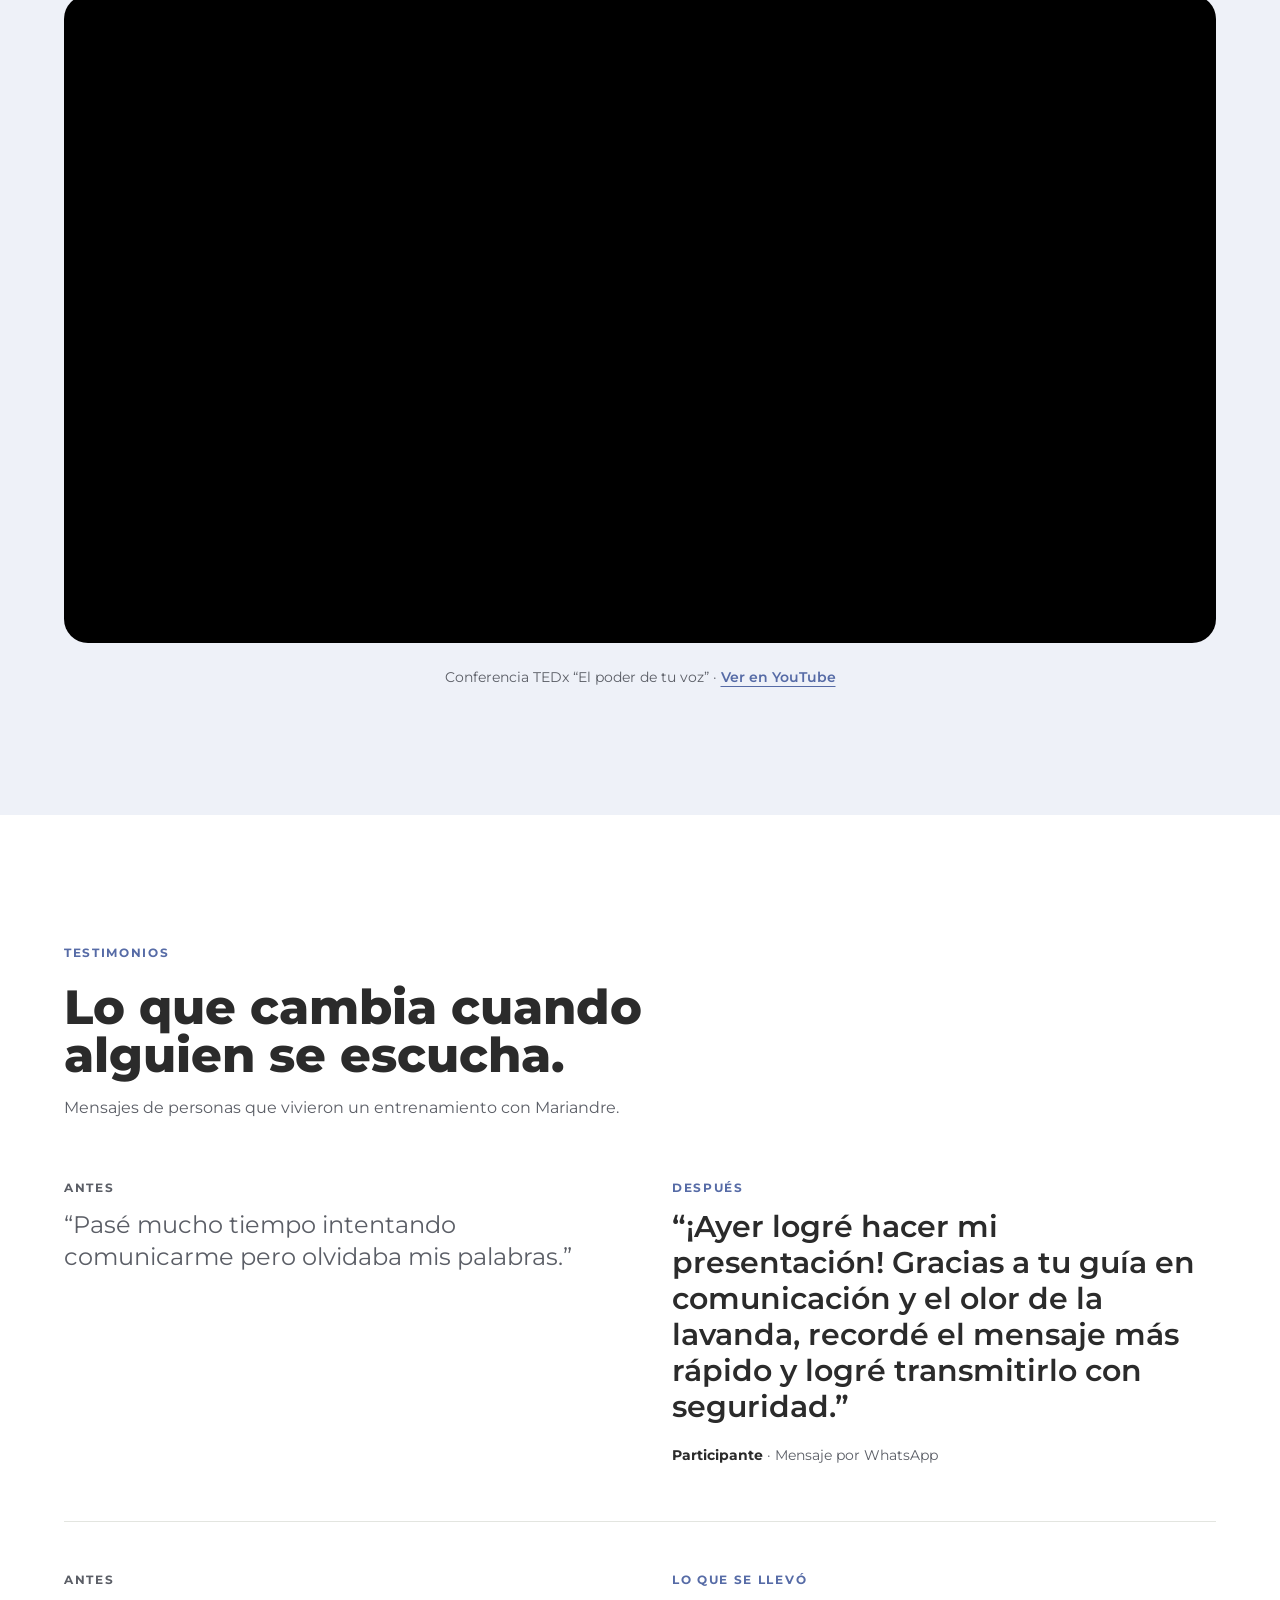
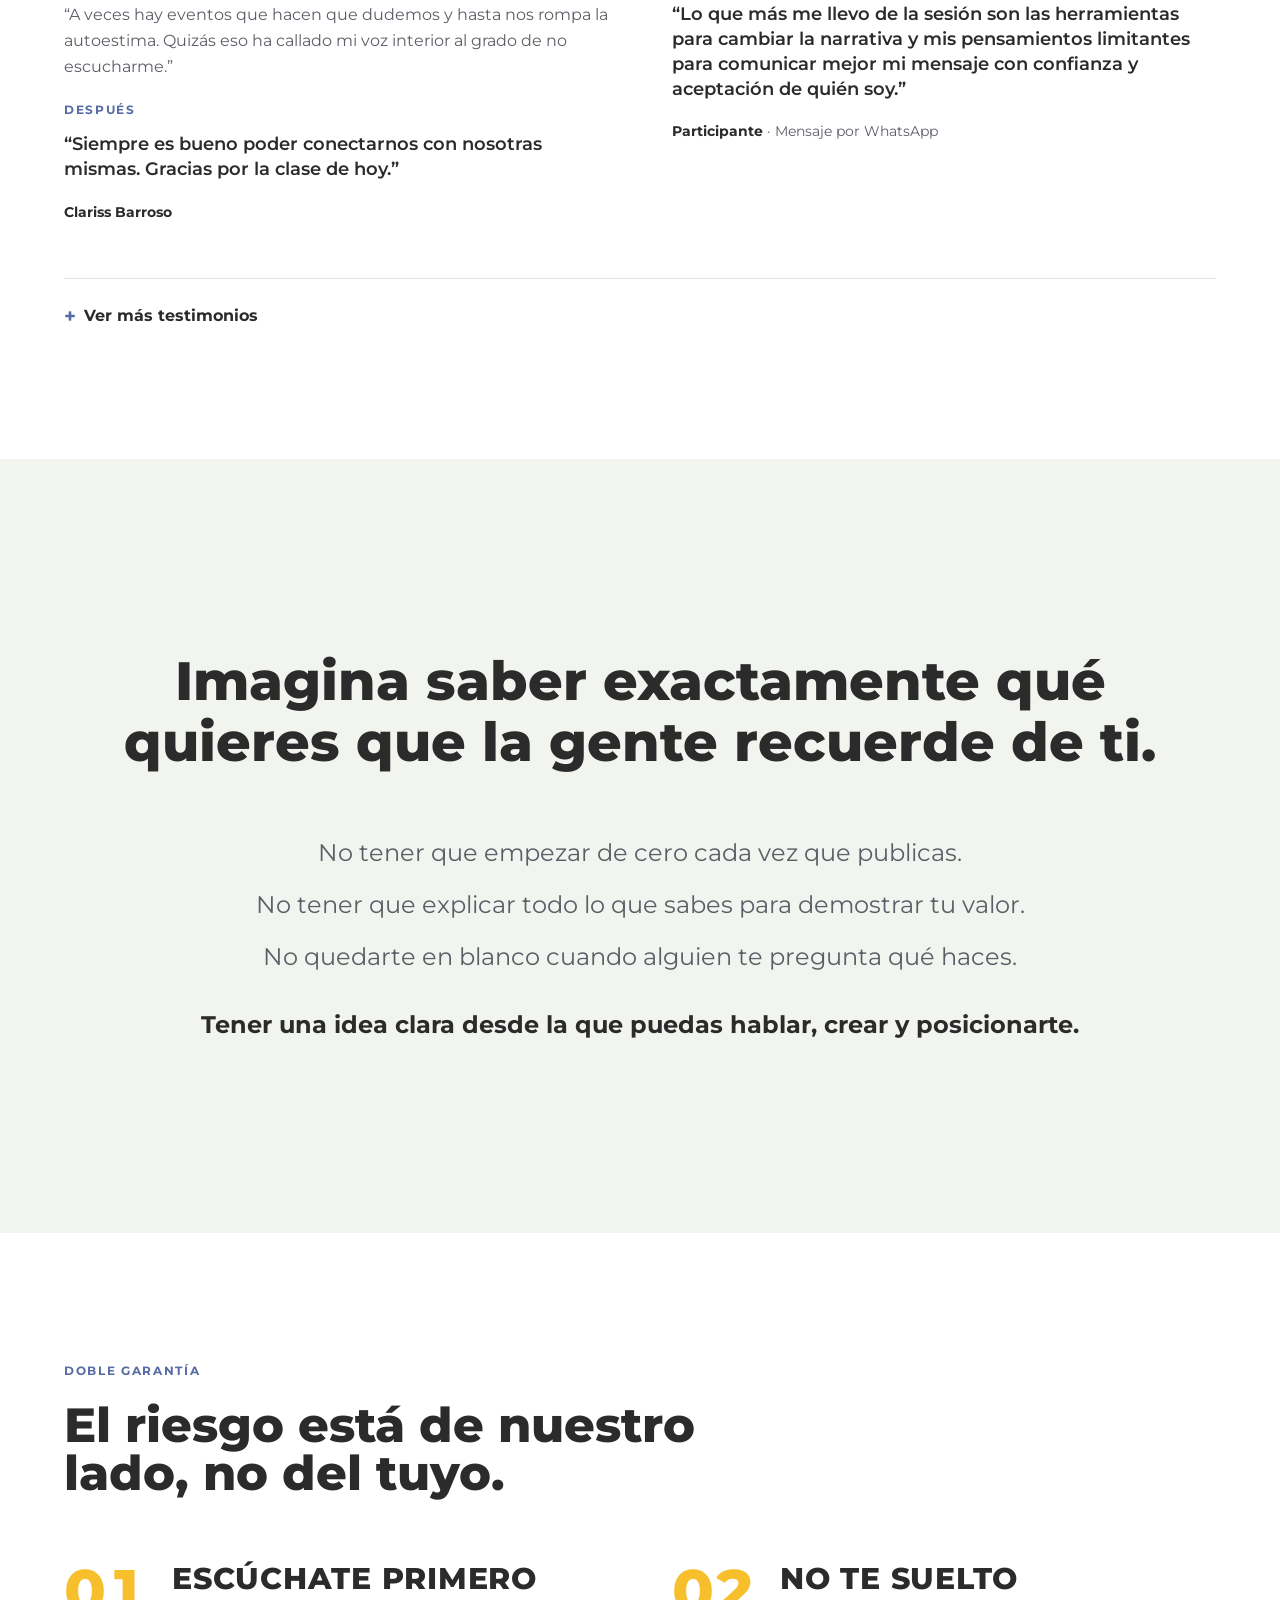
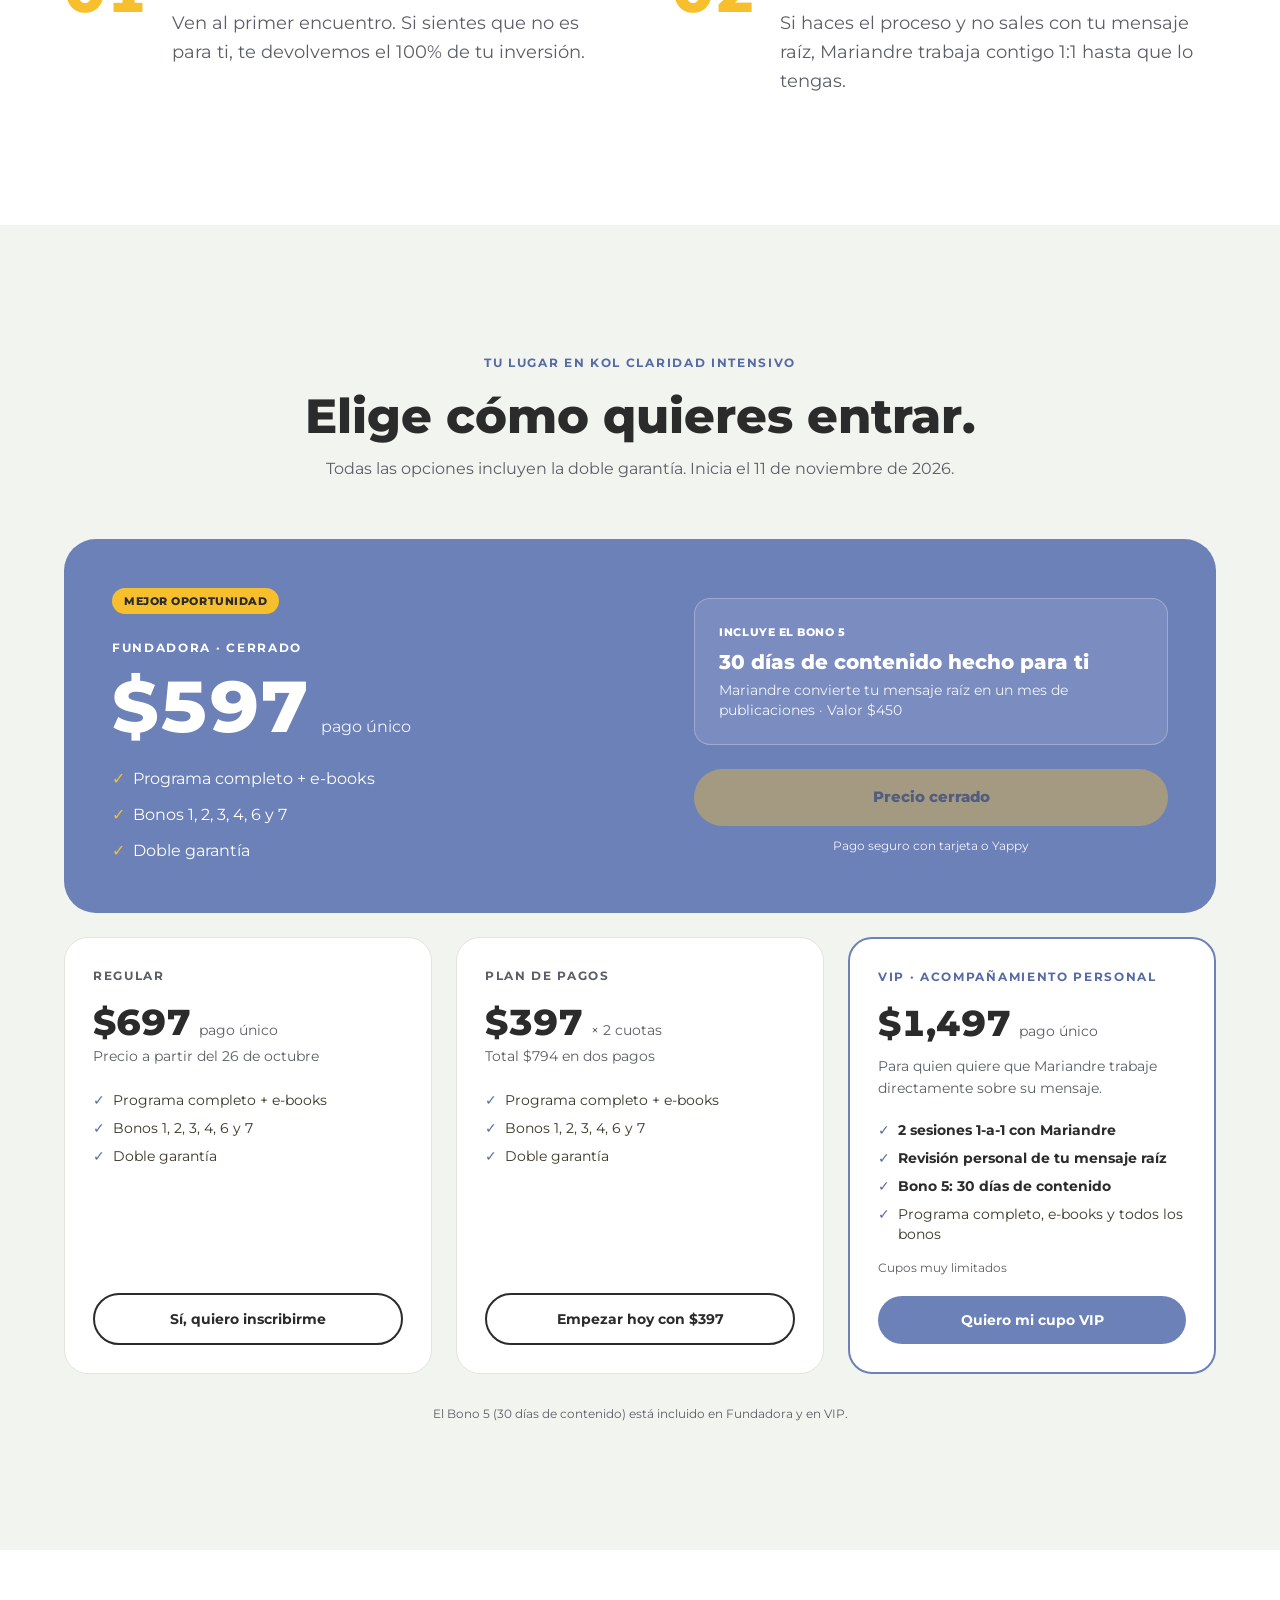
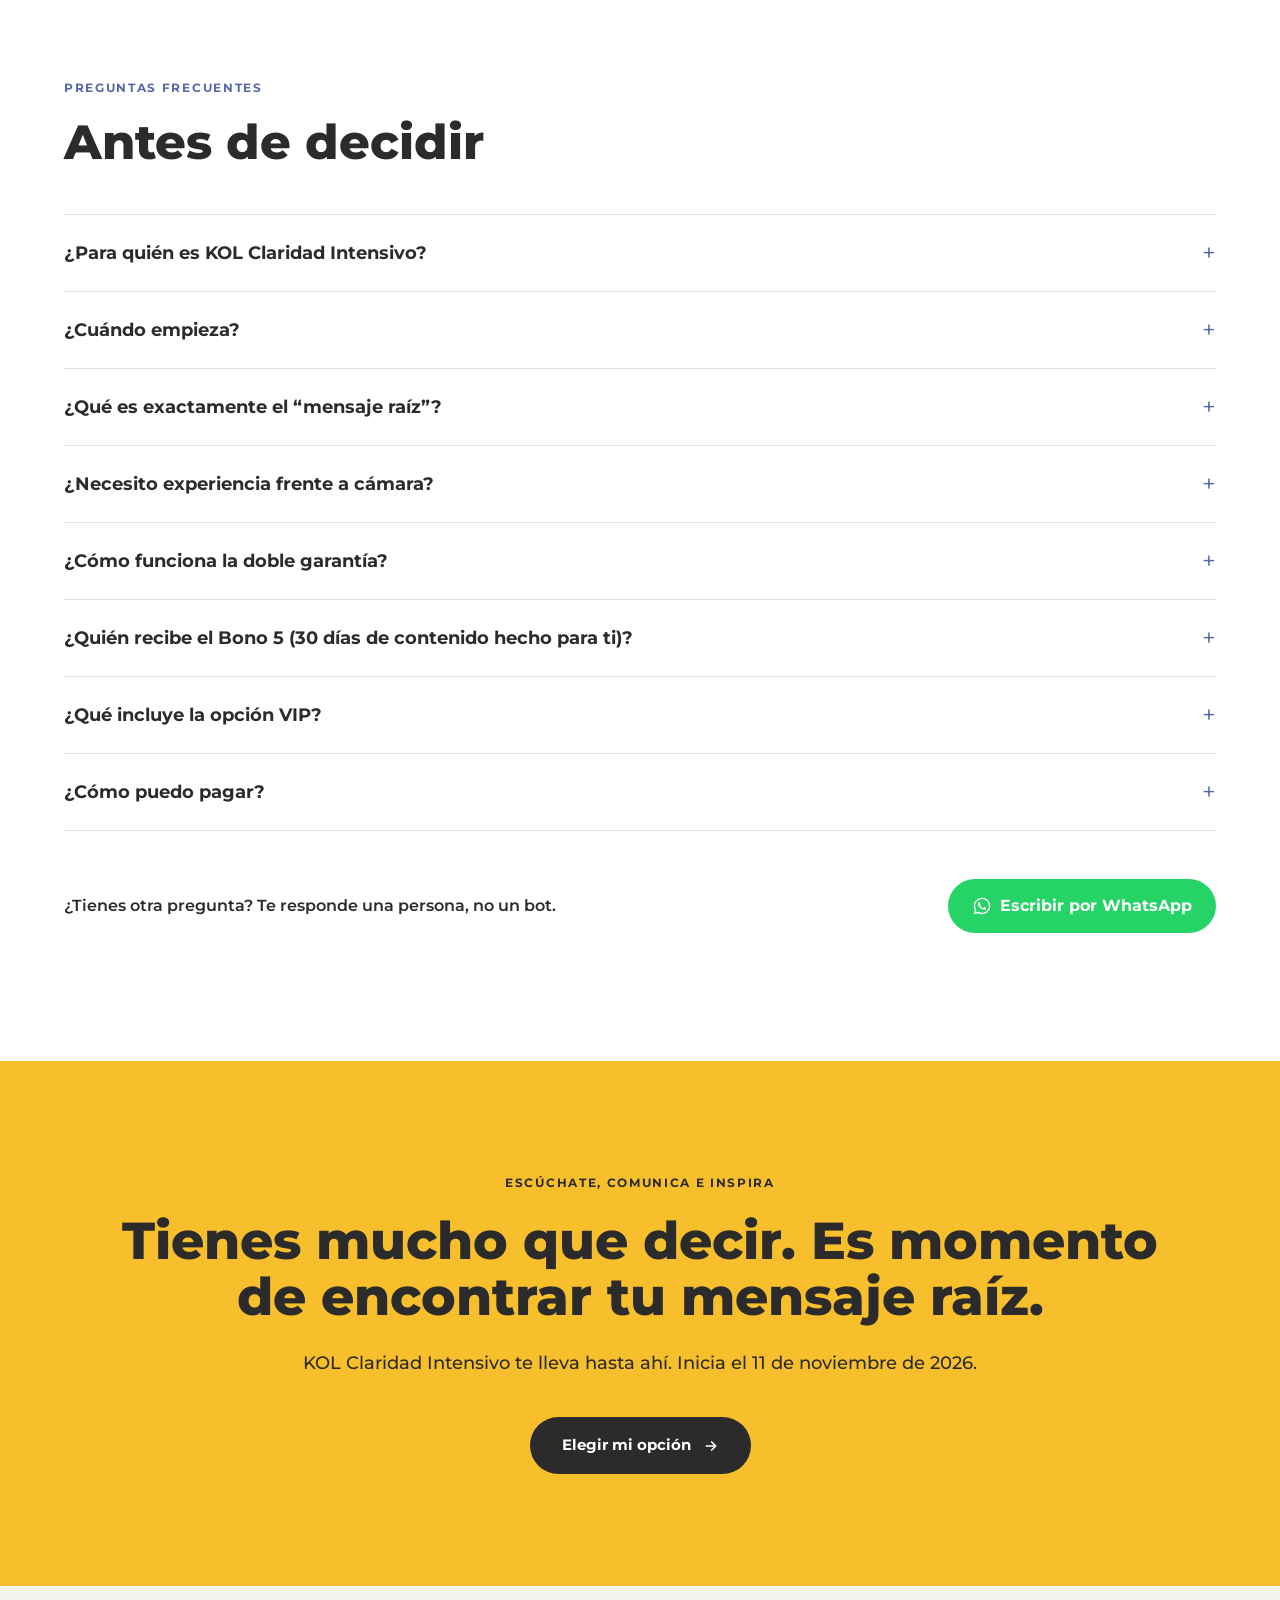
<file: kolclaridad/index.html>
<!doctype html>
<html lang="es">
<head>
  <meta charset="utf-8">
  <meta name="viewport" content="width=device-width, initial-scale=1, viewport-fit=cover">
  <title>KOL Claridad Intensivo · Mentoría de comunicación con Mariandre Varela</title>
  <meta name="description" content="Mentoría grupal en vivo de 4 semanas con Mariandre Varela, neurocomunicadora y speaker TEDx. Encuentra tu mensaje raíz y comunícalo con claridad y autoridad. Inicia el 11 de noviembre de 2026.">
  <meta name="robots" content="index, follow, max-image-preview:large">
  <meta name="author" content="Mariandre Varela">
  <link rel="canonical" href="https://mariandrevarela.com/kolclaridad/">
  <meta name="theme-color" content="#f8bf2d">
  <meta property="og:type" content="website">
  <meta property="og:locale" content="es_LA">
  <meta property="og:site_name" content="Mariandre Varela">
  <meta property="og:url" content="https://mariandrevarela.com/kolclaridad/">
  <meta property="og:title" content="KOL Claridad Intensivo · Mentoría de comunicación con Mariandre Varela">
  <meta property="og:description" content="Deja de tener mucho que decir sin saber cómo decirlo. Mentoría grupal en vivo, 4 semanas. Inicia el 11 de noviembre de 2026.">
  <meta property="og:image" content="https://mariandrevarela.com/kolclaridad/tedx.jpg">
  <meta name="twitter:card" content="summary_large_image">
  <meta name="twitter:title" content="KOL Claridad Intensivo · Mentoría de comunicación con Mariandre Varela">
  <meta name="twitter:description" content="Mentoría grupal en vivo de 4 semanas con Mariandre Varela, neurocomunicadora y speaker TEDx. Encuentra tu mensaje raíz y comunícalo con claridad y autoridad. Inicia el 11 de noviembre de 2026.">
  <meta name="twitter:image" content="https://mariandrevarela.com/kolclaridad/tedx.jpg">
  <link rel="icon" type="image/png" href="icon.png">
  <link rel="apple-touch-icon" href="icon.png">
  <link rel="preconnect" href="https://fonts.googleapis.com">
  <link rel="preconnect" href="https://fonts.gstatic.com" crossorigin>
  <link rel="stylesheet" href="https://fonts.googleapis.com/css2?family=Montserrat:ital,wght@0,400;0,500;0,600;0,700;0,800;1,400&display=swap">
  <link rel="stylesheet" href="styles.css">
  <script type="application/ld+json">
{
 "@context": "https://schema.org",
 "@graph": [
  {
   "@type": "WebSite",
   "@id": "https://mariandrevarela.com/kolclaridad/#web",
   "url": "https://mariandrevarela.com/kolclaridad/",
   "name": "Mariandre Varela",
   "inLanguage": "es"
  },
  {
   "@type": "Person",
   "@id": "https://mariandrevarela.com/kolclaridad/#mariandre",
   "name": "Mariandre Varela",
   "jobTitle": "Neurocomunicadora y speaker TEDx",
   "url": "https://mariandrevarela.com/kolclaridad/",
   "image": "https://mariandrevarela.com/kolclaridad/foto.jpg",
   "sameAs": [
    "https://www.youtube.com/watch?v=yBAM6JNJS58",
    "https://www.amazon.com/dp/B0B2TP639B"
   ]
  },
  {
   "@type": "Course",
   "@id": "https://mariandrevarela.com/kolclaridad/#curso",
   "name": "KOL Claridad Intensivo",
   "description": "Mentoría grupal en vivo de 4 semanas con Mariandre Varela para expertos (coaches, terapeutas, consultores, médicos, abogados) que quieren encontrar y comunicar su mensaje raíz con claridad y autoridad.",
   "inLanguage": "es",
   "provider": {
    "@id": "https://mariandrevarela.com/kolclaridad/#mariandre"
   },
   "url": "https://mariandrevarela.com/kolclaridad/",
   "image": "https://mariandrevarela.com/kolclaridad/tedx.jpg",
   "offers": [
    {
     "@type": "Offer",
     "name": "Fundadora",
     "price": "597",
     "priceCurrency": "USD",
     "availability": "https://schema.org/InStock",
     "url": "https://mariandrevarela.com/kolclaridad/#precios",
     "category": "Paid",
     "validThrough": "2026-10-25"
    },
    {
     "@type": "Offer",
     "name": "Regular",
     "price": "697",
     "priceCurrency": "USD",
     "availability": "https://schema.org/InStock",
     "url": "https://mariandrevarela.com/kolclaridad/#precios",
     "category": "Paid"
    },
    {
     "@type": "Offer",
     "name": "Plan de pagos (2 cuotas de $397)",
     "price": "397",
     "priceCurrency": "USD",
     "availability": "https://schema.org/InStock",
     "url": "https://mariandrevarela.com/kolclaridad/#precios",
     "category": "Paid"
    },
    {
     "@type": "Offer",
     "name": "VIP",
     "price": "1497",
     "priceCurrency": "USD",
     "availability": "https://schema.org/InStock",
     "url": "https://mariandrevarela.com/kolclaridad/#precios",
     "category": "Paid"
    }
   ],
   "hasCourseInstance": {
    "@type": "CourseInstance",
    "courseMode": "Online",
    "startDate": "2026-11-11T19:00:00-05:00",
    "endDate": "2026-12-02T21:00:00-05:00",
    "instructor": {
     "@id": "https://mariandrevarela.com/kolclaridad/#mariandre"
    },
    "courseSchedule": {
     "@type": "Schedule",
     "repeatFrequency": "P1W",
     "byDay": "https://schema.org/Wednesday",
     "startTime": "19:00:00",
     "endTime": "21:00:00",
     "scheduleTimezone": "America/Panama",
     "repeatCount": 4,
     "startDate": "2026-11-11",
     "endDate": "2026-12-02"
    },
    "courseWorkload": "PT8H"
   }
  },
  {
   "@type": "FAQPage",
   "mainEntity": [
    {
     "@type": "Question",
     "name": "¿Para quién es KOL Claridad Intensivo?",
     "acceptedAnswer": {
      "@type": "Answer",
      "text": "Para expertos de cualquier área (coaches, terapeutas, consultores, médicos, abogados) que saben mucho pero sienten que su comunicación no refleja su nivel. Está pensado para profesionales de 30 a 50 años en Latinoamérica."
     }
    },
    {
     "@type": "Question",
     "name": "¿Cuándo empieza?",
     "acceptedAnswer": {
      "@type": "Answer",
      "text": "La cohorte inicia el 11 de noviembre de 2026. Son 4 encuentros semanales en vivo de 2 horas cada uno."
     }
    },
    {
     "@type": "Question",
     "name": "¿Qué es exactamente el “mensaje raíz”?",
     "acceptedAnswer": {
      "@type": "Answer",
      "text": "Es la idea central desde la que nace todo lo que comunicas: quién eres, a quién sirves y por qué deberían escucharte. Sales del programa con ese mensaje escrito y grabado, junto con tu mapa de identidad y tu territorio de posicionamiento."
     }
    },
    {
     "@type": "Question",
     "name": "¿Necesito experiencia frente a cámara?",
     "acceptedAnswer": {
      "@type": "Answer",
      "text": "No. El programa está diseñado justamente para quienes se congelan o se dispersan al hablar. Trabajamos primero la claridad interna y después la voz."
     }
    },
    {
     "@type": "Question",
     "name": "¿Cómo funciona la doble garantía?",
     "acceptedAnswer": {
      "@type": "Answer",
      "text": "Primero: asiste al primer encuentro y, si sientes que no es para ti, te devolvemos el 100%. Segundo: si completas el proceso y no sales con tu mensaje raíz, Mariandre trabaja contigo 1-a-1 hasta que lo tengas."
     }
    },
    {
     "@type": "Question",
     "name": "¿Quién recibe el Bono 5 (30 días de contenido hecho para ti)?",
     "acceptedAnswer": {
      "@type": "Answer",
      "text": "Quienes se inscriben como Fundadora ($597 de contado, hasta el 25 de octubre) y quienes eligen la opción VIP. Mariandre convierte tu mensaje raíz en 30 días de contenido planificado para que salgas del programa con un plan y con publicaciones listas. Las opciones Regular y Plan de pagos no incluyen este bono."
     }
    },
    {
     "@type": "Question",
     "name": "¿Qué incluye la opción VIP?",
     "acceptedAnswer": {
      "@type": "Answer",
      "text": "Todo el programa y todos los bonos, incluido el Bono 5 (30 días de contenido), más 2 sesiones 1-a-1 con Mariandre y una revisión personal de tu mensaje raíz."
     }
    },
    {
     "@type": "Question",
     "name": "¿Cómo puedo pagar?",
     "acceptedAnswer": {
      "@type": "Answer",
      "text": "Con tarjeta a través de Stripe o con Yappy. También puedes elegir el plan de 2 cuotas de $397."
     }
    }
   ]
  }
 ]
}
  </script>
  <script async src="https://js.stripe.com/v3/buy-button.js"></script>
  <script defer src="app.js"></script>
</head>
<body>
  <div id="root"><header class="sticky z-40 border-b border-line bg-bg" style="top: env(safe-area-inset-top, 0px);"><div class="mx-auto max-w-6xl px-4 sm:px-6 h-[68px] flex items-center justify-between gap-4"><a href="#top" class="min-w-0"><span class="block h-9"><img src="logo.png" alt="Mariandre Varela, Neuro Comunicadora" class="logo-light h-full w-auto"><img src="logoDark.png" alt="Mariandre Varela, Neuro Comunicadora" class="logo-dark h-full w-auto"></span></a><nav class="hidden md:flex items-center gap-8 text-sm font-semibold text-muted"><a href="#mensaje-raiz" class="hover:text-ink">El mensaje raíz</a><a href="#programa" class="hover:text-ink">Programa</a><a href="#mariandre" class="hover:text-ink">Mariandre</a><a href="#faq" class="hover:text-ink">Preguntas</a></nav><a href="#precios" class="rounded-full bg-ink text-bg text-sm font-bold px-5 py-2.5 hover:opacity-90 shrink-0">Inscribirme</a></div></header><main><section id="top" class="px-4 sm:px-6 pt-16 pb-24 sm:pt-24 sm:pb-32"><div class="mx-auto max-w-6xl grid lg:grid-cols-[1.15fr_0.85fr] gap-14 lg:gap-20 items-center"><div class="min-w-0"><p class="eyebrow text-muted rise"><span class="text-ink">KOL Claridad</span> · Mentoría grupal en vivo para expertos · 4 semanas</p><h1 class="rise font-extrabold text-ink mt-6 text-[2.5rem] leading-[1.06] sm:text-[3.9rem] sm:leading-[1.03]" style="animation-delay: 0.08s;">Tienes mucho que decir.<span class="block text-blue-text mt-2">Te falta la idea que lo organiza todo.</span></h1><p class="rise mt-8 text-lg sm:text-xl text-muted max-w-xl leading-relaxed" style="animation-delay: 0.16s;">El problema no es cuánto sabes. En 4 semanas encuentras tu <strong class="text-ink">mensaje raíz</strong>: la idea central desde la que hablas, creas y te posicionas. Sales con él escrito y grabado.</p><div class="rise mt-10 flex flex-col sm:flex-row sm:items-center gap-5" style="animation-delay: 0.24s;"><a href="#precios" class="group inline-flex items-center justify-center gap-3 rounded-full px-8 py-4 text-[15px] font-bold transition-colors bg-yellow text-on-yellow hover:bg-yellow-strong ">Quiero encontrar mi mensaje raíz<span class="transition-transform group-hover:translate-x-1"><svg viewBox="0 0 24 24" class="w-4 h-4" fill="none" stroke="currentColor" stroke-width="2.5" stroke-linecap="round" stroke-linejoin="round" aria-hidden="true"><path d="M5 12h14M13 6l6 6-6 6"></path></svg></span></a><p class="text-sm text-muted">Inicia el 11 de noviembre de 2026<span class="sm:hidden"> · </span><br class="hidden sm:block">Cupos limitados</p></div></div><figure class="relative w-full max-w-sm mx-auto lg:max-w-none"><div class="absolute -top-6 -right-6 w-40 h-40 rounded-full bg-yellow" aria-hidden="true"></div><img src="foto.jpg" alt="Mariandre Varela en el escenario de TEDx, con blazer rojo, dando su conferencia" class="relative w-full aspect-[4/5] object-cover rounded-[28px]"><figcaption class="relative mt-5 flex items-center gap-3"><span class="w-8 h-px bg-ink" aria-hidden="true"></span><span class="text-sm"><strong class="text-ink">Mariandre Varela</strong> <span class="text-muted">· Neurocomunicadora · Speaker TEDx</span></span></figcaption></figure></div></section><section class="bg-panel px-4 sm:px-6 py-24 sm:py-32"><div class="mx-auto max-w-6xl max-w-4xl"><p class="eyebrow text-blue-text">¿Te reconoces aquí?</p><ul class="mt-10"><li class="py-9 sm:py-11 border-t border-line "><p class="font-extrabold text-ink text-2xl sm:text-[2.1rem] leading-tight">“Tengo muchísimo que decir.”</p><p class="mt-3 text-lg sm:text-2xl text-muted leading-snug">Pero cuando intento explicarlo, termino diciendo demasiado.</p></li><li class="py-9 sm:py-11 border-t border-line sm:pl-24"><p class="font-extrabold text-ink text-2xl sm:text-[2.1rem] leading-tight">“Cada semana publico sobre algo distinto.”</p><p class="mt-3 text-lg sm:text-2xl text-muted leading-snug">Y nadie termina de entender qué me hace diferente.</p></li><li class="py-9 sm:py-11 border-t border-line "><p class="font-extrabold text-ink text-2xl sm:text-[2.1rem] leading-tight">“Sé hablar con mis clientes.”</p><p class="mt-3 text-lg sm:text-2xl text-muted leading-snug">Pero frente a una cámara me bloqueo.</p></li><li class="py-9 sm:py-11 border-t border-line sm:pl-24"><p class="font-extrabold text-ink text-2xl sm:text-[2.1rem] leading-tight">“Tengo experiencia de sobra.”</p><p class="mt-3 text-lg sm:text-2xl text-muted leading-snug">Pero mis ingresos no reflejan mi nivel.</p></li></ul><p class="border-t border-line pt-10 text-xl sm:text-2xl text-ink font-semibold max-w-2xl leading-snug">Coaches, terapeutas, consultores, médicos, abogados. No es falta de conocimiento.<span class="text-blue-text"> Es falta de una idea que lo ordene.</span></p></div></section><section id="mensaje-raiz" class="bg-blue-soft px-4 sm:px-6 py-24 sm:py-32 overflow-hidden"><div class="mx-auto max-w-6xl "><div class="max-w-3xl"><p class="eyebrow text-blue-text">El cambio de perspectiva</p><h2 class="mt-6 font-extrabold text-ink text-3xl sm:text-5xl leading-[1.1]">No necesitas saber más.<span class="block text-blue-text font-bold mt-2">Necesitas descubrir qué viniste a decir.</span></h2></div><div class="hidden lg:block mt-20" aria-hidden="true"><svg viewBox="0 0 1100 410" class="w-full h-auto"><path d="M230 40 C 360 40, 380 205, 470 205" fill="none" stroke="var(--muted)" stroke-opacity=".35" stroke-width="1.5"></path><path d="M230 105 C 360 105, 380 205, 470 205" fill="none" stroke="var(--muted)" stroke-opacity=".35" stroke-width="1.5"></path><path d="M230 170 C 360 170, 380 205, 470 205" fill="none" stroke="var(--muted)" stroke-opacity=".35" stroke-width="1.5"></path><path d="M230 235 C 360 235, 380 205, 470 205" fill="none" stroke="var(--muted)" stroke-opacity=".35" stroke-width="1.5"></path><path d="M230 300 C 360 300, 380 205, 470 205" fill="none" stroke="var(--muted)" stroke-opacity=".35" stroke-width="1.5"></path><path d="M230 365 C 360 365, 380 205, 470 205" fill="none" stroke="var(--muted)" stroke-opacity=".35" stroke-width="1.5"></path><path d="M630 205 C 720 205, 740 62, 820 62" fill="none" stroke="var(--blue)" stroke-width="2"></path><path d="M630 205 C 720 205, 740 162, 820 162" fill="none" stroke="var(--blue)" stroke-width="2"></path><path d="M630 205 C 720 205, 740 262, 820 262" fill="none" stroke="var(--blue)" stroke-width="2"></path><path d="M630 205 C 720 205, 740 362, 820 362" fill="none" stroke="var(--blue)" stroke-width="2"></path><text x="220" y="46" text-anchor="end" fill="var(--muted)" font-size="19" font-family="Montserrat, sans-serif" font-weight="500">Tu experiencia</text><text x="220" y="111" text-anchor="end" fill="var(--muted)" font-size="19" font-family="Montserrat, sans-serif" font-weight="500">Tus casos</text><text x="220" y="176" text-anchor="end" fill="var(--muted)" font-size="19" font-family="Montserrat, sans-serif" font-weight="500">Tus certificaciones</text><text x="220" y="241" text-anchor="end" fill="var(--muted)" font-size="19" font-family="Montserrat, sans-serif" font-weight="500">Tus historias</text><text x="220" y="306" text-anchor="end" fill="var(--muted)" font-size="19" font-family="Montserrat, sans-serif" font-weight="500">Tus opiniones</text><text x="220" y="371" text-anchor="end" fill="var(--muted)" font-size="19" font-family="Montserrat, sans-serif" font-weight="500">Tus métodos</text><circle cx="550" cy="205" r="104" fill="var(--yellow)"></circle><text x="550" y="198" text-anchor="middle" fill="var(--on-yellow)" font-size="20" font-weight="800" font-family="Montserrat, sans-serif" letter-spacing="2">MENSAJE</text><text x="550" y="226" text-anchor="middle" fill="var(--on-yellow)" font-size="20" font-weight="800" font-family="Montserrat, sans-serif" letter-spacing="2">RAÍZ</text><g><circle cx="832" cy="62" r="6" fill="var(--blue)"></circle><text x="852" y="64" fill="var(--ink)" font-size="23" font-weight="800" font-family="Montserrat, sans-serif">Contenido</text><text x="852" y="87" fill="var(--muted)" font-size="15" font-family="Montserrat, sans-serif">Sabes qué publicar</text></g><g><circle cx="832" cy="162" r="6" fill="var(--blue)"></circle><text x="852" y="164" fill="var(--ink)" font-size="23" font-weight="800" font-family="Montserrat, sans-serif">Posicionamiento</text><text x="852" y="187" fill="var(--muted)" font-size="15" font-family="Montserrat, sans-serif">Sabes desde dónde</text></g><g><circle cx="832" cy="262" r="6" fill="var(--blue)"></circle><text x="852" y="264" fill="var(--ink)" font-size="23" font-weight="800" font-family="Montserrat, sans-serif">Voz</text><text x="852" y="287" fill="var(--muted)" font-size="15" font-family="Montserrat, sans-serif">Sabes cómo decirlo</text></g><g><circle cx="832" cy="362" r="6" fill="var(--blue)"></circle><text x="852" y="364" fill="var(--ink)" font-size="23" font-weight="800" font-family="Montserrat, sans-serif">Monetización</text><text x="852" y="387" fill="var(--muted)" font-size="15" font-family="Montserrat, sans-serif">Cobras por lo que sabes</text></g></svg></div><div class="lg:hidden mt-14 flex flex-col items-center text-center" aria-hidden="true"><div class="flex flex-wrap justify-center gap-x-4 gap-y-2 text-muted text-[15px] max-w-sm"><span>Tu experiencia</span><span>Tus casos</span><span>Tus certificaciones</span><span>Tus historias</span><span>Tus opiniones</span><span>Tus métodos</span></div><span class="my-6 w-px h-12 bg-muted opacity-40"></span><div class="w-44 h-44 rounded-full bg-yellow text-on-yellow flex items-center justify-center font-extrabold tracking-[0.15em] text-lg leading-tight">MENSAJE<br>RAÍZ</div><span class="my-6 w-px h-12 bg-blue"></span><div class="grid grid-cols-2 gap-x-6 gap-y-5"><p><span class="block font-extrabold text-ink text-lg">Contenido</span><span class="text-muted text-sm">Sabes qué publicar</span></p><p><span class="block font-extrabold text-ink text-lg">Posicionamiento</span><span class="text-muted text-sm">Sabes desde dónde</span></p><p><span class="block font-extrabold text-ink text-lg">Voz</span><span class="text-muted text-sm">Sabes cómo decirlo</span></p><p><span class="block font-extrabold text-ink text-lg">Monetización</span><span class="text-muted text-sm">Cobras por lo que sabes</span></p></div></div><p class="mt-16 lg:mt-12 max-w-2xl text-lg sm:text-xl text-muted leading-relaxed">Tu <strong class="text-ink">mensaje raíz</strong> es la idea central desde la que nace todo lo que comunicas: quién eres, a quién sirves y por qué deberían escucharte. Cuando lo encuentras, todo lo demás vuelve a ordenarse a su alrededor, incluida la forma en que cobras por lo que sabes.</p></div></section><section id="programa" class="px-4 sm:px-6 py-24 sm:py-32"><div class="mx-auto max-w-6xl "><div class="text-center max-w-3xl mx-auto"><p class="eyebrow text-blue-text">El proceso</p><h2 class="mt-6 font-extrabold text-ink text-[2.6rem] sm:text-7xl leading-[0.98] tracking-tight">KOL Claridad<br>Intensivo</h2><dl class="mt-10 inline-grid grid-cols-3 divide-x divide-line border-y border-line tnum"><div class="px-4 sm:px-10 py-5"><dt class="font-extrabold text-3xl sm:text-4xl text-ink">4</dt><dd class="text-[12px] sm:text-sm text-muted mt-1">semanas</dd></div><div class="px-4 sm:px-10 py-5"><dt class="font-extrabold text-3xl sm:text-4xl text-ink">4</dt><dd class="text-[12px] sm:text-sm text-muted mt-1">encuentros en vivo</dd></div><div class="px-4 sm:px-10 py-5"><dt class="font-extrabold text-3xl sm:text-4xl text-ink">1</dt><dd class="text-[12px] sm:text-sm text-muted mt-1">mensaje raíz</dd></div></dl><p class="mt-10 text-lg text-muted leading-relaxed">Cuatro encuentros semanales en vivo de 2 horas con Mariandre. Un recorrido para ordenar lo que sabes, encontrar la idea que lo sostiene todo y decirla con la voz de alguien que es referente.</p></div><ol class="relative mt-20 max-w-3xl mx-auto"><span class="absolute left-[27px] sm:left-[35px] top-4 bottom-4 w-px bg-line" aria-hidden="true"></span><li class="relative flex gap-6 sm:gap-10 py-7"><span class="relative z-10 shrink-0 w-14 h-14 sm:w-[72px] sm:h-[72px] rounded-full flex items-center justify-center font-extrabold text-lg sm:text-xl tnum
                bg-bg border-2 border-line text-muted">01</span><div class="min-w-0 flex-1 pt-2 sm:pt-4"><p class="eyebrow text-blue-text">Semana 1</p><h3 class="font-extrabold mt-2 leading-tight text-2xl sm:text-3xl text-ink">Escúchate</h3><p class="mt-3 inline-flex items-center gap-2 whitespace-nowrap rounded-full px-3 sm:px-3.5 py-1.5 text-[12px] sm:text-[13px] font-bold bg-panel text-ink"><svg viewBox="0 0 24 24" class="w-4 h-4 shrink-0" fill="none" stroke="currentColor" stroke-width="2" aria-hidden="true"><rect x="3" y="5" width="18" height="16" rx="2"></rect><path d="M3 10h18M8 3v4M16 3v4"></path></svg><span class="sm:hidden">Mié. 11 de nov. · 7 p. m. Panamá</span><span class="hidden sm:inline">Miércoles 11 de noviembre · 7:00 p. m.</span><span class="hidden sm:inline font-medium text-muted">Panamá</span></p><p class="mt-2 text-[17px] leading-relaxed text-muted">Identificas tu identidad como experto y lo que de verdad quieres decir.</p></div></li><li class="relative flex gap-6 sm:gap-10 py-7"><span class="relative z-10 shrink-0 w-14 h-14 sm:w-[72px] sm:h-[72px] rounded-full flex items-center justify-center font-extrabold text-lg sm:text-xl tnum
                bg-bg border-2 border-line text-muted">02</span><div class="min-w-0 flex-1 pt-2 sm:pt-4"><p class="eyebrow text-blue-text">Semana 2</p><h3 class="font-extrabold mt-2 leading-tight text-2xl sm:text-3xl text-ink">Tu territorio</h3><p class="mt-3 inline-flex items-center gap-2 whitespace-nowrap rounded-full px-3 sm:px-3.5 py-1.5 text-[12px] sm:text-[13px] font-bold bg-panel text-ink"><svg viewBox="0 0 24 24" class="w-4 h-4 shrink-0" fill="none" stroke="currentColor" stroke-width="2" aria-hidden="true"><rect x="3" y="5" width="18" height="16" rx="2"></rect><path d="M3 10h18M8 3v4M16 3v4"></path></svg><span class="sm:hidden">Mié. 18 de nov. · 7 p. m. Panamá</span><span class="hidden sm:inline">Miércoles 18 de noviembre · 7:00 p. m.</span><span class="hidden sm:inline font-medium text-muted">Panamá</span></p><p class="mt-2 text-[17px] leading-relaxed text-muted">Defines el espacio de posicionamiento donde eres la referencia natural.</p></div></li><li class="relative flex gap-6 sm:gap-10 my-6"><span class="relative z-10 shrink-0 w-14 h-14 sm:w-[72px] sm:h-[72px] rounded-full flex items-center justify-center font-extrabold text-lg sm:text-xl tnum
                bg-yellow text-on-yellow">03</span><div class="min-w-0 flex-1 rounded-3xl bg-yellow text-on-yellow p-5 sm:p-9 -mt-2"><p class="eyebrow text-on-yellow">Semana 3 · El corazón del método</p><h3 class="font-extrabold mt-2 leading-tight text-3xl sm:text-4xl">Tu mensaje raíz</h3><p class="mt-3 inline-flex items-center gap-2 whitespace-nowrap rounded-full px-3 sm:px-3.5 py-1.5 text-[12px] sm:text-[13px] font-bold bg-white text-ink"><svg viewBox="0 0 24 24" class="w-4 h-4 shrink-0" fill="none" stroke="currentColor" stroke-width="2" aria-hidden="true"><rect x="3" y="5" width="18" height="16" rx="2"></rect><path d="M3 10h18M8 3v4M16 3v4"></path></svg><span class="sm:hidden">Mié. 25 de nov. · 7 p. m. Panamá</span><span class="hidden sm:inline">Miércoles 25 de noviembre · 7:00 p. m.</span><span class="hidden sm:inline font-medium text-muted">Panamá</span></p><p class="mt-2 text-[17px] leading-relaxed font-medium">Escribes la idea central desde la que nace todo tu contenido.</p></div></li><li class="relative flex gap-6 sm:gap-10 py-7"><span class="relative z-10 shrink-0 w-14 h-14 sm:w-[72px] sm:h-[72px] rounded-full flex items-center justify-center font-extrabold text-lg sm:text-xl tnum
                bg-ink text-bg">04</span><div class="min-w-0 flex-1 pt-2 sm:pt-4"><p class="eyebrow text-blue-text">Semana 4 · La culminación</p><h3 class="font-extrabold mt-2 leading-tight text-2xl sm:text-3xl text-ink">Tu voz</h3><p class="mt-3 inline-flex items-center gap-2 whitespace-nowrap rounded-full px-3 sm:px-3.5 py-1.5 text-[12px] sm:text-[13px] font-bold bg-panel text-ink"><svg viewBox="0 0 24 24" class="w-4 h-4 shrink-0" fill="none" stroke="currentColor" stroke-width="2" aria-hidden="true"><rect x="3" y="5" width="18" height="16" rx="2"></rect><path d="M3 10h18M8 3v4M16 3v4"></path></svg><span class="sm:hidden">Mié. 2 de dic. · 7 p. m. Panamá</span><span class="hidden sm:inline">Miércoles 2 de diciembre · 7:00 p. m.</span><span class="hidden sm:inline font-medium text-muted">Panamá</span></p><p class="mt-2 text-[17px] leading-relaxed text-muted">Ahora que sabes qué decir, le das voz: grabas tu mensaje raíz con seguridad, presencia y autoridad.</p></div></li></ol><div class="mt-10 max-w-3xl mx-auto rounded-3xl border border-line bg-surface p-6 sm:p-8"><div class="flex flex-col sm:flex-row sm:items-end sm:justify-between gap-2"><div><p class="eyebrow text-blue-text">Horario de los encuentros en vivo</p><p class="mt-2 font-extrabold text-xl sm:text-2xl text-ink">Todos los miércoles · 2 horas en vivo</p></div><p class="text-sm text-muted">Del 11 de noviembre al 2 de diciembre</p></div><dl class="mt-6 grid grid-cols-2 sm:grid-cols-4 gap-3 tnum"><div class="rounded-2xl p-4 bg-yellow text-on-yellow"><dt class="text-[11px] font-bold uppercase tracking-wide ">Panamá</dt><dd class="mt-1 font-extrabold text-lg ">7:00 p. m.</dd></div><div class="rounded-2xl p-4 bg-panel"><dt class="text-[11px] font-bold uppercase tracking-wide text-muted">Miami</dt><dd class="mt-1 font-extrabold text-lg text-ink">7:00 p. m.</dd></div><div class="rounded-2xl p-4 bg-panel"><dt class="text-[11px] font-bold uppercase tracking-wide text-muted">Centroamérica</dt><dd class="mt-1 font-extrabold text-lg text-ink">6:00 p. m.</dd></div><div class="rounded-2xl p-4 bg-panel"><dt class="text-[11px] font-bold uppercase tracking-wide text-muted">Argentina</dt><dd class="mt-1 font-extrabold text-lg text-ink">9:00 p. m.</dd></div></dl><p class="mt-4 text-xs text-muted">Centroamérica: Costa Rica, Nicaragua, Honduras, El Salvador y Guatemala. ¿Estás en otro país? Escríbenos por WhatsApp y te confirmamos tu hora.</p></div><p class="mt-6 text-center text-xs text-muted">Contenido semanal orientativo; Mariandre ajusta el ritmo al grupo.</p></div></section><section class="bg-panel px-4 sm:px-6 py-24 sm:py-28"><div class="mx-auto max-w-6xl "><p class="eyebrow text-blue-text">Lo que queda en tus manos</p><h2 class="mt-5 font-extrabold text-ink text-3xl sm:text-5xl leading-[1.1] max-w-2xl">Al terminar, no te llevas apuntes. Te llevas tres activos.</h2><div class="mt-16 grid md:grid-cols-3 gap-12 md:gap-10"><article class="border-t-2 border-ink pt-6"><p class="text-sm font-bold text-muted tnum">01</p><h3 class="mt-4 font-extrabold text-ink text-2xl sm:text-3xl leading-tight">Tu mensaje raíz</h3><p class="mt-2 font-semibold text-blue-text">Escrito y grabado.</p><p class="mt-3 text-muted leading-relaxed">La idea central desde la que hablas, creas y te posicionas.</p></article><article class="border-t-2 border-ink pt-6"><p class="text-sm font-bold text-muted tnum">02</p><h3 class="mt-4 font-extrabold text-ink text-2xl sm:text-3xl leading-tight">Tu mapa de identidad</h3><p class="mt-2 font-semibold text-blue-text">Quién eres como experto.</p><p class="mt-3 text-muted leading-relaxed">La claridad sobre quién eres y qué quieres representar.</p></article><article class="border-t-2 border-ink pt-6"><p class="text-sm font-bold text-muted tnum">03</p><h3 class="mt-4 font-extrabold text-ink text-2xl sm:text-3xl leading-tight">Tu territorio</h3><p class="mt-2 font-semibold text-blue-text">Dónde eres referencia.</p><p class="mt-3 text-muted leading-relaxed">El espacio desde el que quieres ser reconocido.</p></article></div><div class="mt-16 flex flex-col sm:flex-row sm:items-center justify-between gap-6 border-t border-line pt-10"><p class="text-lg text-ink max-w-xl leading-snug">Para que te reconozcan como referente, atraigas clientes que paguen lo que vales y des charlas con autoridad.</p><a href="#precios" class="group inline-flex items-center justify-center gap-3 rounded-full px-8 py-4 text-[15px] font-bold transition-colors bg-yellow text-on-yellow hover:bg-yellow-strong ">Quiero mi mensaje raíz<span class="transition-transform group-hover:translate-x-1"><svg viewBox="0 0 24 24" class="w-4 h-4" fill="none" stroke="currentColor" stroke-width="2.5" stroke-linecap="round" stroke-linejoin="round" aria-hidden="true"><path d="M5 12h14M13 6l6 6-6 6"></path></svg></span></a></div></div></section><section id="valor" class="px-4 sm:px-6 py-24 sm:py-32"><div class="mx-auto max-w-6xl "><div class="grid lg:grid-cols-[0.8fr_1.2fr] gap-12 lg:gap-20"><div><p class="eyebrow text-blue-text">Todo lo que recibes</p><h2 class="mt-5 font-extrabold text-ink text-3xl sm:text-[2.6rem] leading-[1.1]">Un ecosistema para que tu mensaje no se quede en un documento.</h2><p class="mt-6 text-muted leading-relaxed">Los 4 encuentros en vivo con Mariandre, más herramientas para cada etapa: claridad, voz, monetización, implementación y continuidad.</p></div><div><div class="divide-y divide-line border-y border-line"><div class="py-7 grid sm:grid-cols-[150px_1fr] gap-3 sm:gap-8"><div><p class="font-extrabold text-ink text-lg">El programa</p><p class="text-sm text-muted mt-1 leading-snug">El corazón del proceso</p></div><ul><li class="flex items-baseline justify-between gap-4"><span class="min-w-0"><span class="block font-semibold text-ink">KOL Claridad Intensivo</span><span class="block text-sm text-muted">4 encuentros en vivo de 2 horas con Mariandre</span></span><span class="shrink-0 text-xs text-muted tnum">Valor $790</span></li></ul></div><div class="py-7 grid sm:grid-cols-[150px_1fr] gap-3 sm:gap-8"><div><p class="font-extrabold text-ink text-lg">Claridad</p><p class="text-sm text-muted mt-1 leading-snug">Ordenar y escribir tu mensaje</p></div><ul class="space-y-3"><li class="flex items-baseline justify-between gap-4"><span class="min-w-0"><span class="block font-semibold text-ink">Kit “Mensaje Raíz”</span><span class="block text-sm text-muted">9 plantillas para escribir y ordenar tu mensaje</span></span><span class="shrink-0 text-xs text-muted tnum">Valor $297</span></li><li class="flex items-baseline justify-between gap-4"><span class="min-w-0"><span class="block font-semibold text-ink">E-books estratégicos y protocolos</span><span class="block text-sm text-muted">Material de apoyo para cada semana</span></span><span class="shrink-0 text-xs text-muted tnum">Valor $125</span></li></ul></div><div class="py-7 grid sm:grid-cols-[150px_1fr] gap-3 sm:gap-8"><div><p class="font-extrabold text-ink text-lg">Voz</p><p class="text-sm text-muted mt-1 leading-snug">Hablar con seguridad y presencia</p></div><ul class="space-y-3"><li class="flex items-baseline justify-between gap-4"><span class="min-w-0"><span class="block font-semibold text-ink">Biblioteca “Voz Lista”</span><span class="block text-sm text-muted">Recursos para hablar frente a cámara</span></span><span class="shrink-0 text-xs text-muted tnum">Valor $197</span></li><li class="flex items-baseline justify-between gap-4"><span class="min-w-0"><span class="block font-semibold text-ink">Sesión Biohack &amp; Enfoque</span><span class="block text-sm text-muted">Cuerpo y mente en estado de claridad</span></span><span class="shrink-0 text-xs text-muted tnum">Valor $150</span></li></ul></div><div class="py-7 grid sm:grid-cols-[150px_1fr] gap-3 sm:gap-8"><div><p class="font-extrabold text-ink text-lg">Monetización</p><p class="text-sm text-muted mt-1 leading-snug">Cobrar lo que vale tu conocimiento</p></div><ul class="space-y-3"><li class="flex items-baseline justify-between gap-4"><span class="min-w-0"><span class="block font-semibold text-ink">Clínica en vivo “Cobra lo que vales”</span><span class="block text-sm text-muted">Traduce tu conocimiento en una oferta bien cobrada</span></span><span class="shrink-0 text-xs text-muted tnum">Valor $250</span></li></ul></div><div class="py-7 grid sm:grid-cols-[150px_1fr] gap-3 sm:gap-8"><div><p class="font-extrabold text-ink text-lg">Implementación</p><p class="text-sm text-muted mt-1 leading-snug">Aplicarlo desde el día uno</p></div><ul class="space-y-3"><li class="flex items-baseline justify-between gap-4"><span class="min-w-0"><span class="block font-semibold text-ink">Kit de implementación</span><span class="block text-sm text-muted">Para poner en práctica tu mensaje</span></span><span class="shrink-0 text-xs text-muted tnum">Valor $97</span></li></ul></div><div class="py-7 grid sm:grid-cols-[150px_1fr] gap-3 sm:gap-8"><div><p class="font-extrabold text-ink text-lg">Continuidad</p><p class="text-sm text-muted mt-1 leading-snug">No quedarte solo después</p></div><ul class="space-y-3"><li class="flex items-baseline justify-between gap-4"><span class="min-w-0"><span class="block font-semibold text-ink">Círculo KOL (60 días)</span><span class="block text-sm text-muted">Comunidad y acompañamiento después del programa</span></span><span class="shrink-0 text-xs text-muted tnum">Valor $197</span></li></ul></div></div><div class="mt-8 rounded-3xl bg-panel p-7 sm:p-8 grid sm:grid-cols-2 gap-6 items-end"><div><p class="eyebrow text-muted">Valor total del ecosistema</p><p class="mt-2 font-extrabold text-ink text-4xl tnum line-through decoration-2 decoration-yellow">$2,103</p><p class="mt-1 text-sm text-muted">$2,553 con el Bono 5 (Fundadora y VIP)</p></div><div class="sm:text-right"><p class="eyebrow text-blue-text">Ingresas desde</p><p class="mt-2 font-extrabold text-ink text-4xl tnum">$597</p><a href="#precios" class="mt-2 inline-flex items-center gap-2 text-sm font-bold text-blue-text hover:underline">Ver opciones <svg viewBox="0 0 24 24" class="w-4 h-4" fill="none" stroke="currentColor" stroke-width="2.5" stroke-linecap="round" stroke-linejoin="round" aria-hidden="true"><path d="M5 12h14M13 6l6 6-6 6"></path></svg></a></div></div></div></div></div></section><section class="bg-yellow text-on-yellow px-4 sm:px-6 py-24 sm:py-32 relative overflow-hidden"><img src="iconWhite.png" alt="" aria-hidden="true" class="absolute -right-24 -bottom-24 w-[420px] max-w-none opacity-25 pointer-events-none"><div class="mx-auto max-w-6xl relative grid lg:grid-cols-[1.05fr_0.95fr] gap-14 lg:gap-20 items-center"><div><p class="eyebrow">Bono 5 · 30 días de contenido hecho para ti</p><h2 class="mt-6 font-extrabold text-4xl sm:text-6xl leading-[1.02]">Y ahora,<br>ponlo en movimiento.</h2><p class="mt-8 text-xl sm:text-2xl font-semibold leading-snug max-w-lg">No sales del programa solo con un plan. Si te inscribes como Fundadora, Mariandre convierte tu mensaje raíz en 30 días de contenido planificado y listo para publicar.</p><div class="mt-8 inline-flex flex-col gap-1 rounded-2xl bg-white/40 px-5 py-4"><p class="font-bold">Exclusivo para quienes se inscriban como Fundadora antes del 25 de octubre.</p><p class="text-sm">También incluido en la opción VIP · Valor de referencia $450</p></div></div><ol class="space-y-4"><li class="flex gap-5 rounded-3xl p-6 bg-white/40"><span class="shrink-0 w-10 h-10 rounded-full flex items-center justify-center font-extrabold bg-band text-yellow">1</span><div><p class="font-extrabold text-lg leading-snug">Encuentras tu mensaje raíz</p><p class="text-sm mt-1 ">Durante las 4 semanas del programa.</p></div></li><li class="flex gap-5 rounded-3xl p-6 bg-white/40"><span class="shrink-0 w-10 h-10 rounded-full flex items-center justify-center font-extrabold bg-band text-yellow">2</span><div><p class="font-extrabold text-lg leading-snug">Mariandre lo convierte en contenido</p><p class="text-sm mt-1 ">Crea a partir de tu mensaje raíz las piezas de tu primer mes.</p></div></li><li class="flex gap-5 rounded-3xl p-6 bg-band text-band-fg"><span class="shrink-0 w-10 h-10 rounded-full flex items-center justify-center font-extrabold bg-yellow text-on-yellow">3</span><div><p class="font-extrabold text-lg leading-snug">Tienes 30 días planificados</p><p class="text-sm mt-1 text-band-muted">Sales con un plan y con publicaciones listas, no solo con un documento.</p></div></li></ol></div></section><section id="mariandre" class="px-4 sm:px-6 py-24 sm:py-32"><div class="mx-auto max-w-6xl grid lg:grid-cols-[0.95fr_1.05fr] gap-14 lg:gap-20 items-center"><figure class="relative w-full max-w-md mx-auto lg:max-w-none"><div class="absolute -bottom-6 -left-6 w-36 h-36 rounded-full bg-blue" aria-hidden="true"></div><img src="escenario.jpg" alt="Mariandre Varela en el escenario, saludando al público con su libro en la mano" class="relative w-full aspect-[4/5] object-cover object-top rounded-[28px]"></figure><div class="min-w-0"><p class="eyebrow text-blue-text">¿Por qué ella?</p><h2 class="mt-5 font-extrabold text-ink text-4xl sm:text-6xl leading-[1.02]">Mariandre Varela</h2><p class="mt-3 text-lg text-muted">Neurocomunicadora, terapeuta y speaker TEDx</p><dl class="mt-10 grid grid-cols-2 gap-x-8 gap-y-8 tnum"><div class="border-l-2 border-yellow pl-5"><dt class="font-extrabold text-ink text-3xl sm:text-4xl">+19 años</dt><dd class="text-sm text-muted mt-1">de experiencia</dd></div><div class="border-l-2 border-yellow pl-5"><dt class="font-extrabold text-ink text-3xl sm:text-4xl">+5,000</dt><dd class="text-sm text-muted mt-1">personas impactadas</dd></div><div class="border-l-2 border-yellow pl-5"><dt class="font-extrabold text-ink text-3xl sm:text-4xl">+900</dt><dd class="text-sm text-muted mt-1">conferencias</dd></div><div class="border-l-2 border-yellow pl-5"><dt class="font-extrabold text-ink text-3xl sm:text-4xl">TEDx</dt><dd class="text-sm text-muted mt-1">speaker</dd></div></dl><p class="mt-10 text-lg text-fg leading-relaxed">Durante más de 19 años ha acompañado a personas y profesionales a escucharse antes de hablar. Su método une neurociencia de la comunicación, empatía y escucha activa: primero claridad interna, después voz.</p><div class="mt-8 flex flex-col sm:flex-row sm:items-center justify-between gap-5 rounded-3xl bg-blue-soft p-6"><div><p class="eyebrow text-blue-text">Autora</p><p class="mt-1 font-extrabold text-ink text-lg leading-snug">“Amarnos, matarnos o aceptarnos”</p><p class="text-sm text-muted">Un espacio para encontrarte con lo más íntimo de ti</p></div><a href="https://www.amazon.com/dp/B0B2TP639B" target="_blank" rel="noopener" class="shrink-0 inline-flex items-center justify-center gap-2 rounded-full bg-ink text-bg px-5 py-3 text-sm font-bold hover:opacity-90">Ver libro en Amazon <svg viewBox="0 0 24 24" class="w-4 h-4" fill="none" stroke="currentColor" stroke-width="2.5" stroke-linecap="round" stroke-linejoin="round" aria-hidden="true"><path d="M5 12h14M13 6l6 6-6 6"></path></svg></a></div><p class="mt-4 text-sm text-muted">Actriz y productora del monólogo A.M.A.</p></div></div></section><section class="bg-blue-soft px-4 sm:px-6 py-24 sm:py-32"><div class="mx-auto max-w-6xl max-w-5xl"><div class="text-center max-w-3xl mx-auto"><p class="eyebrow text-blue-text">Escucha a Mariandre antes de decidir</p><h2 class="mt-6 font-extrabold text-ink text-2xl sm:text-4xl leading-snug">Te muestro cómo trabajo la voz, para que veas cómo se ve un mensaje raíz en un escenario.</h2></div><div class="mt-14"><div class="relative w-full aspect-video overflow-hidden rounded-3xl bg-black"><iframe class="absolute inset-0 w-full h-full" src="https://www.youtube-nocookie.com/embed/yBAM6JNJS58?start=182" title="Conferencia TEDx de Mariandre Varela: El poder de tu voz" loading="lazy" allow="accelerometer; autoplay; clipboard-write; encrypted-media; gyroscope; picture-in-picture" allowfullscreen=""></iframe></div></div><p class="mt-6 text-center text-muted text-sm">Conferencia TEDx “El poder de tu voz” · <a href="https://www.youtube.com/watch?v=yBAM6JNJS58&amp;t=182s" target="_blank" rel="noopener" class="text-blue-text font-semibold underline underline-offset-4">Ver en YouTube</a></p></div></section><section class="px-4 sm:px-6 py-24 sm:py-32"><div class="mx-auto max-w-6xl "><p class="eyebrow text-blue-text">Testimonios</p><h2 class="mt-5 font-extrabold text-ink text-3xl sm:text-5xl leading-[1.1] max-w-3xl">Lo que cambia cuando alguien se escucha.</h2><p class="mt-4 text-muted">Mensajes de personas que vivieron un entrenamiento con Mariandre.</p><div class="mt-14 grid lg:grid-cols-2 gap-10 lg:gap-x-16 lg:gap-y-8"><figure class="flex flex-col lg:col-span-2 lg:grid lg:grid-cols-2 lg:gap-16 lg:border-b lg:border-line lg:pb-14 lg:mb-4"><div class=""><p class="eyebrow text-muted">Antes</p><blockquote class="mt-3 text-muted leading-relaxed text-xl sm:text-2xl">“Pasé mucho tiempo intentando comunicarme pero olvidaba mis palabras.”</blockquote></div><div class="mt-8 lg:mt-0"><p class="eyebrow text-blue-text">Después</p><blockquote class="mt-3 text-ink font-semibold leading-snug text-2xl sm:text-3xl">“¡Ayer logré hacer mi presentación! Gracias a tu guía en comunicación y el olor de la lavanda, recordé el mensaje más rápido y logré transmitirlo con seguridad.”</blockquote><figcaption class="mt-5 text-sm text-muted"><strong class="text-ink">Participante</strong> · Mensaje por WhatsApp</figcaption></div></figure><figure class="flex flex-col "><div class="mb-5"><p class="eyebrow text-muted">Antes</p><blockquote class="mt-3 text-muted leading-relaxed ">“A veces hay eventos que hacen que dudemos y hasta nos rompa la autoestima. Quizás eso ha callado mi voz interior al grado de no escucharme.”</blockquote></div><div class=""><p class="eyebrow text-blue-text">Después</p><blockquote class="mt-3 text-ink font-semibold leading-snug text-lg">“Siempre es bueno poder conectarnos con nosotras mismas. Gracias por la clase de hoy.”</blockquote><figcaption class="mt-5 text-sm text-muted"><strong class="text-ink">Clariss Barroso</strong></figcaption></div></figure><figure class="flex flex-col "><div class=""><p class="eyebrow text-blue-text">Lo que se llevó</p><blockquote class="mt-3 text-ink font-semibold leading-snug text-lg">“Lo que más me llevo de la sesión son las herramientas para cambiar la narrativa y mis pensamientos limitantes para comunicar mejor mi mensaje con confianza y aceptación de quién soy.”</blockquote><figcaption class="mt-5 text-sm text-muted"><strong class="text-ink">Participante</strong> · Mensaje por WhatsApp</figcaption></div></figure></div><details class="mt-14 group border-t border-line pt-6"><summary class="cursor-pointer list-none inline-flex items-center gap-2 font-bold text-ink"><span class="plus inline-block text-xl leading-none text-blue-text">+</span> Ver más testimonios</summary><div class="mt-8 grid sm:grid-cols-2 lg:grid-cols-3 gap-x-10 gap-y-8"><figure><blockquote class="text-fg leading-relaxed">“Me gustó el ejercicio de identificar nuestros pensamientos automáticos para cuestionarlos y reemplazarlos por otros más útiles y que nos empoderan.”</blockquote><figcaption class="mt-3 text-sm text-muted"><strong class="text-ink">Karen Valencia</strong></figcaption></figure><figure><blockquote class="text-fg leading-relaxed">“Aprendí a identificar mis miedos y hacer un cambio poderoso de mis pensamientos. ¡Estoy agradecida por lo que viene!”</blockquote><figcaption class="mt-3 text-sm text-muted"><strong class="text-ink">Salka Somarriba</strong></figcaption></figure><figure><blockquote class="text-fg leading-relaxed">“Hoy me llevo nuevos pensamientos positivos sobre mí misma.”</blockquote><figcaption class="mt-3 text-sm text-muted"><strong class="text-ink">Yerenny Bencomo</strong></figcaption></figure><figure><blockquote class="text-fg leading-relaxed">“Me encantó lo que me dijiste y sí, voy a poner en práctica no tener miedo de hablar y expresarme como me gusta. Sé que puedo, soy valiente, soy fuerte y lo lograré.”</blockquote><figcaption class="mt-3 text-sm text-muted"><strong class="text-ink">Participante</strong> · Mensaje por WhatsApp</figcaption></figure><figure><blockquote class="text-fg leading-relaxed">“La dinámica del espejo nunca la había realizado. Me parece poderosa. Definitivamente lo intentaré.”</blockquote><figcaption class="mt-3 text-sm text-muted"><strong class="text-ink">Gia Mcleod</strong></figcaption></figure><figure><blockquote class="text-fg leading-relaxed">“Gracias por una sesión transformadora, impecable. Admiro el trabajo que haces para ayudar a sanar, transformar y cambiar vidas siendo canal de luz, apoyo y contención.”</blockquote><figcaption class="mt-3 text-sm text-muted"><strong class="text-ink">Participante</strong> · Mensaje por WhatsApp</figcaption></figure></div></details></div></section><section class="bg-panel px-4 sm:px-6 py-32 sm:py-48"><div class="mx-auto max-w-6xl max-w-3xl text-center"><h2 class="font-extrabold text-ink text-3xl sm:text-[3.4rem] leading-[1.12]">Imagina saber exactamente qué quieres que la gente recuerde de ti.</h2><ul class="mt-16 space-y-5"><li class="text-lg sm:text-2xl leading-snug text-muted">No tener que empezar de cero cada vez que publicas.</li><li class="text-lg sm:text-2xl leading-snug text-muted">No tener que explicar todo lo que sabes para demostrar tu valor.</li><li class="text-lg sm:text-2xl leading-snug text-muted">No quedarte en blanco cuando alguien te pregunta qué haces.</li><li class="text-lg sm:text-2xl leading-snug text-ink font-bold pt-4">Tener una idea clara desde la que puedas hablar, crear y posicionarte.</li></ul></div></section><section id="garantia" class="px-4 sm:px-6 py-24 sm:py-32"><div class="mx-auto max-w-6xl "><div class="max-w-2xl"><p class="eyebrow text-blue-text">Doble garantía</p><h2 class="mt-5 font-extrabold text-ink text-3xl sm:text-5xl leading-[1.1]">El riesgo está de nuestro lado, no del tuyo.</h2></div><div class="mt-16 grid md:grid-cols-2 gap-12 md:gap-16"><div class="flex gap-6"><span class="font-extrabold text-5xl sm:text-6xl text-yellow leading-none tnum">01</span><div><h3 class="font-extrabold text-ink text-2xl sm:text-3xl uppercase tracking-wide leading-tight">Escúchate primero</h3><p class="mt-3 text-lg text-muted leading-relaxed">Ven al primer encuentro. Si sientes que no es para ti, te devolvemos el 100% de tu inversión.</p></div></div><div class="flex gap-6"><span class="font-extrabold text-5xl sm:text-6xl text-yellow leading-none tnum">02</span><div><h3 class="font-extrabold text-ink text-2xl sm:text-3xl uppercase tracking-wide leading-tight">No te suelto</h3><p class="mt-3 text-lg text-muted leading-relaxed">Si haces el proceso y no sales con tu mensaje raíz, Mariandre trabaja contigo 1:1 hasta que lo tengas.</p></div></div></div></div></section><section id="precios" class="bg-panel px-4 sm:px-6 py-24 sm:py-32"><div class="mx-auto max-w-6xl "><div class="text-center max-w-2xl mx-auto"><p class="eyebrow text-blue-text">Tu lugar en KOL Claridad Intensivo</p><h2 class="mt-5 font-extrabold text-ink text-3xl sm:text-5xl leading-[1.1]">Elige cómo quieres entrar.</h2><p class="mt-4 text-muted">Todas las opciones incluyen la doble garantía. Inicia el 11 de noviembre de 2026.</p></div><div class="mt-14 rounded-[32px] bg-blue text-on-blue p-7 sm:p-12 grid lg:grid-cols-[1fr_0.9fr] gap-10 lg:gap-14 items-center"><div class="min-w-0"><span class="inline-block rounded-full bg-yellow text-on-yellow text-[11px] font-extrabold tracking-wider uppercase px-3 py-1">Mejor oportunidad</span><p class="eyebrow mt-6">Fundadora · hasta el 25 de octubre</p><p class="mt-3 flex items-baseline gap-3 flex-wrap"><span class="font-extrabold text-6xl sm:text-7xl tnum">$597</span><span class="opacity-90">pago único</span></p><ul class="mt-6 space-y-2.5"><li class="flex gap-2"><span class="text-yellow" aria-hidden="true">✓</span>Programa completo + e-books</li><li class="flex gap-2"><span class="text-yellow" aria-hidden="true">✓</span>Bonos 1, 2, 3, 4, 6 y 7</li><li class="flex gap-2"><span class="text-yellow" aria-hidden="true">✓</span>Doble garantía</li></ul></div><div class="min-w-0"><div class="rounded-2xl bg-white/10 border border-white/25 p-6"><p class="text-[11px] font-extrabold uppercase tracking-wider">Incluye el Bono 5</p><p class="font-extrabold text-xl mt-2 leading-snug">30 días de contenido hecho para ti</p><p class="text-sm mt-1 opacity-90">Mariandre convierte tu mensaje raíz en un mes de publicaciones · Valor $450</p></div><button type="button" class="group mt-6 w-full rounded-full bg-yellow text-on-yellow py-4 px-6 font-extrabold text-[15px] hover:bg-yellow-strong transition-colors disabled:opacity-40 inline-flex items-center justify-center gap-3">Quiero mi lugar de Fundadora<span class="transition-transform group-hover:translate-x-1"><svg viewBox="0 0 24 24" class="w-4 h-4" fill="none" stroke="currentColor" stroke-width="2.5" stroke-linecap="round" stroke-linejoin="round" aria-hidden="true"><path d="M5 12h14M13 6l6 6-6 6"></path></svg></span></button><p class="mt-3 text-center text-xs opacity-90">Pago seguro con tarjeta o Yappy</p></div></div><div class="mt-6 grid md:grid-cols-3 gap-6 items-stretch"><div class="rounded-3xl border border-line bg-surface p-7 flex flex-col min-w-0"><p class="eyebrow text-muted">Regular</p><p class="mt-4 flex items-baseline gap-2 flex-wrap"><span class="font-extrabold text-4xl text-ink tnum">$697</span><span class="text-sm text-muted">pago único</span></p><p class="text-sm text-muted mt-1">Precio a partir del 26 de octubre</p><ul class="mt-6 space-y-2 text-sm text-fg flex-1"><li class="flex gap-2"><span class="text-blue-text" aria-hidden="true">✓</span>Programa completo + e-books</li><li class="flex gap-2"><span class="text-blue-text" aria-hidden="true">✓</span>Bonos 1, 2, 3, 4, 6 y 7</li><li class="flex gap-2"><span class="text-blue-text" aria-hidden="true">✓</span>Doble garantía</li></ul><button type="button" class="mt-7 w-full rounded-full border-2 border-ink text-ink py-3.5 font-bold text-sm hover:bg-ink hover:text-bg transition-colors">Sí, quiero inscribirme</button></div><div class="rounded-3xl border border-line bg-surface p-7 flex flex-col min-w-0"><p class="eyebrow text-muted">Plan de pagos</p><p class="mt-4 flex items-baseline gap-2 flex-wrap"><span class="font-extrabold text-4xl text-ink tnum">$397</span><span class="text-sm text-muted">× 2 cuotas</span></p><p class="text-sm text-muted mt-1">Total $794 en dos pagos</p><ul class="mt-6 space-y-2 text-sm text-fg flex-1"><li class="flex gap-2"><span class="text-blue-text" aria-hidden="true">✓</span>Programa completo + e-books</li><li class="flex gap-2"><span class="text-blue-text" aria-hidden="true">✓</span>Bonos 1, 2, 3, 4, 6 y 7</li><li class="flex gap-2"><span class="text-blue-text" aria-hidden="true">✓</span>Doble garantía</li></ul><button type="button" class="mt-7 w-full rounded-full border-2 border-ink text-ink py-3.5 font-bold text-sm hover:bg-ink hover:text-bg transition-colors">Empezar hoy con $397</button></div><div class="rounded-3xl bg-surface border-2 border-blue p-7 flex flex-col min-w-0"><p class="eyebrow text-blue-text">VIP · Acompañamiento personal</p><p class="mt-4 flex items-baseline gap-2 flex-wrap"><span class="font-extrabold text-4xl text-ink tnum">$1,497</span><span class="text-sm text-muted">pago único</span></p><p class="mt-3 text-muted text-sm leading-relaxed">Para quien quiere que Mariandre trabaje directamente sobre su mensaje.</p><ul class="mt-5 space-y-2 text-sm text-fg flex-1"><li class="flex gap-2"><span class="text-blue-text" aria-hidden="true">✓</span><strong class="text-ink">2 sesiones 1-a-1 con Mariandre</strong></li><li class="flex gap-2"><span class="text-blue-text" aria-hidden="true">✓</span><strong class="text-ink">Revisión personal de tu mensaje raíz</strong></li><li class="flex gap-2"><span class="text-blue-text" aria-hidden="true">✓</span><strong class="text-ink">Bono 5: 30 días de contenido</strong></li><li class="flex gap-2"><span class="text-blue-text" aria-hidden="true">✓</span>Programa completo, e-books y todos los bonos</li></ul><p class="mt-4 text-xs text-muted">Cupos muy limitados</p><button type="button" class="mt-5 w-full rounded-full bg-blue text-on-blue py-3.5 font-bold text-sm hover:opacity-90 transition-opacity">Quiero mi cupo VIP</button></div></div><p class="mt-8 text-center text-xs text-muted">El Bono 5 (30 días de contenido) está incluido en Fundadora y en VIP.</p></div></section><section id="faq" class="px-4 sm:px-6 py-24 sm:py-32"><div class="mx-auto max-w-6xl max-w-3xl"><p class="eyebrow text-blue-text">Preguntas frecuentes</p><h2 class="mt-5 font-extrabold text-ink text-3xl sm:text-5xl leading-[1.1]">Antes de decidir</h2><div class="mt-12 border-t border-line"><details class="border-b border-line"><summary class="flex items-center justify-between gap-6 py-6 cursor-pointer list-none"><span class="font-bold text-lg text-ink">¿Para quién es KOL Claridad Intensivo?</span><span class="plus shrink-0 text-2xl text-blue-text leading-none">+</span></summary><p class="pb-6 -mt-1 text-fg leading-relaxed">Para expertos de cualquier área (coaches, terapeutas, consultores, médicos, abogados) que saben mucho pero sienten que su comunicación no refleja su nivel. Está pensado para profesionales de 30 a 50 años en Latinoamérica.</p></details><details class="border-b border-line"><summary class="flex items-center justify-between gap-6 py-6 cursor-pointer list-none"><span class="font-bold text-lg text-ink">¿Cuándo empieza?</span><span class="plus shrink-0 text-2xl text-blue-text leading-none">+</span></summary><p class="pb-6 -mt-1 text-fg leading-relaxed">La cohorte inicia el 11 de noviembre de 2026. Son 4 encuentros semanales en vivo de 2 horas cada uno.</p></details><details class="border-b border-line"><summary class="flex items-center justify-between gap-6 py-6 cursor-pointer list-none"><span class="font-bold text-lg text-ink">¿Qué es exactamente el “mensaje raíz”?</span><span class="plus shrink-0 text-2xl text-blue-text leading-none">+</span></summary><p class="pb-6 -mt-1 text-fg leading-relaxed">Es la idea central desde la que nace todo lo que comunicas: quién eres, a quién sirves y por qué deberían escucharte. Sales del programa con ese mensaje escrito y grabado, junto con tu mapa de identidad y tu territorio de posicionamiento.</p></details><details class="border-b border-line"><summary class="flex items-center justify-between gap-6 py-6 cursor-pointer list-none"><span class="font-bold text-lg text-ink">¿Necesito experiencia frente a cámara?</span><span class="plus shrink-0 text-2xl text-blue-text leading-none">+</span></summary><p class="pb-6 -mt-1 text-fg leading-relaxed">No. El programa está diseñado justamente para quienes se congelan o se dispersan al hablar. Trabajamos primero la claridad interna y después la voz.</p></details><details class="border-b border-line"><summary class="flex items-center justify-between gap-6 py-6 cursor-pointer list-none"><span class="font-bold text-lg text-ink">¿Cómo funciona la doble garantía?</span><span class="plus shrink-0 text-2xl text-blue-text leading-none">+</span></summary><p class="pb-6 -mt-1 text-fg leading-relaxed">Primero: asiste al primer encuentro y, si sientes que no es para ti, te devolvemos el 100%. Segundo: si completas el proceso y no sales con tu mensaje raíz, Mariandre trabaja contigo 1-a-1 hasta que lo tengas.</p></details><details class="border-b border-line"><summary class="flex items-center justify-between gap-6 py-6 cursor-pointer list-none"><span class="font-bold text-lg text-ink">¿Quién recibe el Bono 5 (30 días de contenido hecho para ti)?</span><span class="plus shrink-0 text-2xl text-blue-text leading-none">+</span></summary><p class="pb-6 -mt-1 text-fg leading-relaxed">Quienes se inscriben como Fundadora ($597 de contado, hasta el 25 de octubre) y quienes eligen la opción VIP. Mariandre convierte tu mensaje raíz en 30 días de contenido planificado para que salgas del programa con un plan y con publicaciones listas. Las opciones Regular y Plan de pagos no incluyen este bono.</p></details><details class="border-b border-line"><summary class="flex items-center justify-between gap-6 py-6 cursor-pointer list-none"><span class="font-bold text-lg text-ink">¿Qué incluye la opción VIP?</span><span class="plus shrink-0 text-2xl text-blue-text leading-none">+</span></summary><p class="pb-6 -mt-1 text-fg leading-relaxed">Todo el programa y todos los bonos, incluido el Bono 5 (30 días de contenido), más 2 sesiones 1-a-1 con Mariandre y una revisión personal de tu mensaje raíz.</p></details><details class="border-b border-line"><summary class="flex items-center justify-between gap-6 py-6 cursor-pointer list-none"><span class="font-bold text-lg text-ink">¿Cómo puedo pagar?</span><span class="plus shrink-0 text-2xl text-blue-text leading-none">+</span></summary><p class="pb-6 -mt-1 text-fg leading-relaxed">Con tarjeta a través de Stripe o con Yappy. También puedes elegir el plan de 2 cuotas de $397.</p></details></div><div class="mt-12 flex flex-col sm:flex-row sm:items-center justify-between gap-4"><p class="text-ink font-semibold">¿Tienes otra pregunta? Te responde una persona, no un bot.</p><a href="https://wa.me/50763067138?text=Hola%2C%20tengo%20una%20duda%20sobre%20KOL%20Claridad%20Intensivo." target="_blank" rel="noopener" class="inline-flex items-center justify-center gap-2 rounded-full bg-[#25D366] text-white px-6 py-3.5 font-bold hover:brightness-95 shrink-0"><svg viewBox="0 0 24 24" class="w-5 h-5" fill="currentColor" aria-hidden="true"><path d="M12.04 2C6.58 2 2.13 6.45 2.13 11.91c0 1.75.46 3.45 1.32 4.95L2.05 22l5.25-1.38a9.9 9.9 0 0 0 4.74 1.21h.01c5.46 0 9.91-4.45 9.91-9.91 0-2.65-1.03-5.14-2.9-7.01A9.82 9.82 0 0 0 12.04 2zm0 18.15h-.01a8.23 8.23 0 0 1-4.19-1.15l-.3-.18-3.12.82.83-3.04-.2-.31a8.2 8.2 0 0 1-1.26-4.38c0-4.54 3.7-8.23 8.25-8.23 2.2 0 4.27.86 5.83 2.42a8.18 8.18 0 0 1 2.41 5.83c0 4.54-3.7 8.22-8.24 8.22zm4.52-6.16c-.25-.12-1.47-.72-1.69-.81-.23-.08-.39-.12-.56.12-.16.25-.64.81-.78.97-.14.17-.29.19-.54.06-.25-.12-1.05-.39-1.99-1.23-.74-.66-1.23-1.47-1.38-1.72-.14-.25-.01-.38.11-.5.11-.11.25-.29.37-.43.13-.15.17-.25.25-.41.08-.17.04-.31-.02-.43-.06-.12-.56-1.34-.76-1.84-.2-.48-.41-.42-.56-.43h-.48c-.17 0-.43.06-.66.31-.22.25-.86.85-.86 2.07 0 1.22.89 2.4 1.01 2.56.12.17 1.75 2.67 4.23 3.74.59.26 1.05.41 1.41.52.59.19 1.13.16 1.56.1.48-.07 1.47-.6 1.67-1.18.21-.58.21-1.07.14-1.18-.06-.1-.22-.16-.47-.28z"></path></svg> Escribir por WhatsApp</a></div></div></section><section class="bg-yellow px-4 sm:px-6 py-24 sm:py-28 text-center relative overflow-hidden"><div class="mx-auto max-w-6xl max-w-3xl relative"><p class="eyebrow text-on-yellow">Escúchate, comunica e inspira</p><h2 class="font-extrabold text-on-yellow text-4xl sm:text-[3.25rem] leading-[1.08] mt-5">Tienes mucho que decir. Es momento de encontrar tu mensaje raíz.</h2><p class="mt-6 text-on-yellow text-lg font-medium">KOL Claridad Intensivo te lleva hasta ahí. Inicia el 11 de noviembre de 2026.</p><a href="#precios" class="group inline-flex items-center justify-center gap-3 rounded-full px-8 py-4 text-[15px] font-bold transition-colors bg-band text-band-fg hover:opacity-90 mt-10">Elegir mi opción<span class="transition-transform group-hover:translate-x-1"><svg viewBox="0 0 24 24" class="w-4 h-4" fill="none" stroke="currentColor" stroke-width="2.5" stroke-linecap="round" stroke-linejoin="round" aria-hidden="true"><path d="M5 12h14M13 6l6 6-6 6"></path></svg></span></a></div></section></main><footer class="px-4 sm:px-6 pt-14 pb-28 sm:pb-14 bg-panel"><div class="mx-auto max-w-6xl grid gap-10 md:grid-cols-3"><div><p class="eyebrow text-blue-text">Programa</p><span class="block h-9 mt-4"><img src="logo.png" alt="Mariandre Varela, Neuro Comunicadora" class="logo-light h-full w-auto"><img src="logoDark.png" alt="Mariandre Varela, Neuro Comunicadora" class="logo-dark h-full w-auto"></span><p class="mt-3 text-sm text-ink font-medium leading-relaxed">KOL Claridad Intensivo<br>Fase 1 de KOL Essence</p></div><div><p class="eyebrow text-blue-text">Contacto</p><ul class="mt-4 space-y-3 text-sm text-ink font-medium"><li><a href="mailto:oficina@ikeva.co" class="inline-flex items-center gap-2.5 hover:underline"><svg viewBox="0 0 24 24" class="w-4 h-4 text-blue-text shrink-0" fill="none" stroke="currentColor" stroke-width="2" stroke-linecap="round" stroke-linejoin="round" aria-hidden="true"><rect x="3" y="5" width="18" height="14" rx="2"></rect><path d="M3 7l9 6 9-6"></path></svg>oficina@ikeva.co</a></li><li><a href="https://wa.me/50763067138?text=Hola%2C%20tengo%20una%20duda%20sobre%20KOL%20Claridad%20Intensivo." target="_blank" rel="noopener" class="inline-flex items-center gap-2.5 hover:underline"><svg viewBox="0 0 24 24" class="w-4 h-4 text-[#25D366] shrink-0" fill="currentColor" aria-hidden="true"><path d="M12.04 2C6.58 2 2.13 6.45 2.13 11.91c0 1.75.46 3.45 1.32 4.95L2.05 22l5.25-1.38a9.9 9.9 0 0 0 4.74 1.21h.01c5.46 0 9.91-4.45 9.91-9.91 0-2.65-1.03-5.14-2.9-7.01A9.82 9.82 0 0 0 12.04 2zm0 18.15h-.01a8.23 8.23 0 0 1-4.19-1.15l-.3-.18-3.12.82.83-3.04-.2-.31a8.2 8.2 0 0 1-1.26-4.38c0-4.54 3.7-8.23 8.25-8.23 2.2 0 4.27.86 5.83 2.42a8.18 8.18 0 0 1 2.41 5.83c0 4.54-3.7 8.22-8.24 8.22zm4.52-6.16c-.25-.12-1.47-.72-1.69-.81-.23-.08-.39-.12-.56.12-.16.25-.64.81-.78.97-.14.17-.29.19-.54.06-.25-.12-1.05-.39-1.99-1.23-.74-.66-1.23-1.47-1.38-1.72-.14-.25-.01-.38.11-.5.11-.11.25-.29.37-.43.13-.15.17-.25.25-.41.08-.17.04-.31-.02-.43-.06-.12-.56-1.34-.76-1.84-.2-.48-.41-.42-.56-.43h-.48c-.17 0-.43.06-.66.31-.22.25-.86.85-.86 2.07 0 1.22.89 2.4 1.01 2.56.12.17 1.75 2.67 4.23 3.74.59.26 1.05.41 1.41.52.59.19 1.13.16 1.56.1.48-.07 1.47-.6 1.67-1.18.21-.58.21-1.07.14-1.18-.06-.1-.22-.16-.47-.28z"></path></svg>+507 6306-7138</a></li></ul></div><div><p class="eyebrow text-blue-text">Información legal</p><address class="mt-4 not-italic text-sm text-ink font-medium leading-relaxed">IKEVA S.A.<br>Torre de las Américas, Torre A, Piso 12<br>Ciudad de Panamá, Panamá</address></div></div><div class="mx-auto max-w-6xl mt-12 pt-6 border-t border-line text-[13px] text-muted">© 2026 Mariandre Varela. Todos los derechos reservados.</div></footer><a href="https://wa.me/50763067138?text=Hola%2C%20tengo%20una%20duda%20sobre%20KOL%20Claridad%20Intensivo." target="_blank" rel="noopener" aria-label="Escríbenos por WhatsApp" class="fixed right-4 sm:right-6 z-40 flex items-center gap-2 rounded-full bg-[#25D366] text-white pl-3 pr-4 py-3 shadow-xl hover:brightness-95 transition" style="bottom: calc(16px + env(safe-area-inset-bottom, 0px));"><svg viewBox="0 0 24 24" class="w-7 h-7 shrink-0" fill="currentColor" aria-hidden="true"><path d="M12.04 2C6.58 2 2.13 6.45 2.13 11.91c0 1.75.46 3.45 1.32 4.95L2.05 22l5.25-1.38a9.9 9.9 0 0 0 4.74 1.21h.01c5.46 0 9.91-4.45 9.91-9.91 0-2.65-1.03-5.14-2.9-7.01A9.82 9.82 0 0 0 12.04 2zm0 18.15h-.01a8.23 8.23 0 0 1-4.19-1.15l-.3-.18-3.12.82.83-3.04-.2-.31a8.2 8.2 0 0 1-1.26-4.38c0-4.54 3.7-8.23 8.25-8.23 2.2 0 4.27.86 5.83 2.42a8.18 8.18 0 0 1 2.41 5.83c0 4.54-3.7 8.22-8.24 8.22zm4.52-6.16c-.25-.12-1.47-.72-1.69-.81-.23-.08-.39-.12-.56.12-.16.25-.64.81-.78.97-.14.17-.29.19-.54.06-.25-.12-1.05-.39-1.99-1.23-.74-.66-1.23-1.47-1.38-1.72-.14-.25-.01-.38.11-.5.11-.11.25-.29.37-.43.13-.15.17-.25.25-.41.08-.17.04-.31-.02-.43-.06-.12-.56-1.34-.76-1.84-.2-.48-.41-.42-.56-.43h-.48c-.17 0-.43.06-.66.31-.22.25-.86.85-.86 2.07 0 1.22.89 2.4 1.01 2.56.12.17 1.75 2.67 4.23 3.74.59.26 1.05.41 1.41.52.59.19 1.13.16 1.56.1.48-.07 1.47-.6 1.67-1.18.21-.58.21-1.07.14-1.18-.06-.1-.22-.16-.47-.28z"></path></svg><span class="hidden sm:flex flex-col leading-tight text-left"><span class="text-sm font-bold">¿Dudas? Escríbenos</span><span class="text-[11px] font-semibold opacity-95">Te atiende un humano, no un bot</span></span></a></div>
</body>
</html>
</file>
<file: kolclaridad/styles.css>
*,:after,:before{--tw-border-spacing-x:0;--tw-border-spacing-y:0;--tw-translate-x:0;--tw-translate-y:0;--tw-rotate:0;--tw-skew-x:0;--tw-skew-y:0;--tw-scale-x:1;--tw-scale-y:1;--tw-pan-x: ;--tw-pan-y: ;--tw-pinch-zoom: ;--tw-scroll-snap-strictness:proximity;--tw-gradient-from-position: ;--tw-gradient-via-position: ;--tw-gradient-to-position: ;--tw-ordinal: ;--tw-slashed-zero: ;--tw-numeric-figure: ;--tw-numeric-spacing: ;--tw-numeric-fraction: ;--tw-ring-inset: ;--tw-ring-offset-width:0px;--tw-ring-offset-color:#fff;--tw-ring-color:rgba(59,130,246,.5);--tw-ring-offset-shadow:0 0 #0000;--tw-ring-shadow:0 0 #0000;--tw-shadow:0 0 #0000;--tw-shadow-colored:0 0 #0000;--tw-blur: ;--tw-brightness: ;--tw-contrast: ;--tw-grayscale: ;--tw-hue-rotate: ;--tw-invert: ;--tw-saturate: ;--tw-sepia: ;--tw-drop-shadow: ;--tw-backdrop-blur: ;--tw-backdrop-brightness: ;--tw-backdrop-contrast: ;--tw-backdrop-grayscale: ;--tw-backdrop-hue-rotate: ;--tw-backdrop-invert: ;--tw-backdrop-opacity: ;--tw-backdrop-saturate: ;--tw-backdrop-sepia: ;--tw-contain-size: ;--tw-contain-layout: ;--tw-contain-paint: ;--tw-contain-style: }::backdrop{--tw-border-spacing-x:0;--tw-border-spacing-y:0;--tw-translate-x:0;--tw-translate-y:0;--tw-rotate:0;--tw-skew-x:0;--tw-skew-y:0;--tw-scale-x:1;--tw-scale-y:1;--tw-pan-x: ;--tw-pan-y: ;--tw-pinch-zoom: ;--tw-scroll-snap-strictness:proximity;--tw-gradient-from-position: ;--tw-gradient-via-position: ;--tw-gradient-to-position: ;--tw-ordinal: ;--tw-slashed-zero: ;--tw-numeric-figure: ;--tw-numeric-spacing: ;--tw-numeric-fraction: ;--tw-ring-inset: ;--tw-ring-offset-width:0px;--tw-ring-offset-color:#fff;--tw-ring-color:rgba(59,130,246,.5);--tw-ring-offset-shadow:0 0 #0000;--tw-ring-shadow:0 0 #0000;--tw-shadow:0 0 #0000;--tw-shadow-colored:0 0 #0000;--tw-blur: ;--tw-brightness: ;--tw-contrast: ;--tw-grayscale: ;--tw-hue-rotate: ;--tw-invert: ;--tw-saturate: ;--tw-sepia: ;--tw-drop-shadow: ;--tw-backdrop-blur: ;--tw-backdrop-brightness: ;--tw-backdrop-contrast: ;--tw-backdrop-grayscale: ;--tw-backdrop-hue-rotate: ;--tw-backdrop-invert: ;--tw-backdrop-opacity: ;--tw-backdrop-saturate: ;--tw-backdrop-sepia: ;--tw-contain-size: ;--tw-contain-layout: ;--tw-contain-paint: ;--tw-contain-style: }/*! tailwindcss v3.4.16 | MIT License | https://tailwindcss.com*/*,:after,:before{box-sizing:border-box;border:0 solid #e5e7eb}:after,:before{--tw-content:""}:host,html{line-height:1.5;-webkit-text-size-adjust:100%;-moz-tab-size:4;-o-tab-size:4;tab-size:4;font-family:ui-sans-serif,system-ui,sans-serif,Apple Color Emoji,Segoe UI Emoji,Segoe UI Symbol,Noto Color Emoji;font-feature-settings:normal;font-variation-settings:normal;-webkit-tap-highlight-color:transparent}body{margin:0;line-height:inherit}hr{height:0;color:inherit;border-top-width:1px}abbr:where([title]){-webkit-text-decoration:underline dotted;text-decoration:underline dotted}h1,h2,h3,h4,h5,h6{font-size:inherit;font-weight:inherit}a{color:inherit;text-decoration:inherit}b,strong{font-weight:bolder}code,kbd,pre,samp{font-family:ui-monospace,SFMono-Regular,Menlo,Monaco,Consolas,Liberation Mono,Courier New,monospace;font-feature-settings:normal;font-variation-settings:normal;font-size:1em}small{font-size:80%}sub,sup{font-size:75%;line-height:0;position:relative;vertical-align:baseline}sub{bottom:-.25em}sup{top:-.5em}table{text-indent:0;border-color:inherit;border-collapse:collapse}button,input,optgroup,select,textarea{font-family:inherit;font-feature-settings:inherit;font-variation-settings:inherit;font-size:100%;font-weight:inherit;line-height:inherit;letter-spacing:inherit;color:inherit;margin:0;padding:0}button,select{text-transform:none}button,input:where([type=button]),input:where([type=reset]),input:where([type=submit]){-webkit-appearance:button;background-color:transparent;background-image:none}:-moz-focusring{outline:auto}:-moz-ui-invalid{box-shadow:none}progress{vertical-align:baseline}::-webkit-inner-spin-button,::-webkit-outer-spin-button{height:auto}[type=search]{-webkit-appearance:textfield;outline-offset:-2px}::-webkit-search-decoration{-webkit-appearance:none}::-webkit-file-upload-button{-webkit-appearance:button;font:inherit}summary{display:list-item}blockquote,dd,dl,figure,h1,h2,h3,h4,h5,h6,hr,p,pre{margin:0}fieldset{margin:0}fieldset,legend{padding:0}menu,ol,ul{list-style:none;margin:0;padding:0}dialog{padding:0}textarea{resize:vertical}input::-moz-placeholder,textarea::-moz-placeholder{opacity:1;color:#9ca3af}input::placeholder,textarea::placeholder{opacity:1;color:#9ca3af}[role=button],button{cursor:pointer}:disabled{cursor:default}audio,canvas,embed,iframe,img,object,svg,video{display:block;vertical-align:middle}img,video{max-width:100%;height:auto}[hidden]:where(:not([hidden=until-found])){display:none}.pointer-events-none{pointer-events:none}.fixed{position:fixed}.absolute{position:absolute}.relative{position:relative}.sticky{position:sticky}.inset-0{inset:0}.-bottom-24{bottom:-6rem}.-bottom-6{bottom:-1.5rem}.-left-6{left:-1.5rem}.-right-24{right:-6rem}.-right-6{right:-1.5rem}.-top-6{top:-1.5rem}.bottom-4{bottom:1rem}.left-\[27px\]{left:27px}.right-4{right:1rem}.top-4{top:1rem}.z-10{z-index:10}.z-40{z-index:40}.z-50{z-index:50}.mx-auto{margin-left:auto;margin-right:auto}.my-6{margin-top:1.5rem;margin-bottom:1.5rem}.-mt-1{margin-top:-.25rem}.-mt-2{margin-top:-.5rem}.mb-3{margin-bottom:.75rem}.mb-5{margin-bottom:1.25rem}.ml-1{margin-left:.25rem}.mt-1{margin-top:.25rem}.mt-10{margin-top:2.5rem}.mt-12{margin-top:3rem}.mt-14{margin-top:3.5rem}.mt-16{margin-top:4rem}.mt-2{margin-top:.5rem}.mt-20{margin-top:5rem}.mt-3{margin-top:.75rem}.mt-4{margin-top:1rem}.mt-5{margin-top:1.25rem}.mt-6{margin-top:1.5rem}.mt-7{margin-top:1.75rem}.mt-8{margin-top:2rem}.block{display:block}.inline-block{display:inline-block}.flex{display:flex}.inline-flex{display:inline-flex}.grid{display:grid}.inline-grid{display:inline-grid}.hidden{display:none}.aspect-\[4\/5\]{aspect-ratio:4/5}.aspect-video{aspect-ratio:16/9}.h-1\.5{height:.375rem}.h-10{height:2.5rem}.h-12{height:3rem}.h-14{height:3.5rem}.h-20{height:5rem}.h-36{height:9rem}.h-4{height:1rem}.h-40{height:10rem}.h-44{height:11rem}.h-5{height:1.25rem}.h-6{height:1.5rem}.h-7{height:1.75rem}.h-9{height:2.25rem}.h-\[68px\]{height:68px}.h-auto{height:auto}.h-full{height:100%}.h-px{height:1px}.w-10{width:2.5rem}.w-14{width:3.5rem}.w-2\/3{width:66.666667%}.w-20{width:5rem}.w-36{width:9rem}.w-4{width:1rem}.w-40{width:10rem}.w-44{width:11rem}.w-5{width:1.25rem}.w-52{width:13rem}.w-6{width:1.5rem}.w-7{width:1.75rem}.w-8{width:2rem}.w-9{width:2.25rem}.w-\[420px\]{width:420px}.w-auto{width:auto}.w-full{width:100%}.w-px{width:1px}.min-w-0{min-width:0}.max-w-2xl{max-width:42rem}.max-w-3xl{max-width:48rem}.max-w-4xl{max-width:56rem}.max-w-5xl{max-width:64rem}.max-w-6xl{max-width:72rem}.max-w-lg{max-width:32rem}.max-w-md{max-width:28rem}.max-w-none{max-width:none}.max-w-sm{max-width:24rem}.max-w-xl{max-width:36rem}.flex-1{flex:1 1 0%}.shrink-0{flex-shrink:0}.cursor-pointer{cursor:pointer}.list-none{list-style-type:none}.grid-cols-2{grid-template-columns:repeat(2,minmax(0,1fr))}.grid-cols-3{grid-template-columns:repeat(3,minmax(0,1fr))}.flex-col{flex-direction:column}.flex-wrap{flex-wrap:wrap}.items-start{align-items:flex-start}.items-end{align-items:flex-end}.items-center{align-items:center}.items-baseline{align-items:baseline}.items-stretch{align-items:stretch}.justify-center{justify-content:center}.justify-between{justify-content:space-between}.gap-1{gap:.25rem}.gap-10{gap:2.5rem}.gap-12{gap:3rem}.gap-14{gap:3.5rem}.gap-2{gap:.5rem}.gap-2\.5{gap:.625rem}.gap-3{gap:.75rem}.gap-4{gap:1rem}.gap-5{gap:1.25rem}.gap-6{gap:1.5rem}.gap-8{gap:2rem}.gap-x-10{-moz-column-gap:2.5rem;column-gap:2.5rem}.gap-x-4{-moz-column-gap:1rem;column-gap:1rem}.gap-x-6{-moz-column-gap:1.5rem;column-gap:1.5rem}.gap-x-8{-moz-column-gap:2rem;column-gap:2rem}.gap-y-2{row-gap:.5rem}.gap-y-5{row-gap:1.25rem}.gap-y-8{row-gap:2rem}.space-y-2>:not([hidden])~:not([hidden]){--tw-space-y-reverse:0;margin-top:calc(.5rem*(1 - var(--tw-space-y-reverse)));margin-bottom:calc(.5rem*var(--tw-space-y-reverse))}.space-y-2\.5>:not([hidden])~:not([hidden]){--tw-space-y-reverse:0;margin-top:calc(.625rem*(1 - var(--tw-space-y-reverse)));margin-bottom:calc(.625rem*var(--tw-space-y-reverse))}.space-y-3>:not([hidden])~:not([hidden]){--tw-space-y-reverse:0;margin-top:calc(.75rem*(1 - var(--tw-space-y-reverse)));margin-bottom:calc(.75rem*var(--tw-space-y-reverse))}.space-y-4>:not([hidden])~:not([hidden]){--tw-space-y-reverse:0;margin-top:calc(1rem*(1 - var(--tw-space-y-reverse)));margin-bottom:calc(1rem*var(--tw-space-y-reverse))}.space-y-5>:not([hidden])~:not([hidden]){--tw-space-y-reverse:0;margin-top:calc(1.25rem*(1 - var(--tw-space-y-reverse)));margin-bottom:calc(1.25rem*var(--tw-space-y-reverse))}.divide-x>:not([hidden])~:not([hidden]){--tw-divide-x-reverse:0;border-right-width:calc(1px*var(--tw-divide-x-reverse));border-left-width:calc(1px*(1 - var(--tw-divide-x-reverse)))}.divide-y>:not([hidden])~:not([hidden]){--tw-divide-y-reverse:0;border-top-width:calc(1px*(1 - var(--tw-divide-y-reverse)));border-bottom-width:calc(1px*var(--tw-divide-y-reverse))}.divide-line>:not([hidden])~:not([hidden]){border-color:var(--line)}.overflow-hidden{overflow:hidden}.whitespace-nowrap{white-space:nowrap}.rounded-2xl{border-radius:1rem}.rounded-3xl{border-radius:1.5rem}.rounded-\[28px\]{border-radius:28px}.rounded-\[32px\]{border-radius:32px}.rounded-full{border-radius:9999px}.border{border-width:1px}.border-2{border-width:2px}.border-y{border-top-width:1px}.border-b,.border-y{border-bottom-width:1px}.border-l-2{border-left-width:2px}.border-t{border-top-width:1px}.border-t-2{border-top-width:2px}.border-blue{border-color:var(--blue)}.border-ink{border-color:var(--ink)}.border-line{border-color:var(--line)}.border-transparent{border-color:transparent}.border-white\/25{border-color:hsla(0,0%,100%,.25)}.border-yellow{border-color:var(--yellow)}.bg-\[\#25D366\]{--tw-bg-opacity:1;background-color:rgb(37 211 102/var(--tw-bg-opacity,1))}.bg-band{background-color:var(--band)}.bg-bg{background-color:var(--bg)}.bg-black{--tw-bg-opacity:1;background-color:rgb(0 0 0/var(--tw-bg-opacity,1))}.bg-black\/60{background-color:rgba(0,0,0,.6)}.bg-blue{background-color:var(--blue)}.bg-blue-soft{background-color:var(--blue-soft)}.bg-ink{background-color:var(--ink)}.bg-line{background-color:var(--line)}.bg-muted{background-color:var(--muted)}.bg-panel{background-color:var(--panel)}.bg-surface{background-color:var(--surface)}.bg-white{--tw-bg-opacity:1;background-color:rgb(255 255 255/var(--tw-bg-opacity,1))}.bg-white\/10{background-color:hsla(0,0%,100%,.1)}.bg-white\/40{background-color:hsla(0,0%,100%,.4)}.bg-yellow{background-color:var(--yellow)}.object-cover{-o-object-fit:cover;object-fit:cover}.object-\[70\%_center\]{-o-object-position:70% center;object-position:70% center}.object-top{-o-object-position:top;object-position:top}.p-3{padding:.75rem}.p-4{padding:1rem}.p-5{padding:1.25rem}.p-6{padding:1.5rem}.p-7{padding:1.75rem}.px-3{padding-left:.75rem;padding-right:.75rem}.px-4{padding-left:1rem;padding-right:1rem}.px-5{padding-left:1.25rem;padding-right:1.25rem}.px-6{padding-left:1.5rem;padding-right:1.5rem}.px-8{padding-left:2rem;padding-right:2rem}.py-1{padding-top:.25rem;padding-bottom:.25rem}.py-1\.5{padding-top:.375rem;padding-bottom:.375rem}.py-2\.5{padding-top:.625rem;padding-bottom:.625rem}.py-24{padding-top:6rem;padding-bottom:6rem}.py-3{padding-top:.75rem;padding-bottom:.75rem}.py-3\.5{padding-top:.875rem;padding-bottom:.875rem}.py-32{padding-top:8rem;padding-bottom:8rem}.py-4{padding-top:1rem;padding-bottom:1rem}.py-5{padding-top:1.25rem;padding-bottom:1.25rem}.py-6{padding-top:1.5rem;padding-bottom:1.5rem}.py-7{padding-top:1.75rem;padding-bottom:1.75rem}.py-9{padding-top:2.25rem;padding-bottom:2.25rem}.pb-24{padding-bottom:6rem}.pb-28{padding-bottom:7rem}.pb-6{padding-bottom:1.5rem}.pl-3{padding-left:.75rem}.pl-5{padding-left:1.25rem}.pr-4{padding-right:1rem}.pt-10{padding-top:2.5rem}.pt-14{padding-top:3.5rem}.pt-16{padding-top:4rem}.pt-2{padding-top:.5rem}.pt-4{padding-top:1rem}.pt-6{padding-top:1.5rem}.text-left{text-align:left}.text-center{text-align:center}.text-2xl{font-size:1.5rem;line-height:2rem}.text-3xl{font-size:1.875rem;line-height:2.25rem}.text-4xl{font-size:2.25rem;line-height:2.5rem}.text-5xl{font-size:3rem;line-height:1}.text-6xl{font-size:3.75rem;line-height:1}.text-\[11px\]{font-size:11px}.text-\[12px\]{font-size:12px}.text-\[13px\]{font-size:13px}.text-\[15px\]{font-size:15px}.text-\[17px\]{font-size:17px}.text-\[2\.5rem\]{font-size:2.5rem}.text-\[2\.6rem\]{font-size:2.6rem}.text-lg{font-size:1.125rem;line-height:1.75rem}.text-sm{font-size:.875rem;line-height:1.25rem}.text-xl{font-size:1.25rem;line-height:1.75rem}.text-xs{font-size:.75rem;line-height:1rem}.font-bold{font-weight:700}.font-extrabold{font-weight:800}.font-medium{font-weight:500}.font-semibold{font-weight:600}.uppercase{text-transform:uppercase}.not-italic{font-style:normal}.leading-\[0\.98\]{line-height:.98}.leading-\[1\.02\]{line-height:1.02}.leading-\[1\.06\]{line-height:1.06}.leading-\[1\.08\]{line-height:1.08}.leading-\[1\.12\]{line-height:1.12}.leading-\[1\.1\]{line-height:1.1}.leading-none{line-height:1}.leading-relaxed{line-height:1.625}.leading-snug{line-height:1.375}.leading-tight{line-height:1.25}.tracking-\[0\.15em\]{letter-spacing:.15em}.tracking-tight{letter-spacing:-.025em}.tracking-wide{letter-spacing:.025em}.tracking-wider{letter-spacing:.05em}.text-\[\#25D366\]{--tw-text-opacity:1;color:rgb(37 211 102/var(--tw-text-opacity,1))}.text-band-fg{color:var(--band-fg)}.text-band-muted{color:var(--band-muted)}.text-bg{color:var(--bg)}.text-blue-text{color:var(--blue-text)}.text-fg{color:var(--fg)}.text-ink{color:var(--ink)}.text-muted{color:var(--muted)}.text-on-blue{color:var(--on-blue)}.text-on-yellow{color:var(--on-yellow)}.text-white{--tw-text-opacity:1;color:rgb(255 255 255/var(--tw-text-opacity,1))}.text-yellow{color:var(--yellow)}.underline{text-decoration-line:underline}.line-through{text-decoration-line:line-through}.decoration-yellow{text-decoration-color:var(--yellow)}.decoration-2{text-decoration-thickness:2px}.underline-offset-4{text-underline-offset:4px}.opacity-25{opacity:.25}.opacity-40{opacity:.4}.opacity-90{opacity:.9}.opacity-95{opacity:.95}.shadow-2xl{--tw-shadow:0 25px 50px -12px rgba(0,0,0,.25);--tw-shadow-colored:0 25px 50px -12px var(--tw-shadow-color)}.shadow-2xl,.shadow-xl{box-shadow:var(--tw-ring-offset-shadow,0 0 #0000),var(--tw-ring-shadow,0 0 #0000),var(--tw-shadow)}.shadow-xl{--tw-shadow:0 20px 25px -5px rgba(0,0,0,.1),0 8px 10px -6px rgba(0,0,0,.1);--tw-shadow-colored:0 20px 25px -5px var(--tw-shadow-color),0 8px 10px -6px var(--tw-shadow-color)}.filter{filter:var(--tw-blur) var(--tw-brightness) var(--tw-contrast) var(--tw-grayscale) var(--tw-hue-rotate) var(--tw-invert) var(--tw-saturate) var(--tw-sepia) var(--tw-drop-shadow)}.transition{transition-property:color,background-color,border-color,text-decoration-color,fill,stroke,opacity,box-shadow,transform,filter,-webkit-backdrop-filter;transition-property:color,background-color,border-color,text-decoration-color,fill,stroke,opacity,box-shadow,transform,filter,backdrop-filter;transition-property:color,background-color,border-color,text-decoration-color,fill,stroke,opacity,box-shadow,transform,filter,backdrop-filter,-webkit-backdrop-filter;transition-timing-function:cubic-bezier(.4,0,.2,1);transition-duration:.15s}.transition-colors{transition-property:color,background-color,border-color,text-decoration-color,fill,stroke;transition-timing-function:cubic-bezier(.4,0,.2,1);transition-duration:.15s}.transition-opacity{transition-property:opacity;transition-timing-function:cubic-bezier(.4,0,.2,1);transition-duration:.15s}.transition-transform{transition-property:transform;transition-timing-function:cubic-bezier(.4,0,.2,1);transition-duration:.15s}.duration-500{transition-duration:.5s}:root{--bg:#fff;--panel:#f2f4ef;--surface:#fff;--ink:#2b2b2b;--fg:#3b362a;--muted:#5b5e66;--line:#e3e5e0;--yellow:#f8bf2d;--yellow-strong:#e9ae16;--on-yellow:#2b2b2b;--blue:#6d81b9;--blue-text:#566ba6;--on-blue:#fff;--band:#2b2b2b;--band-fg:#fff;--band-muted:#c9cbd1;--blue-soft:#eef1f8;color-scheme:light;--font:"Montserrat","Helvetica Neue",Arial,sans-serif}.logo-dark{display:none}html{scroll-behavior:smooth}body,html{overflow-x:clip}body{background:var(--bg);color:var(--fg);font-family:var(--font);font-size:16px;line-height:1.65;-webkit-font-smoothing:antialiased}body,h1,h2,h3{letter-spacing:0}h1,h2,h3{text-wrap:balance}.eyebrow{font-size:.75rem;letter-spacing:.14em;text-transform:uppercase;font-weight:700}.tnum{font-variant-numeric:tabular-nums lining-nums}a:focus-visible,button:focus-visible,summary:focus-visible{outline:3px solid var(--blue);outline-offset:3px;border-radius:8px}details summary::-webkit-details-marker{display:none}details[open] .plus{transform:rotate(45deg)}.plus{transition:transform .2s ease}@keyframes rise{0%{opacity:.0001;transform:translateY(12px)}to{opacity:1;transform:none}}.rise{animation:rise .7s ease both}@media (prefers-reduced-motion:reduce){.rise{animation:none}html{scroll-behavior:auto}}#boot{padding:48px 16px;text-align:center;color:var(--muted)}.hover\:border-yellow:hover{border-color:var(--yellow)}.hover\:bg-ink:hover{background-color:var(--ink)}.hover\:bg-yellow-strong:hover{background-color:var(--yellow-strong)}.hover\:text-bg:hover{color:var(--bg)}.hover\:text-ink:hover{color:var(--ink)}.hover\:underline:hover{text-decoration-line:underline}.hover\:opacity-90:hover{opacity:.9}.hover\:brightness-95:hover{--tw-brightness:brightness(.95);filter:var(--tw-blur) var(--tw-brightness) var(--tw-contrast) var(--tw-grayscale) var(--tw-hue-rotate) var(--tw-invert) var(--tw-saturate) var(--tw-sepia) var(--tw-drop-shadow)}.disabled\:opacity-40:disabled{opacity:.4}.group:hover .group-hover\:translate-x-1{--tw-translate-x:0.25rem}.group:hover .group-hover\:scale-\[1\.03\],.group:hover .group-hover\:translate-x-1{transform:translate(var(--tw-translate-x),var(--tw-translate-y)) rotate(var(--tw-rotate)) skewX(var(--tw-skew-x)) skewY(var(--tw-skew-y)) scaleX(var(--tw-scale-x)) scaleY(var(--tw-scale-y))}.group:hover .group-hover\:scale-\[1\.03\]{--tw-scale-x:1.03;--tw-scale-y:1.03}@media (min-width:640px){.sm\:left-\[35px\]{left:35px}.sm\:right-6{right:1.5rem}.sm\:block{display:block}.sm\:inline{display:inline}.sm\:flex{display:flex}.sm\:hidden{display:none}.sm\:h-24{height:6rem}.sm\:h-\[72px\]{height:72px}.sm\:w-24{width:6rem}.sm\:w-\[72px\]{width:72px}.sm\:grid-cols-2{grid-template-columns:repeat(2,minmax(0,1fr))}.sm\:grid-cols-4{grid-template-columns:repeat(4,minmax(0,1fr))}.sm\:grid-cols-\[150px_1fr\]{grid-template-columns:150px 1fr}.sm\:flex-row{flex-direction:row}.sm\:items-end{align-items:flex-end}.sm\:items-center{align-items:center}.sm\:justify-between{justify-content:space-between}.sm\:gap-10{gap:2.5rem}.sm\:gap-8{gap:2rem}.sm\:p-12{padding:3rem}.sm\:p-8{padding:2rem}.sm\:p-9{padding:2.25rem}.sm\:px-10{padding-left:2.5rem;padding-right:2.5rem}.sm\:px-3\.5{padding-left:.875rem;padding-right:.875rem}.sm\:px-6{padding-left:1.5rem;padding-right:1.5rem}.sm\:py-11{padding-top:2.75rem;padding-bottom:2.75rem}.sm\:py-28{padding-top:7rem;padding-bottom:7rem}.sm\:py-32{padding-top:8rem;padding-bottom:8rem}.sm\:py-48{padding-top:12rem;padding-bottom:12rem}.sm\:pb-14{padding-bottom:3.5rem}.sm\:pb-32{padding-bottom:8rem}.sm\:pl-24{padding-left:6rem}.sm\:pt-24{padding-top:6rem}.sm\:pt-4{padding-top:1rem}.sm\:text-right{text-align:right}.sm\:text-2xl{font-size:1.5rem;line-height:2rem}.sm\:text-3xl{font-size:1.875rem;line-height:2.25rem}.sm\:text-4xl{font-size:2.25rem;line-height:2.5rem}.sm\:text-5xl{font-size:3rem;line-height:1}.sm\:text-6xl{font-size:3.75rem;line-height:1}.sm\:text-7xl{font-size:4.5rem;line-height:1}.sm\:text-\[13px\]{font-size:13px}.sm\:text-\[2\.1rem\]{font-size:2.1rem}.sm\:text-\[2\.6rem\]{font-size:2.6rem}.sm\:text-\[3\.25rem\]{font-size:3.25rem}.sm\:text-\[3\.4rem\]{font-size:3.4rem}.sm\:text-\[3\.9rem\]{font-size:3.9rem}.sm\:text-sm{font-size:.875rem;line-height:1.25rem}.sm\:text-xl{font-size:1.25rem;line-height:1.75rem}.sm\:leading-\[1\.03\]{line-height:1.03}}@media (min-width:768px){.md\:flex{display:flex}.md\:grid-cols-2{grid-template-columns:repeat(2,minmax(0,1fr))}.md\:grid-cols-3{grid-template-columns:repeat(3,minmax(0,1fr))}.md\:gap-10{gap:2.5rem}.md\:gap-16{gap:4rem}}@media (min-width:1024px){.lg\:col-span-2{grid-column:span 2/span 2}.lg\:mb-4{margin-bottom:1rem}.lg\:mt-0{margin-top:0}.lg\:mt-12{margin-top:3rem}.lg\:block{display:block}.lg\:grid{display:grid}.lg\:hidden{display:none}.lg\:max-w-none{max-width:none}.lg\:grid-cols-2{grid-template-columns:repeat(2,minmax(0,1fr))}.lg\:grid-cols-3{grid-template-columns:repeat(3,minmax(0,1fr))}.lg\:grid-cols-\[0\.8fr_1\.2fr\]{grid-template-columns:.8fr 1.2fr}.lg\:grid-cols-\[0\.95fr_1\.05fr\]{grid-template-columns:.95fr 1.05fr}.lg\:grid-cols-\[1\.05fr_0\.95fr\]{grid-template-columns:1.05fr .95fr}.lg\:grid-cols-\[1\.15fr_0\.85fr\]{grid-template-columns:1.15fr .85fr}.lg\:grid-cols-\[1fr_0\.9fr\]{grid-template-columns:1fr .9fr}.lg\:gap-14{gap:3.5rem}.lg\:gap-16{gap:4rem}.lg\:gap-20{gap:5rem}.lg\:gap-x-16{-moz-column-gap:4rem;column-gap:4rem}.lg\:gap-y-8{row-gap:2rem}.lg\:border-b{border-bottom-width:1px}.lg\:border-line{border-color:var(--line)}.lg\:pb-14{padding-bottom:3.5rem}}
</file>
